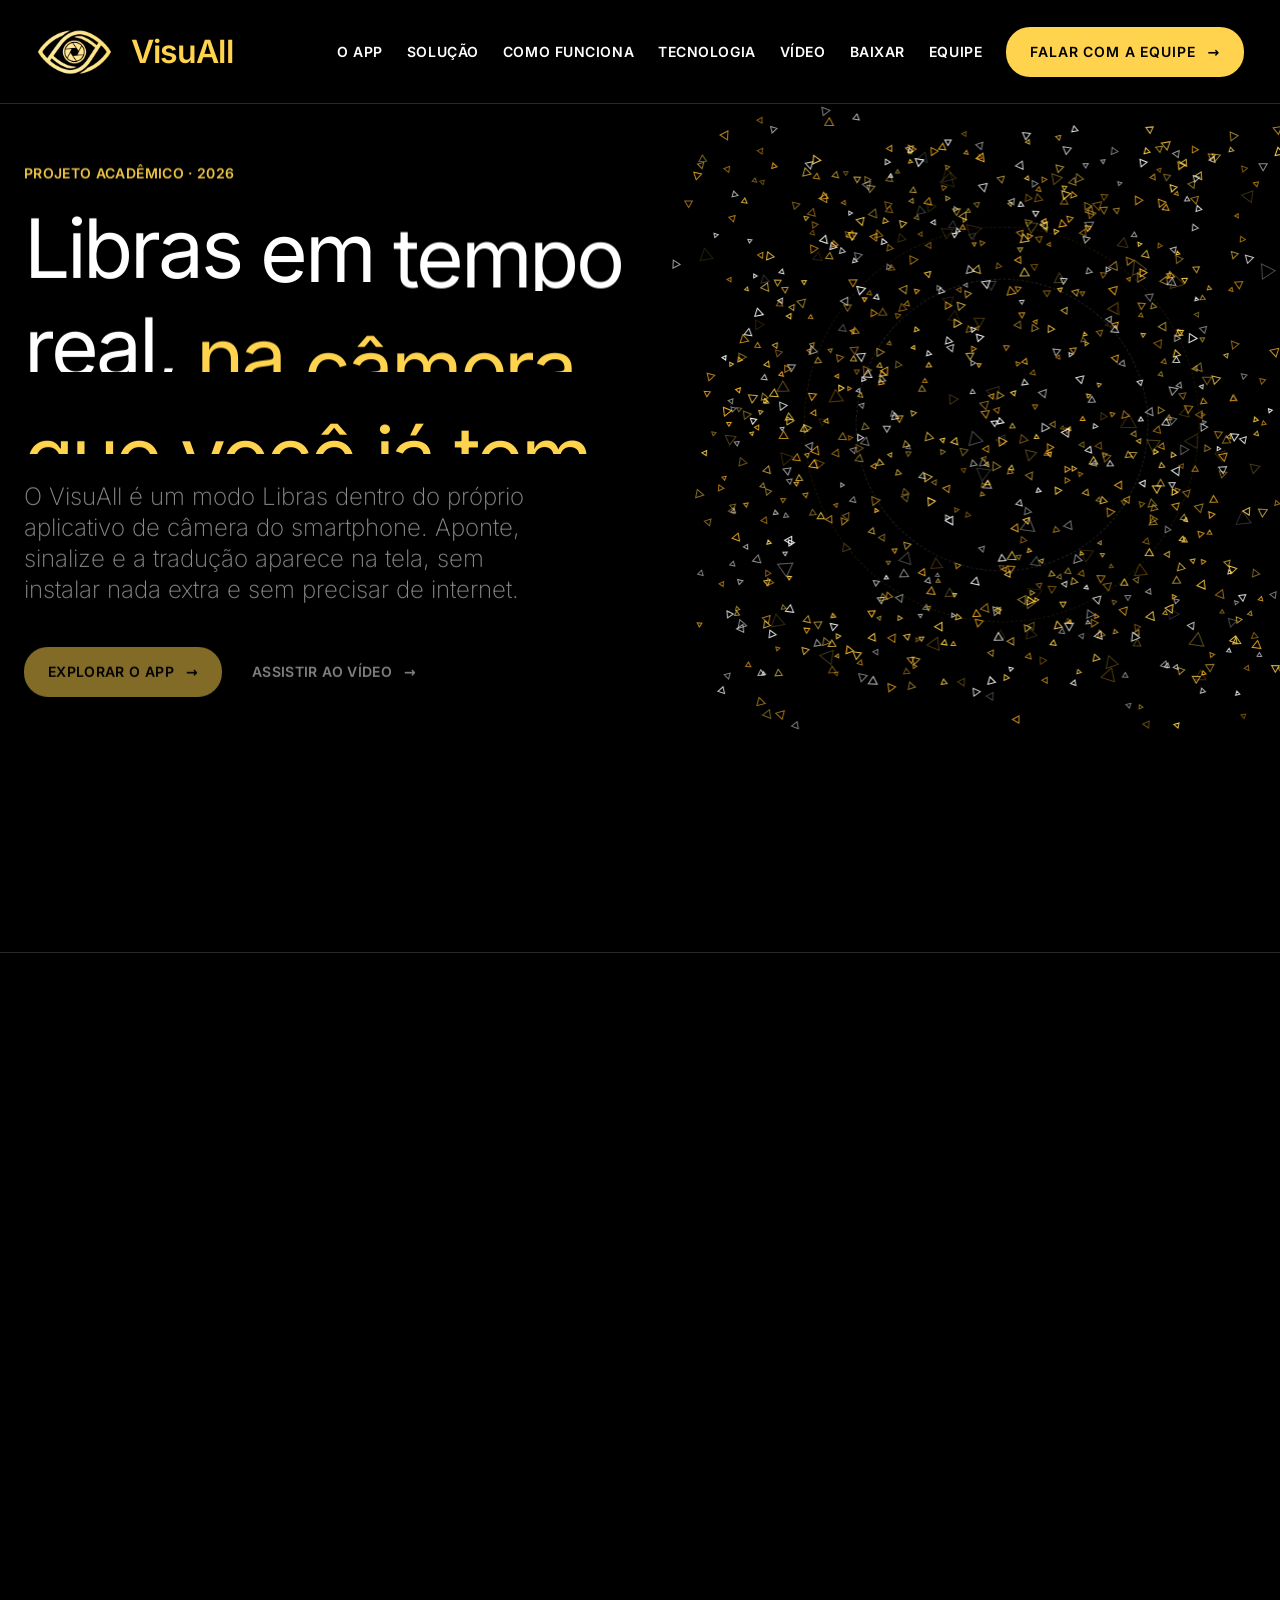
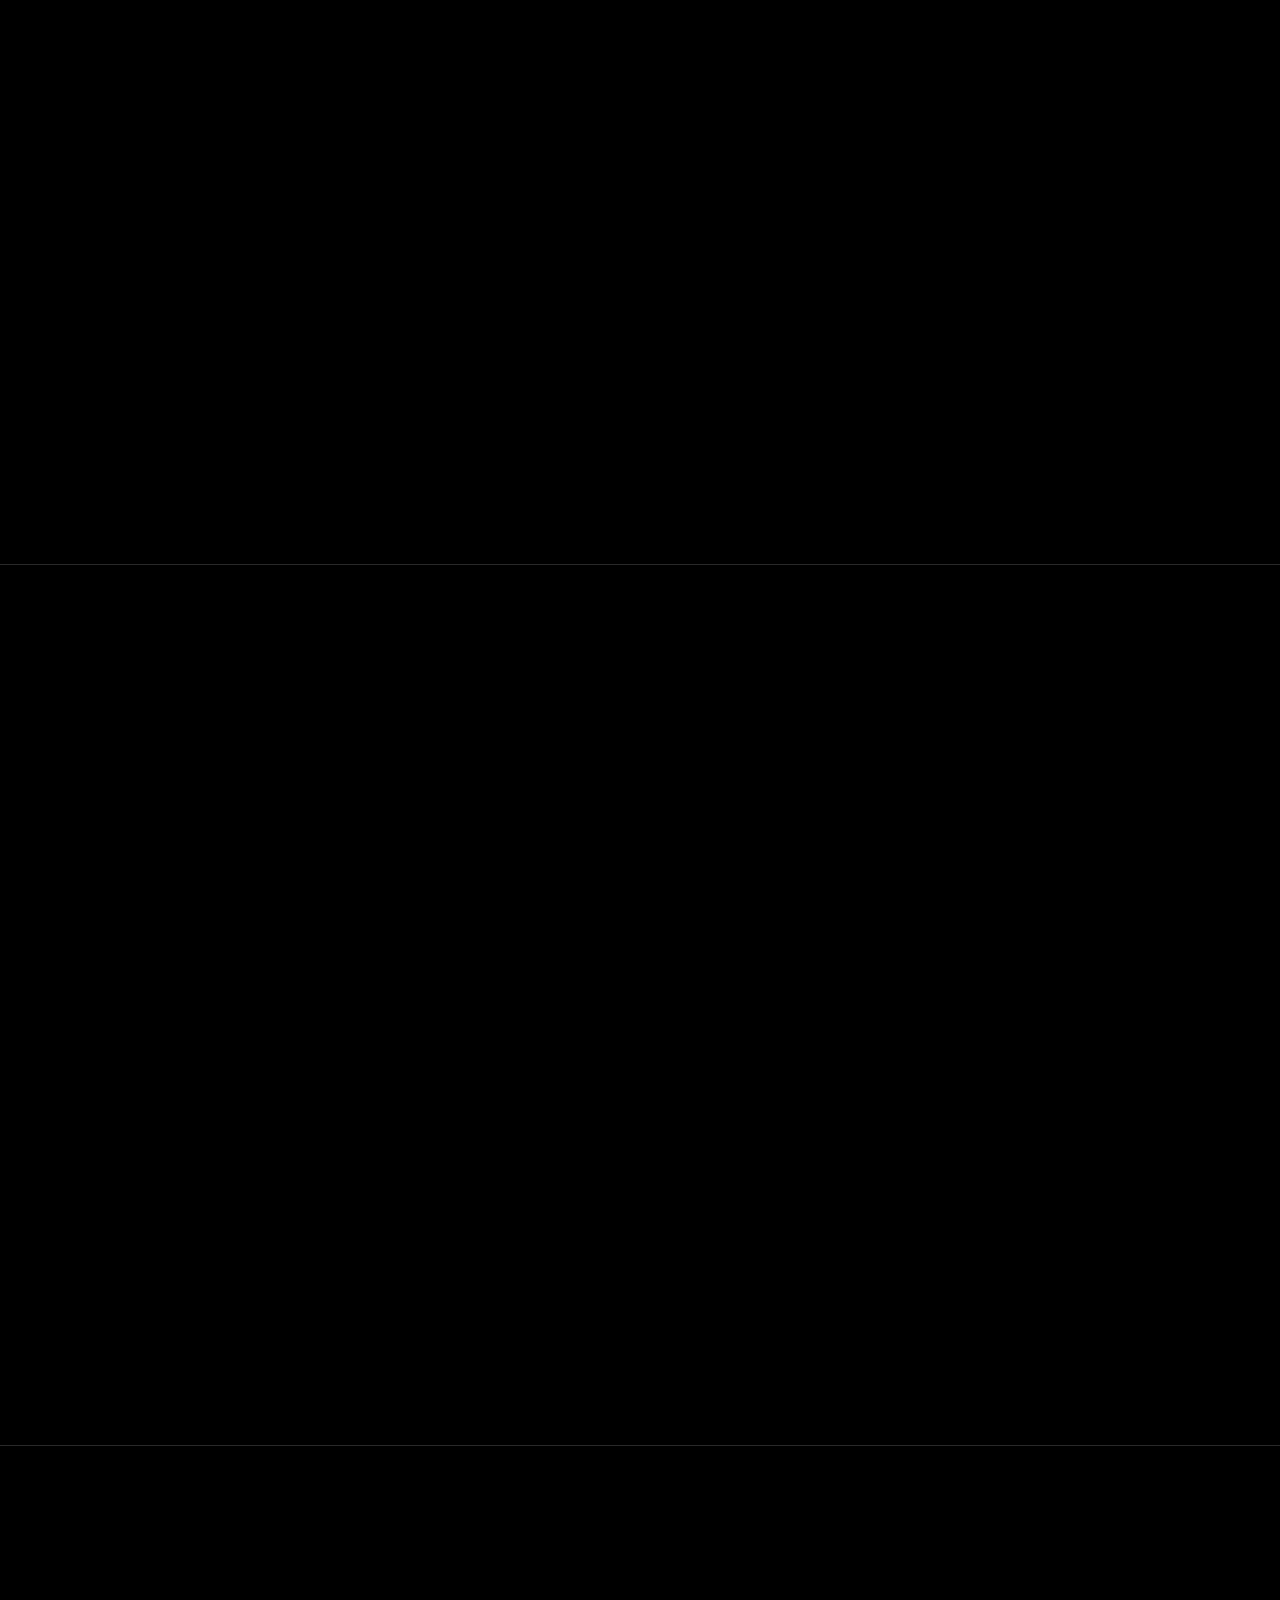
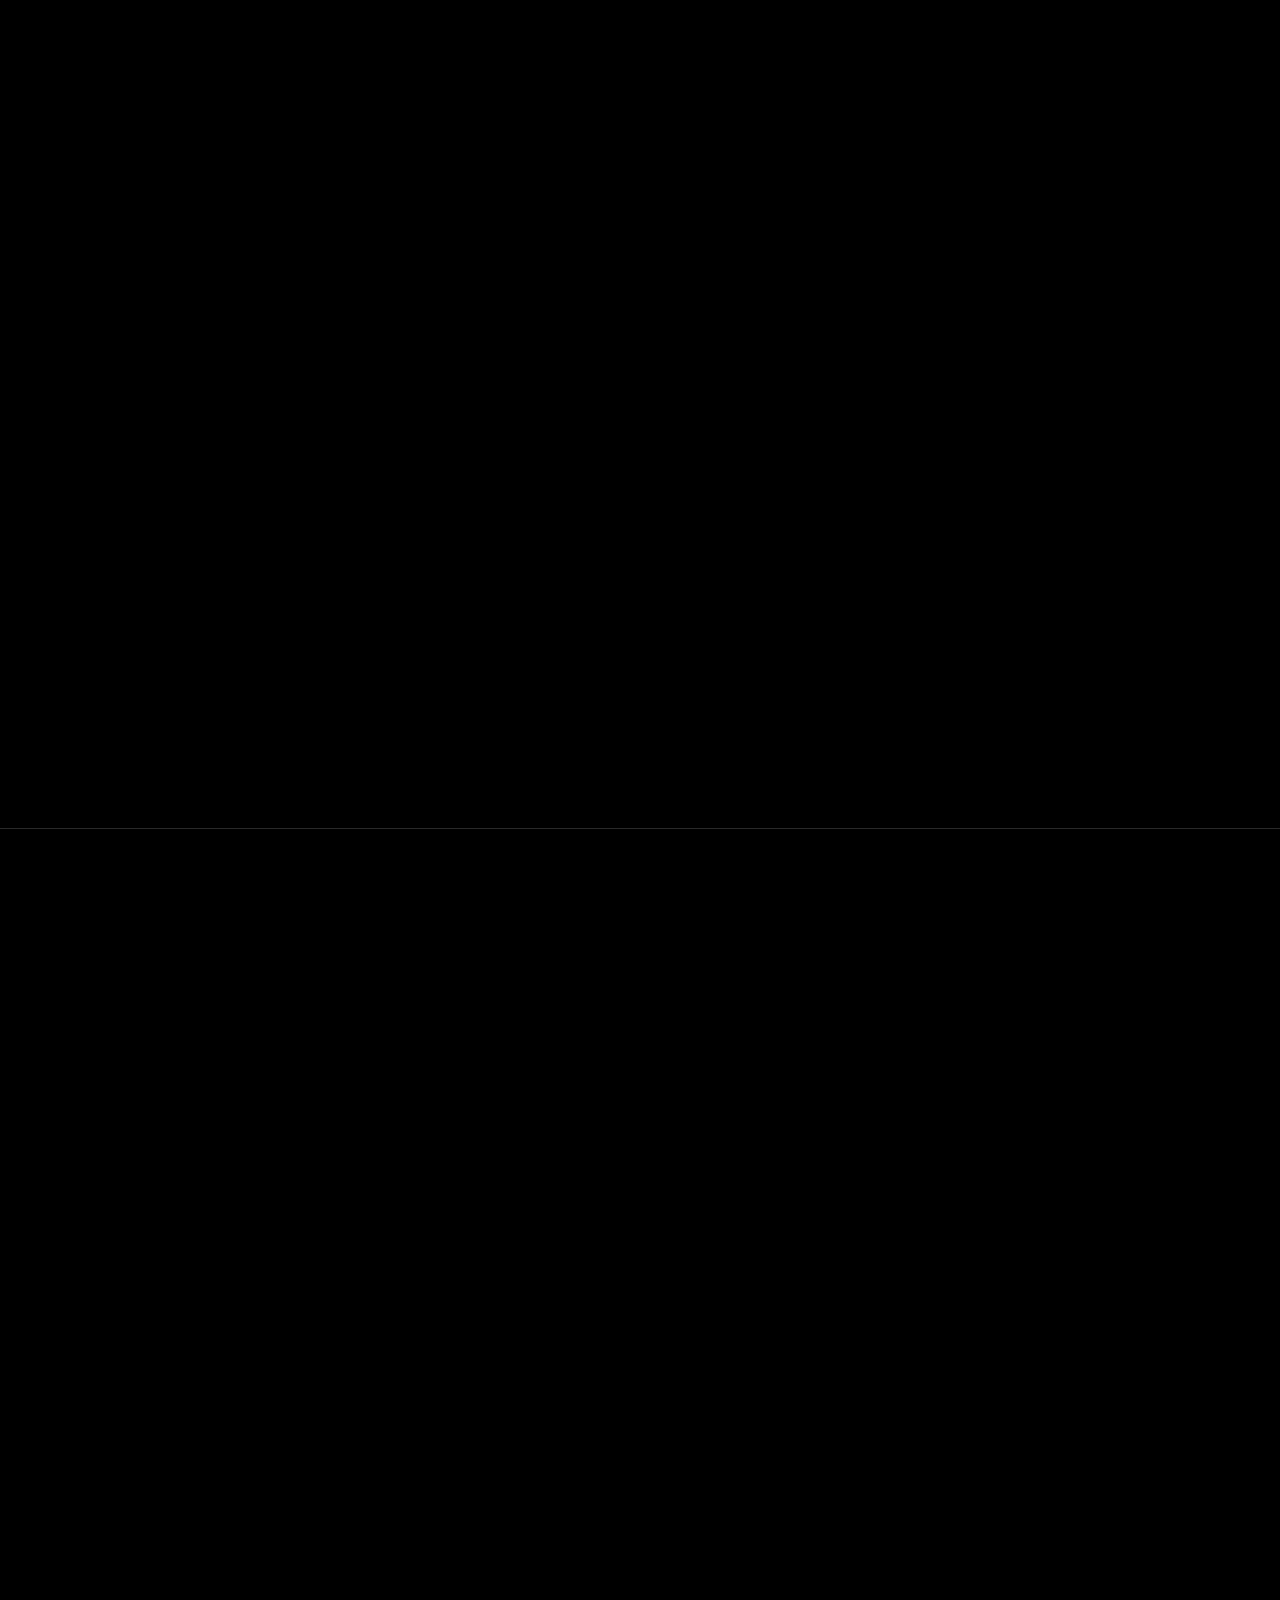
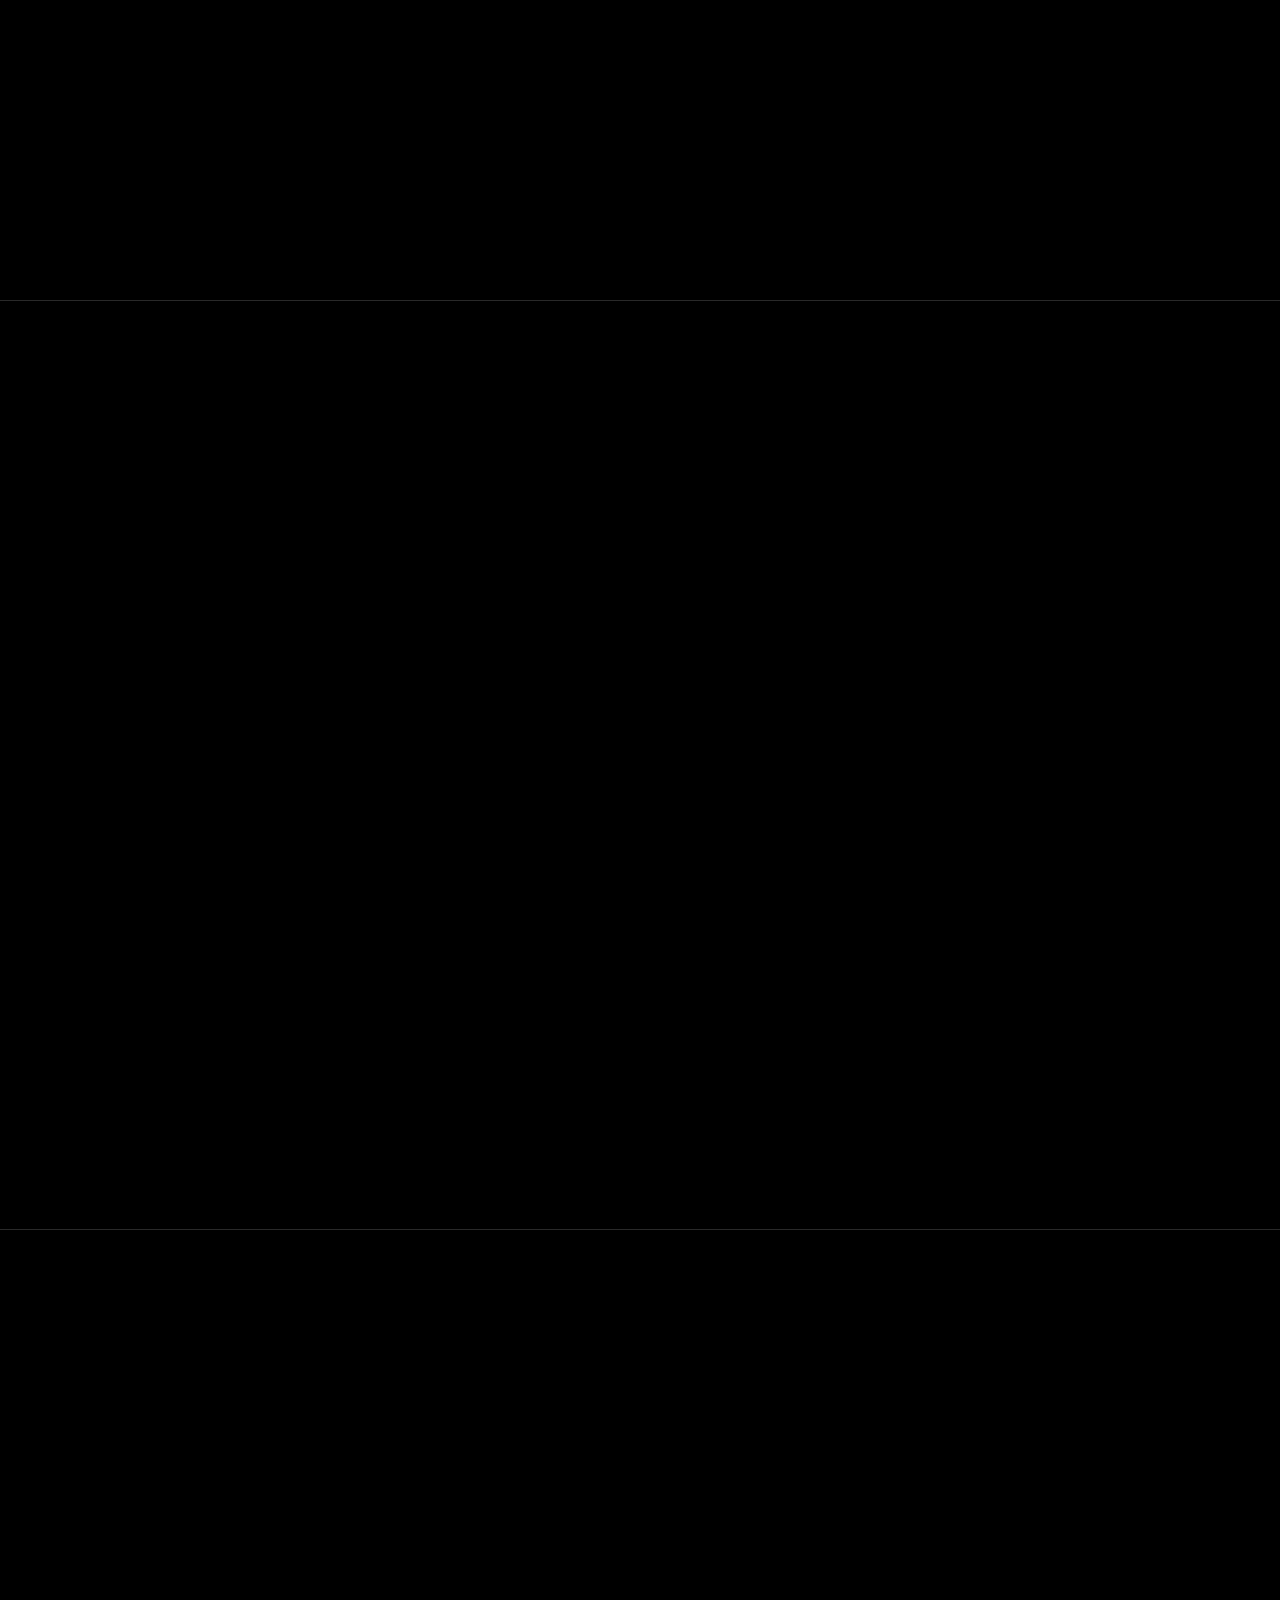
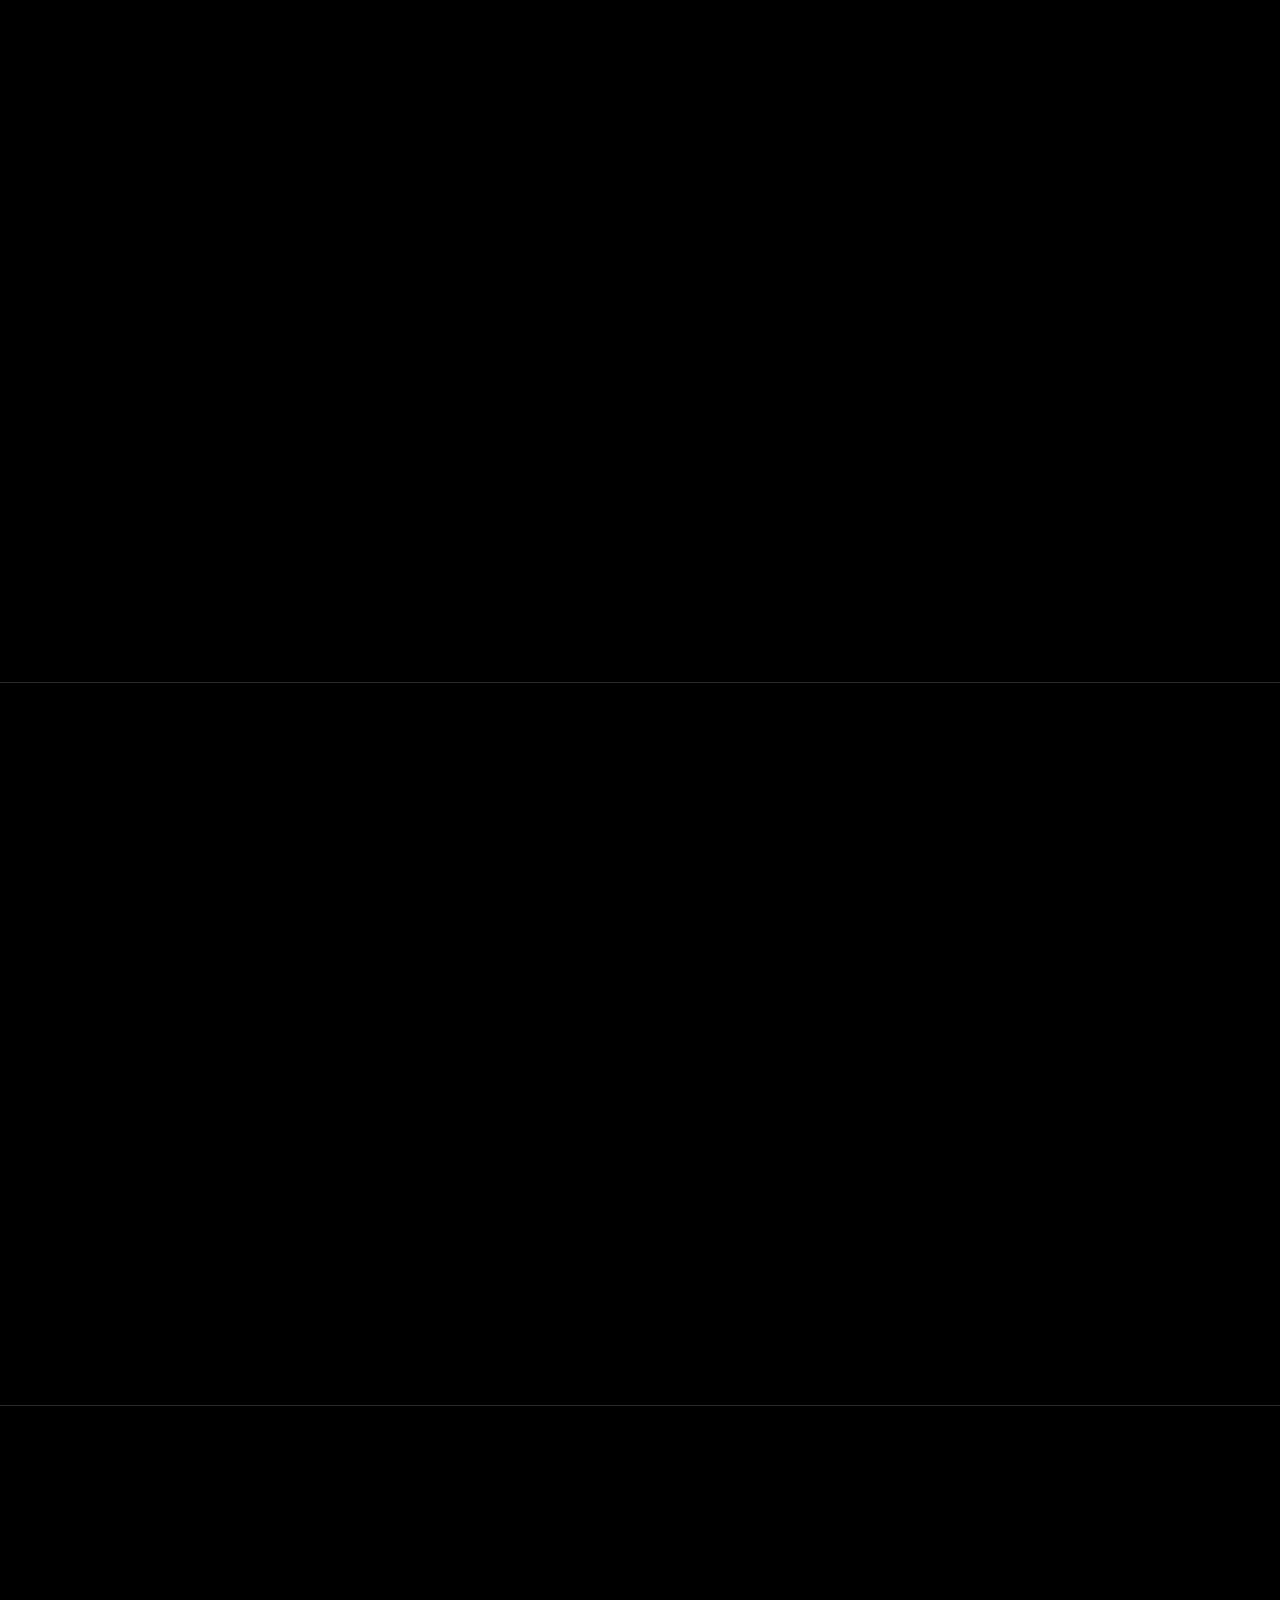
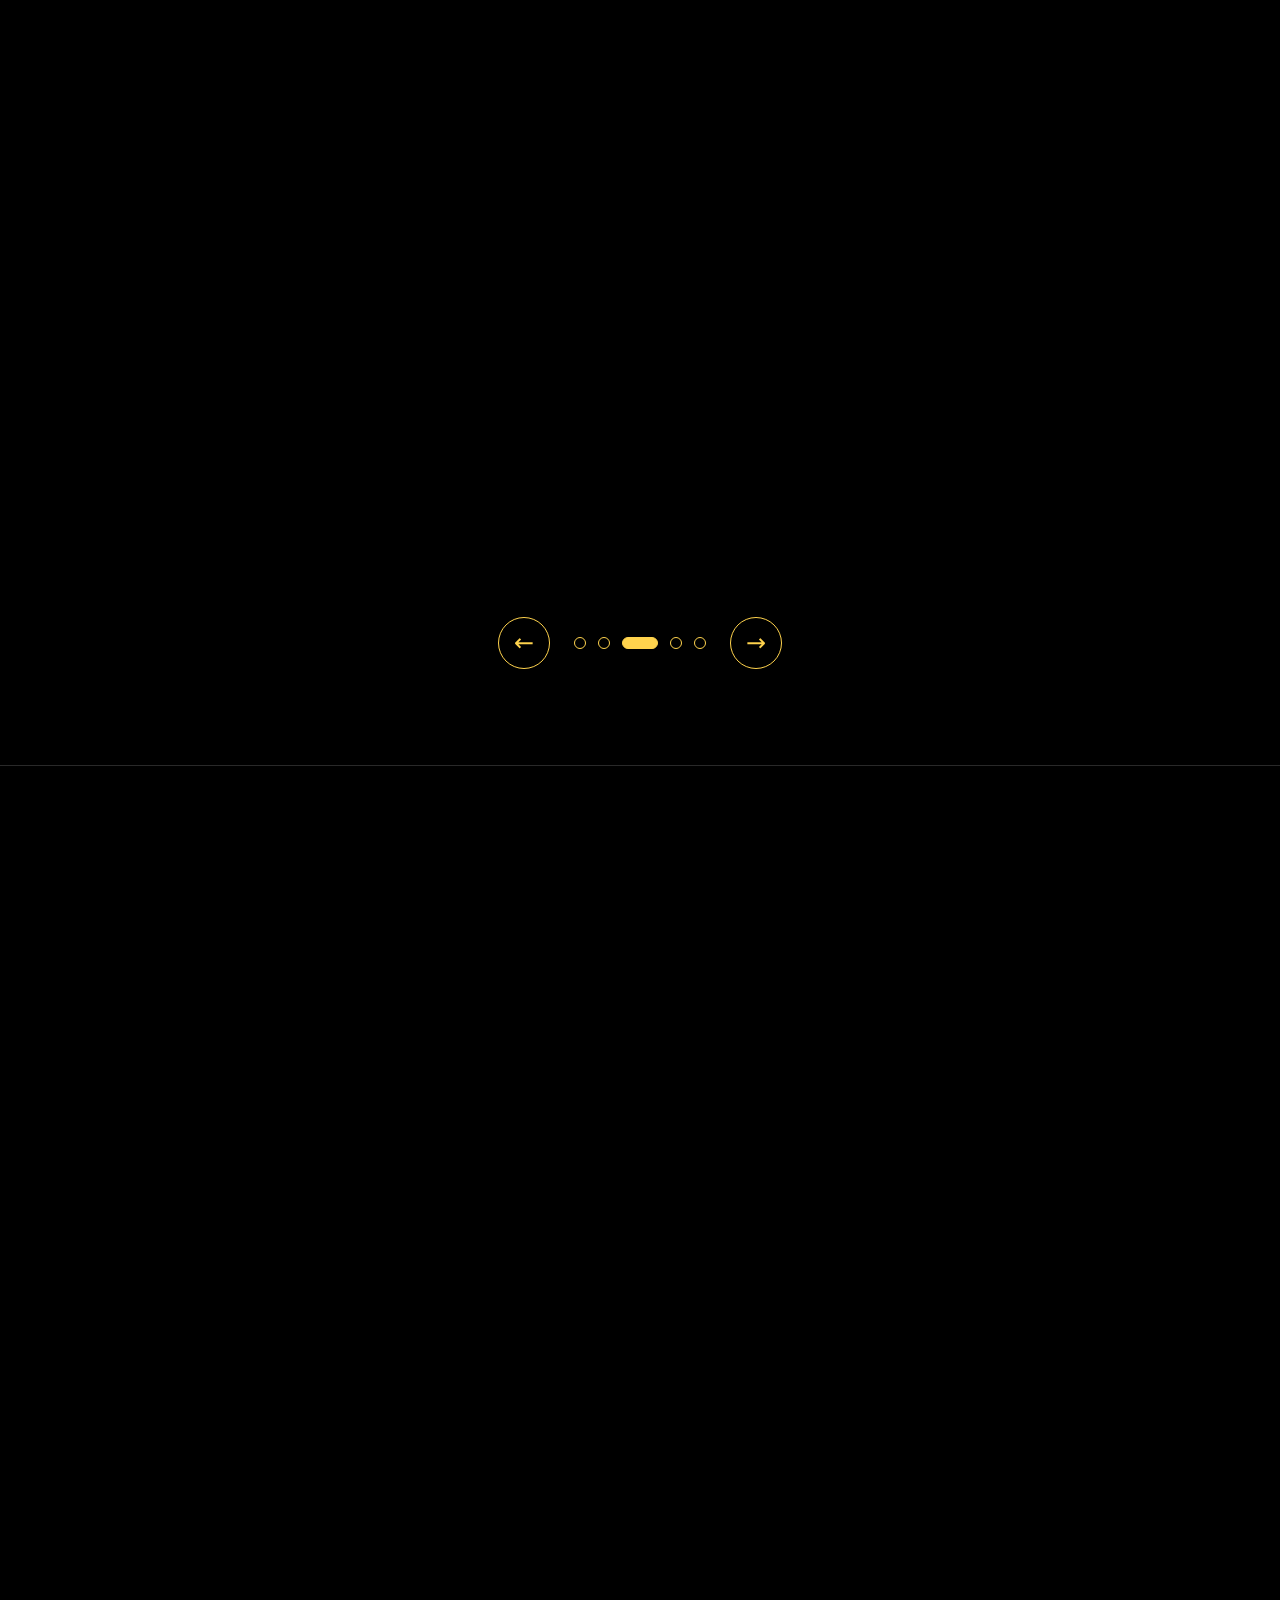
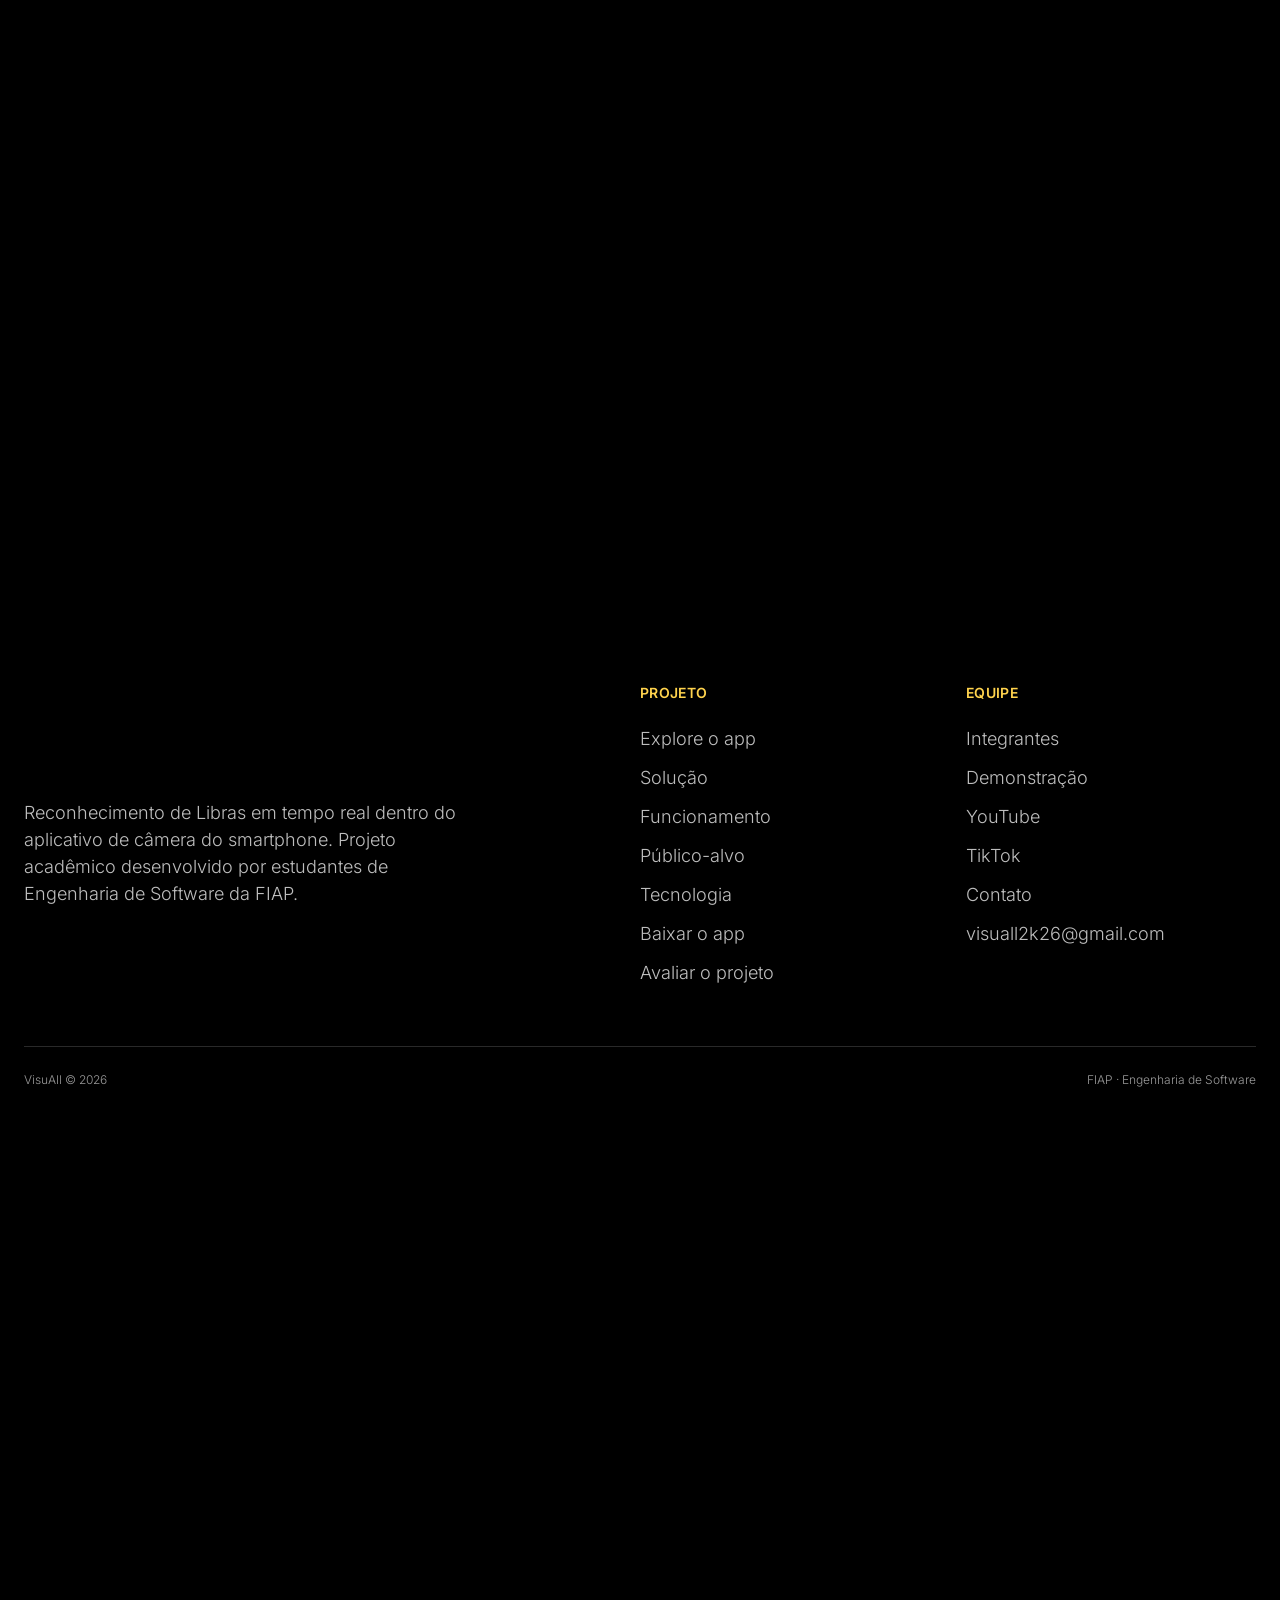
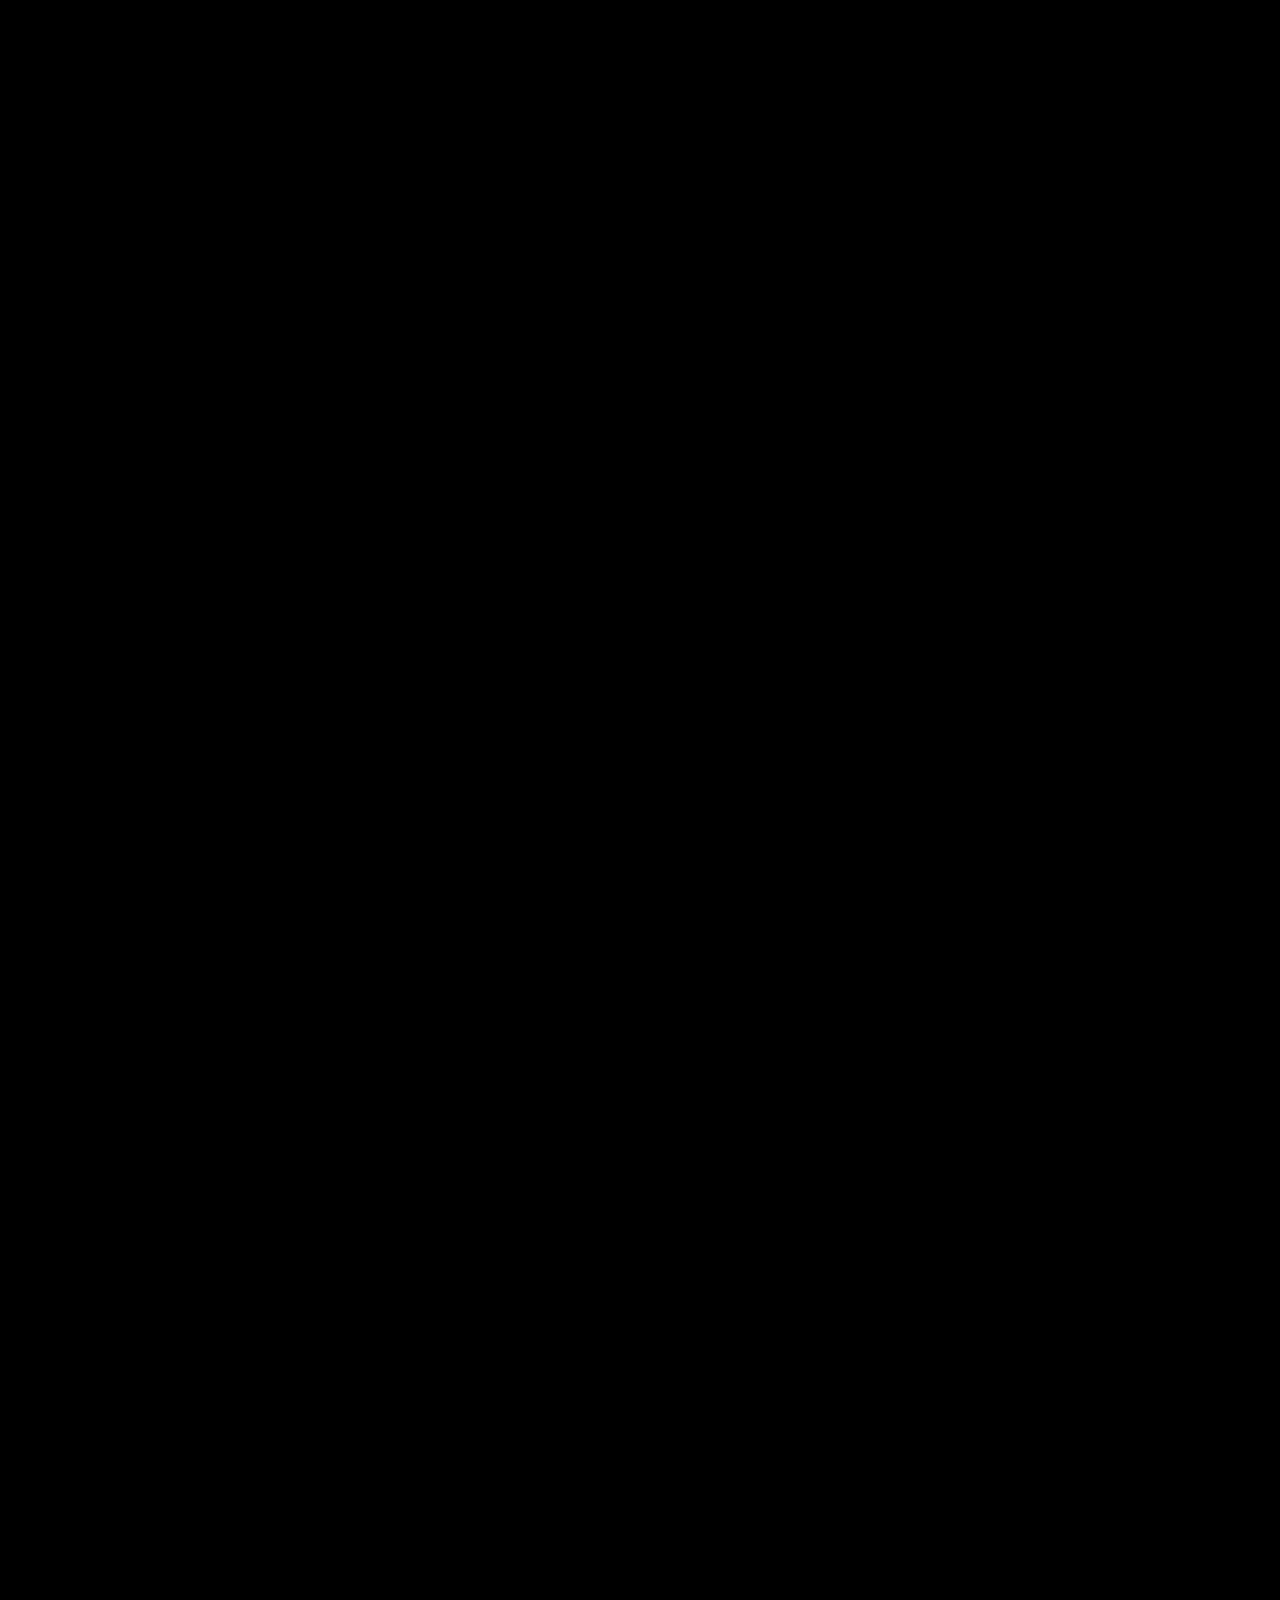
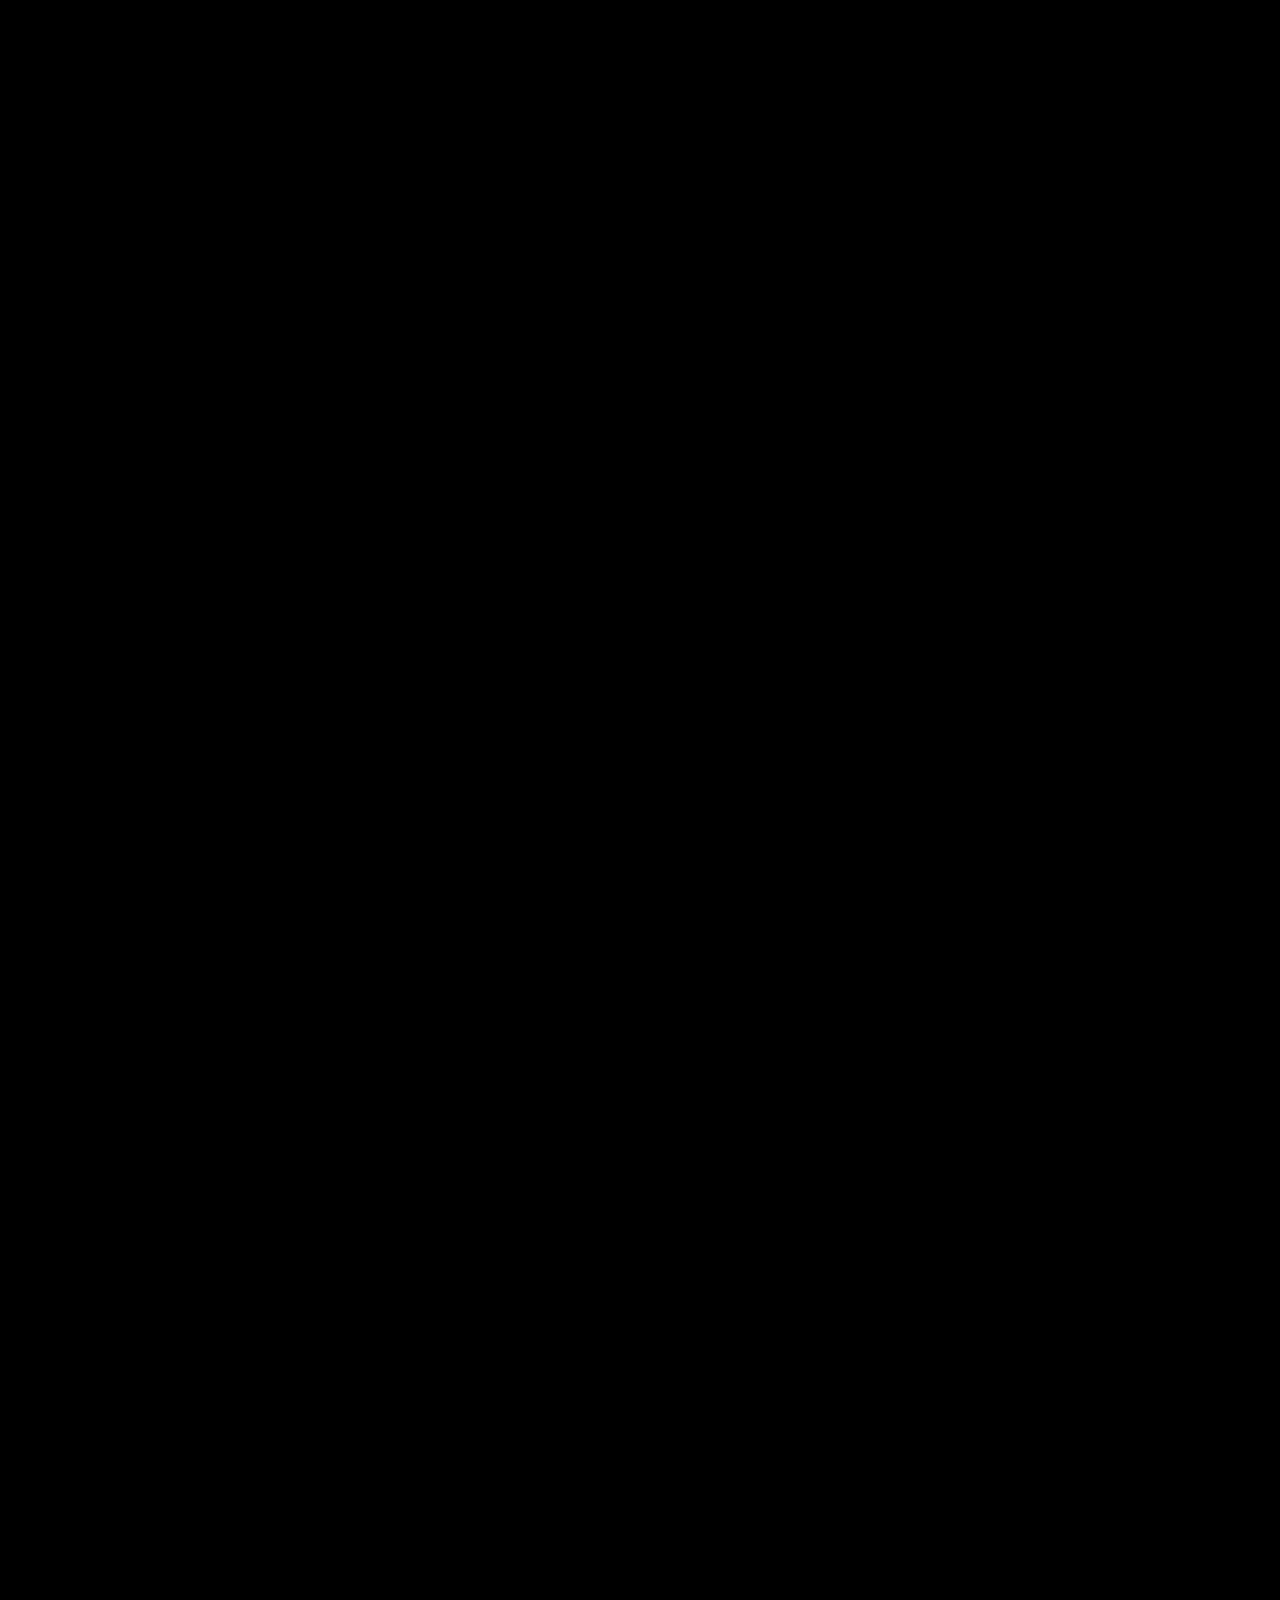
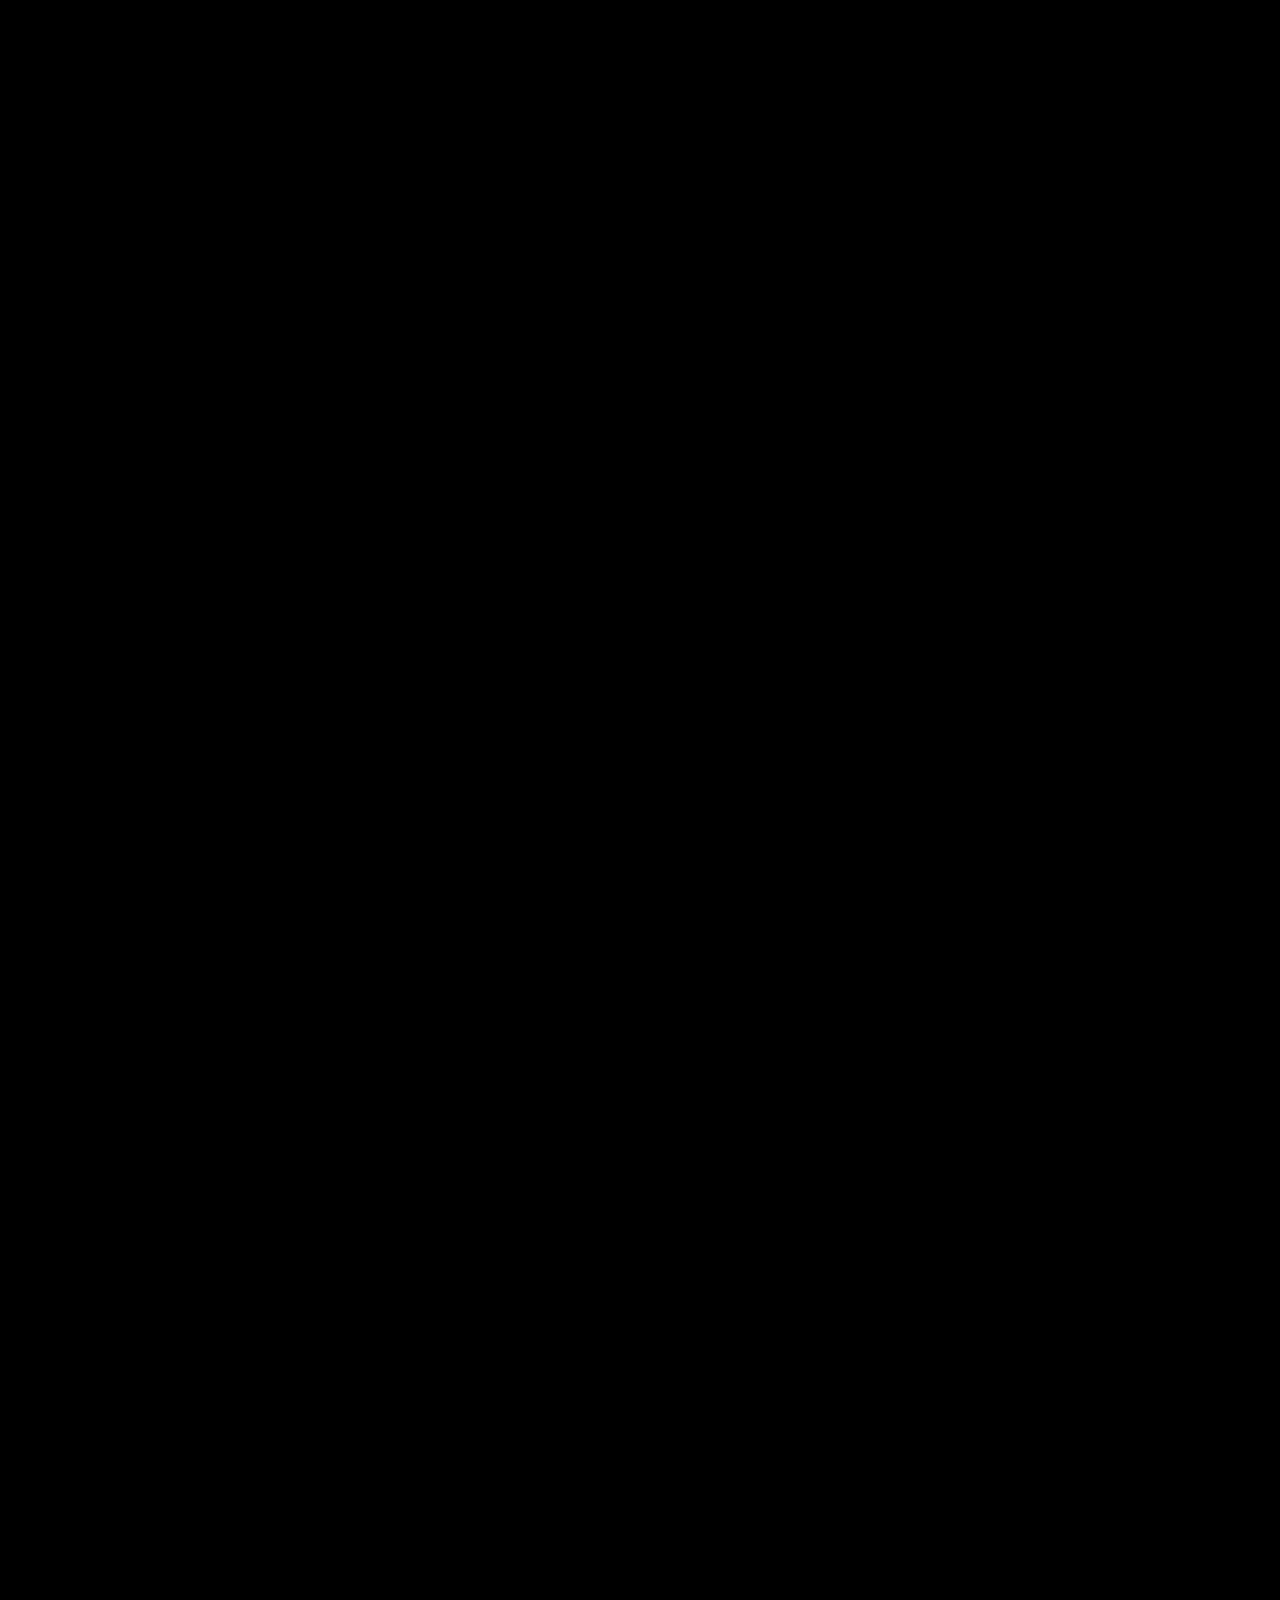
<file: site/index.html>
<!DOCTYPE html>
<html lang="pt-BR">
<head>
    <meta charset="UTF-8">
    <meta name="viewport" content="width=device-width, initial-scale=1.0">
    <title>VisuAll</title>
    <!-- Porta de entrada: o site fica em html/index.html, esta página só leva até lá -->
    <meta http-equiv="refresh" content="0; url=html/index.html">
    <link rel="canonical" href="html/index.html">
    <style>body{margin:0;background:#000;color:#fff;font-family:system-ui,sans-serif;display:grid;place-items:center;min-height:100vh}a{color:#ffd34d}</style>
</head>
<body>
    <p><a href="html/index.html">Abrir o site do VisuAll</a></p>
</body>
</html>
</file>
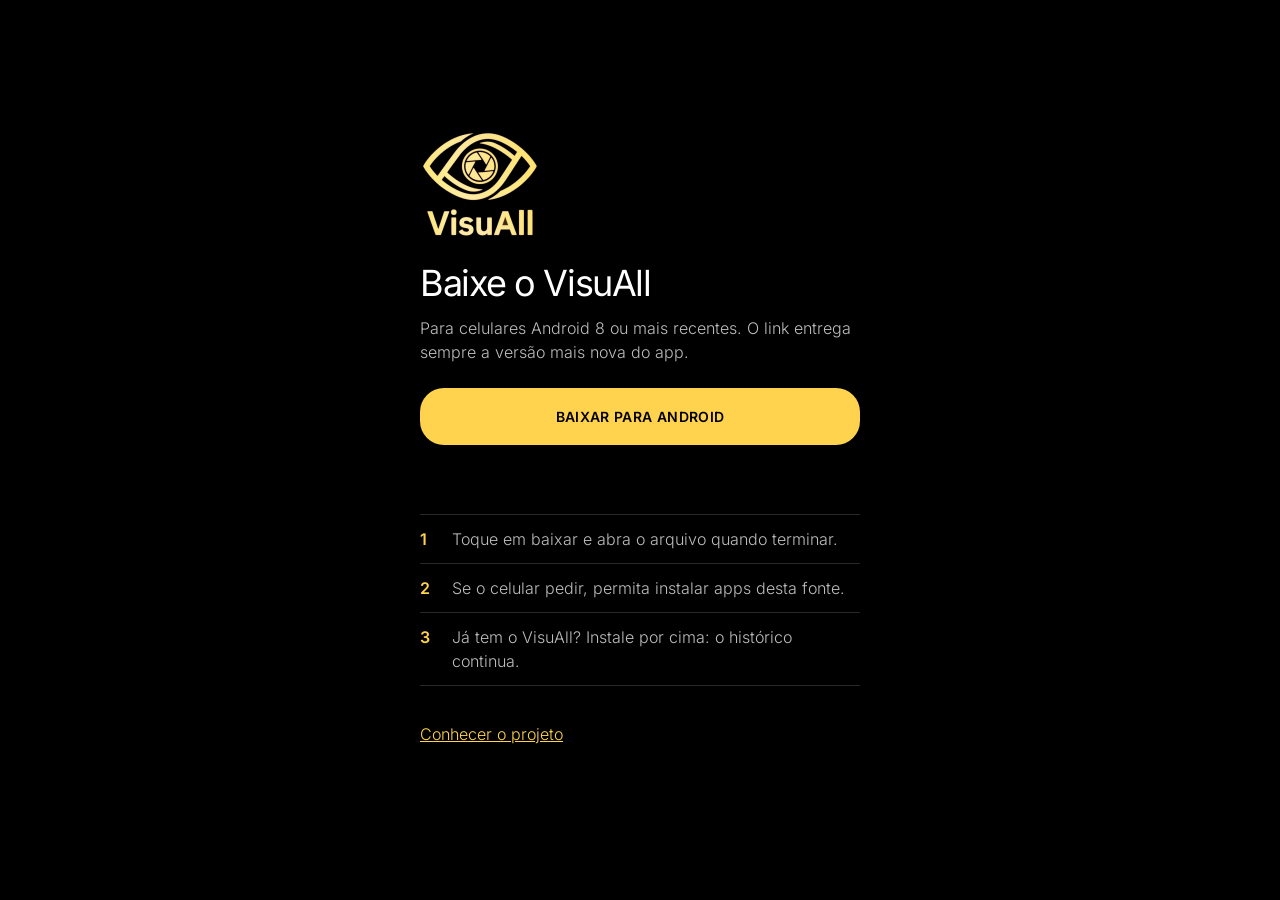
<file: site/baixar/index.html>
<!DOCTYPE html>
<html lang="pt-BR">
<head>
    <meta charset="UTF-8">
    <meta name="viewport" content="width=device-width, initial-scale=1.0">
    <title>Baixar o VisuAll</title>
    <meta name="description" content="Baixe a versão mais recente do VisuAll para Android.">
    <meta name="theme-color" content="#000000">
    <link rel="icon" href="../images/favicon-64.png" type="image/png">
    <!-- Endereço fixo de propósito: é para cá que o QR code aponta. Se o app
         mudar de lugar (Play Store, outro repositório), só o link do botão
         abaixo muda, e todo QR já impresso continua funcionando. -->
    <style>
        @font-face{font-family:'Inter';font-weight:100 900;font-display:swap;src:url('../fonts/inter-latin.woff2') format('woff2')}
        *{box-sizing:border-box}
        body{margin:0;min-height:100vh;display:grid;place-items:center;padding:24px 20px;background:#000;color:#fff;font-family:'Inter',system-ui,sans-serif;font-weight:300;line-height:1.5}
        main{width:100%;max-width:440px}
        img{display:block;width:120px;height:auto;margin-bottom:24px}
        h1{margin:0 0 12px;font-size:36px;font-weight:400;line-height:1.1;letter-spacing:-.04em}
        p{margin:0 0 24px;color:#bdbdbd}
        .btn{display:flex;justify-content:center;padding:18px 24px;border-radius:24px;background:#ffd34d;color:#000;font-size:14px;font-weight:600;letter-spacing:.025em;text-transform:uppercase;text-decoration:none}
        .btn:hover,.btn:focus-visible{background:#fff}
        .versao{margin:12px 0 36px;font-size:14px;text-align:center;color:#9a9a9a}
        ol{margin:0 0 36px;padding:0;list-style:none;counter-reset:passo;border-top:1px solid rgba(255,255,255,.16)}
        li{counter-increment:passo;display:grid;grid-template-columns:32px 1fr;padding:12px 0;border-bottom:1px solid rgba(255,255,255,.16);color:#bdbdbd}
        li::before{content:counter(passo);color:#ffd34d;font-weight:600}
        a.voltar{color:#ffd34d}
    </style>
</head>
<body>
    <main>
        <img src="../images/logo-completa.webp" alt="VisuAll" width="480" height="440">
        <h1>Baixe o VisuAll</h1>
        <p>Para celulares Android 8 ou mais recentes. O link entrega sempre a versão mais nova do app.</p>

        <a class="btn" href="https://github.com/Juanduarte050508/VisuAll/releases/download/app/VisuAll.apk">Baixar para Android</a>
        <p class="versao" data-versao-apk>&nbsp;</p>

        <ol>
            <li>Toque em baixar e abra o arquivo quando terminar.</li>
            <li>Se o celular pedir, permita instalar apps desta fonte.</li>
            <li>Já tem o VisuAll? Instale por cima: o histórico continua.</li>
        </ol>

        <p><a class="voltar" href="../html/index.html">Conhecer o projeto</a></p>
    </main>
    <script src="../js/versao-apk.js" defer></script>
</body>
</html>
</file>
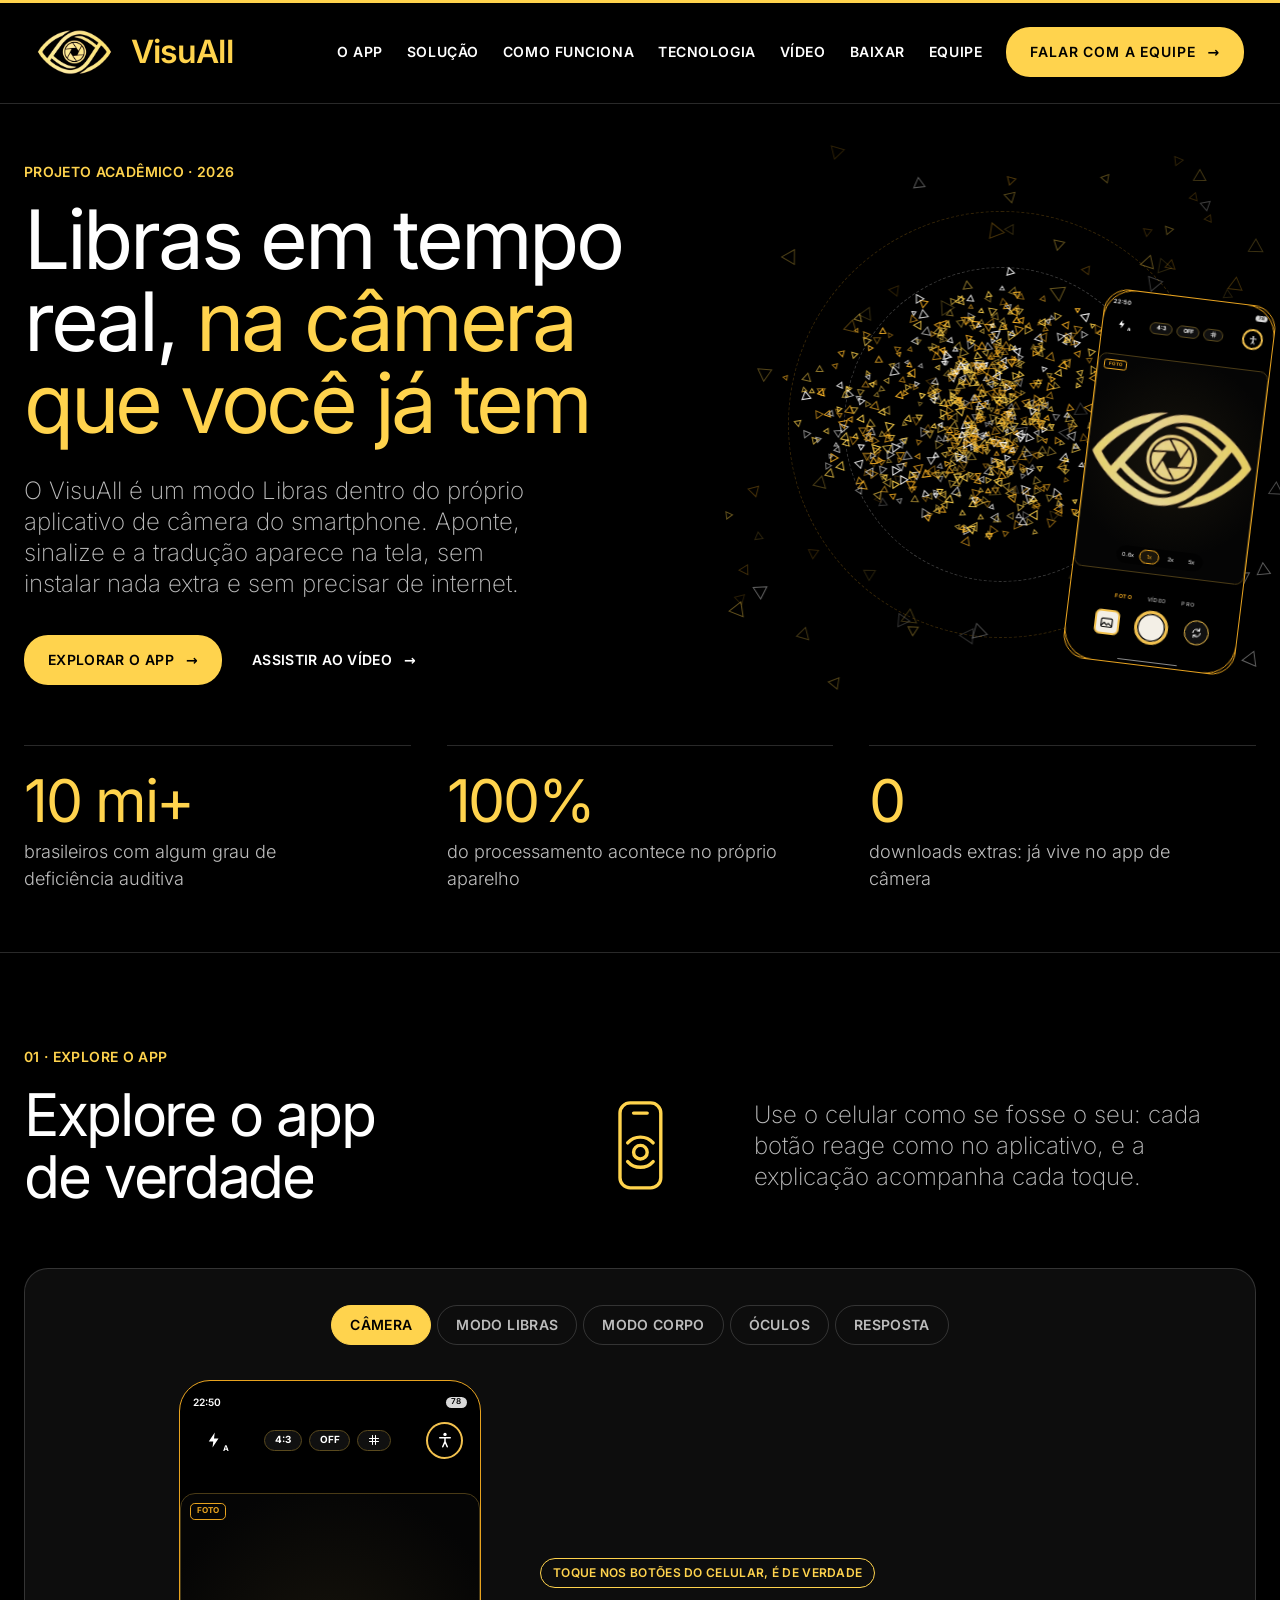
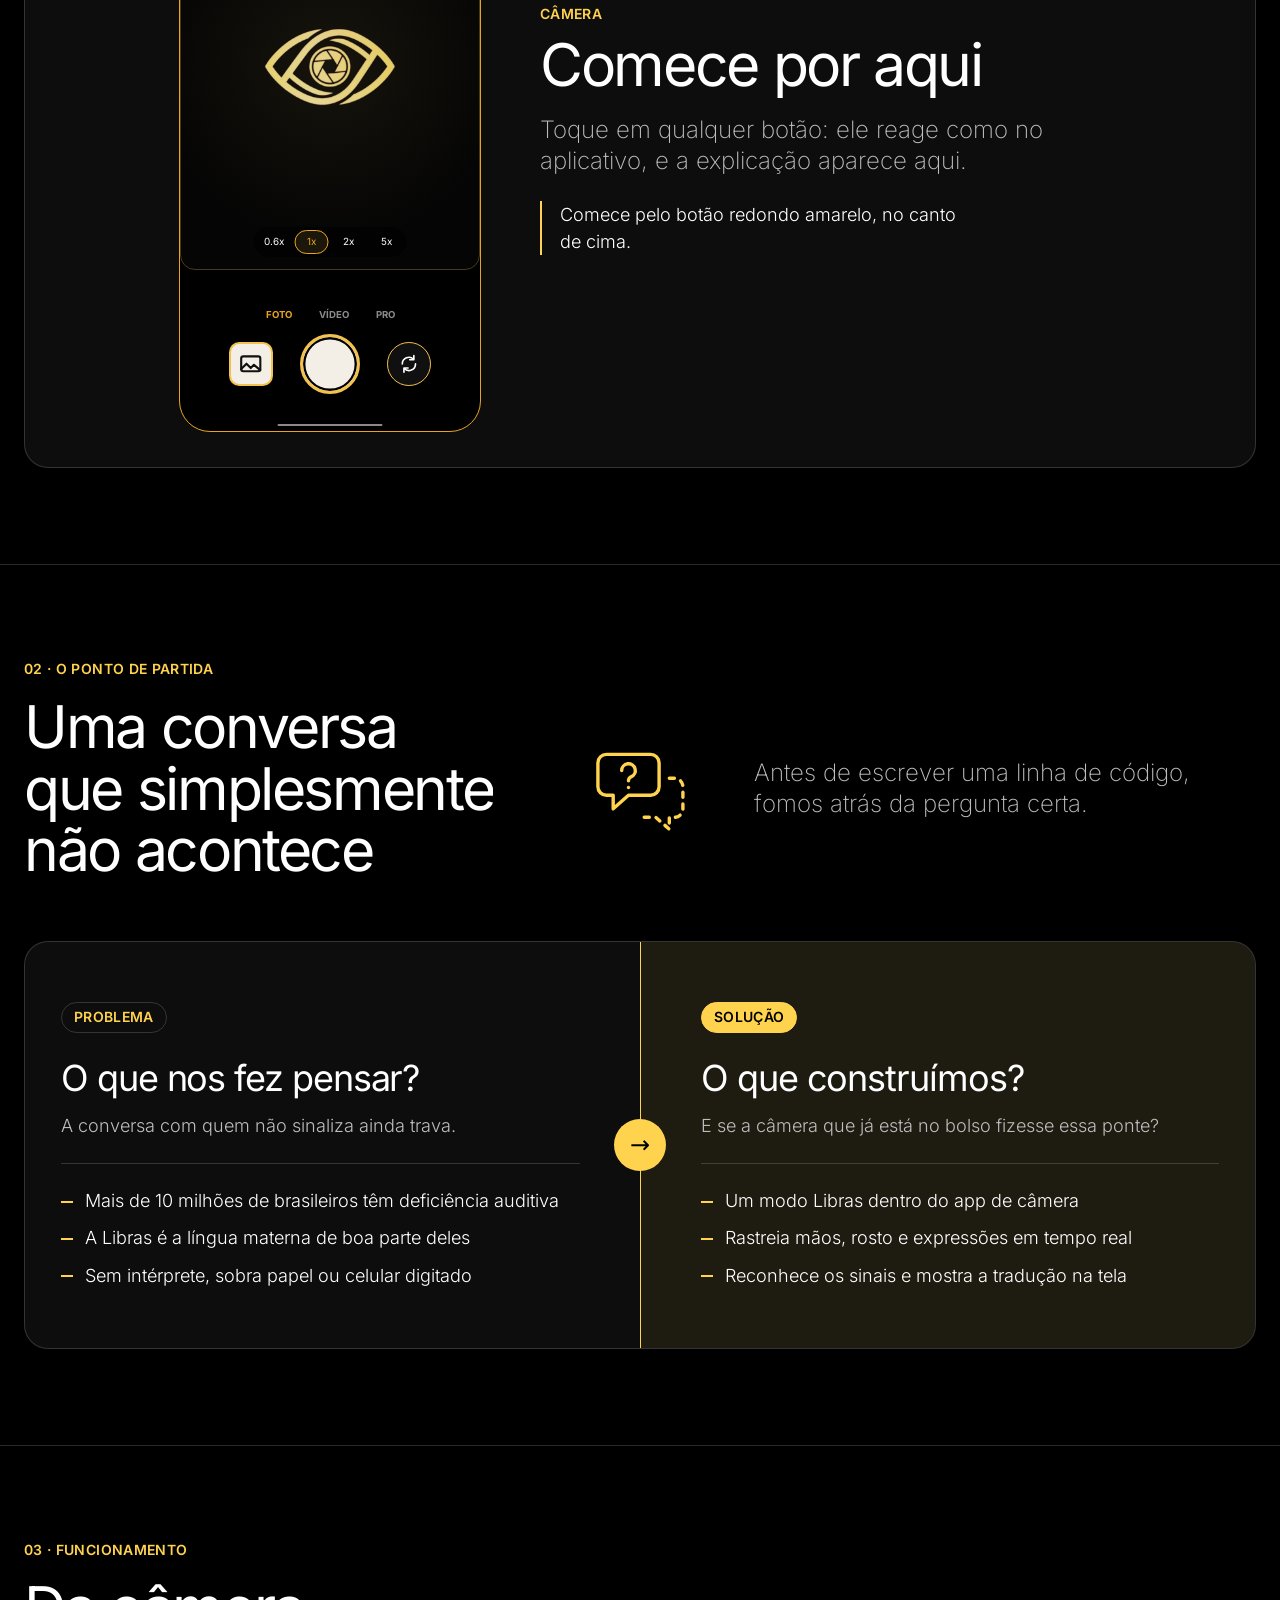
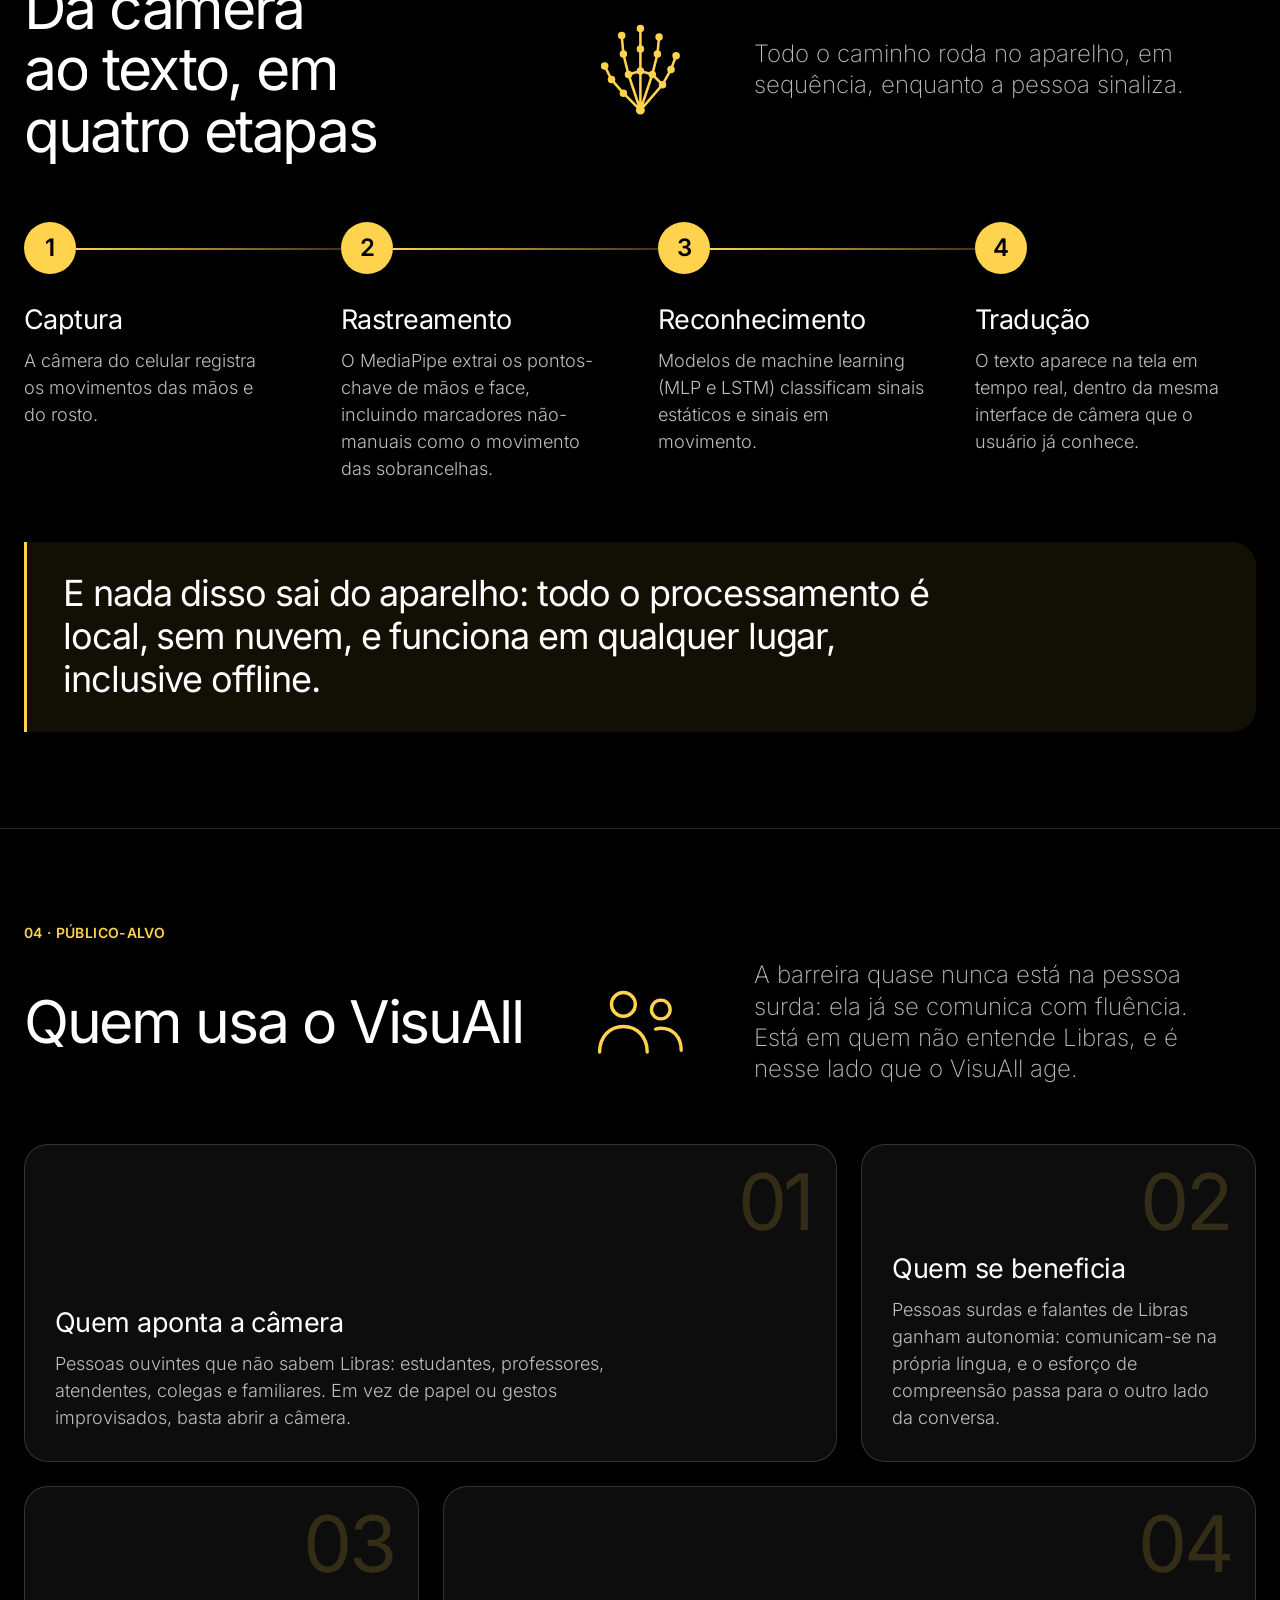
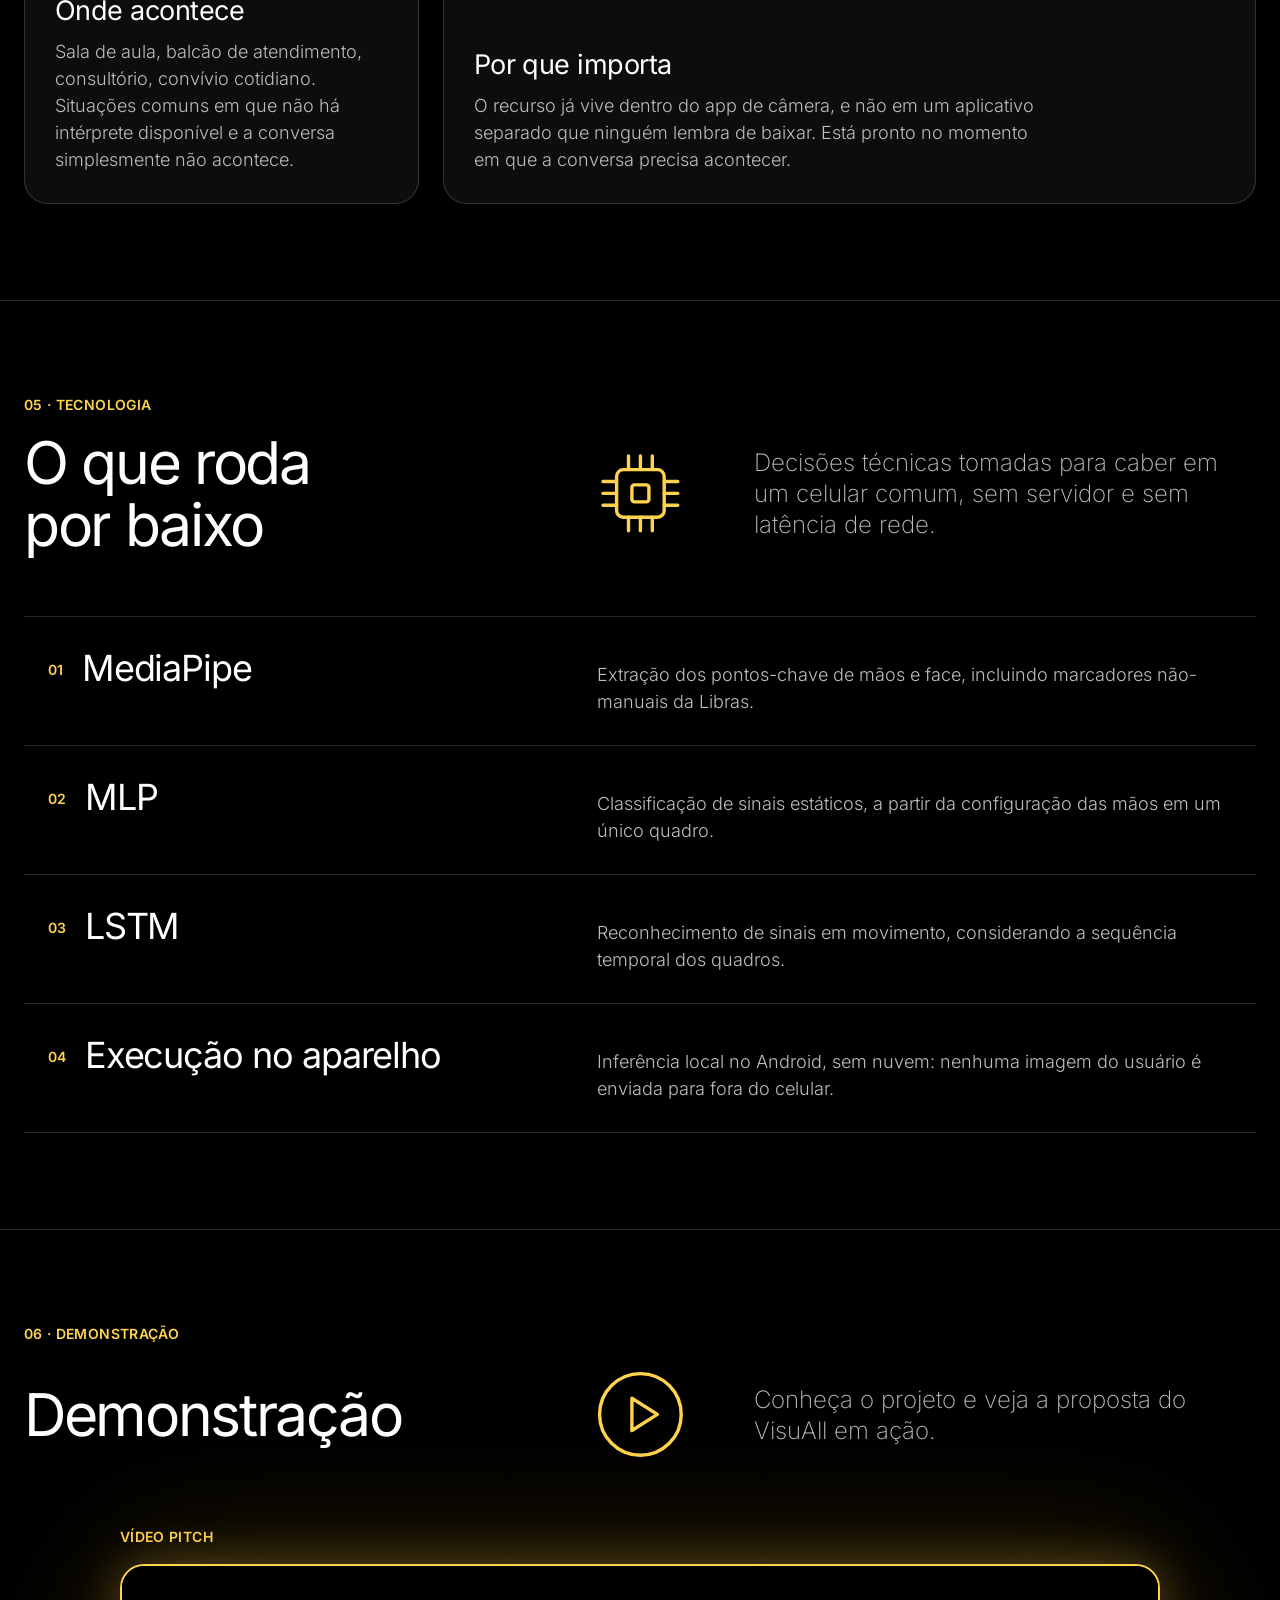
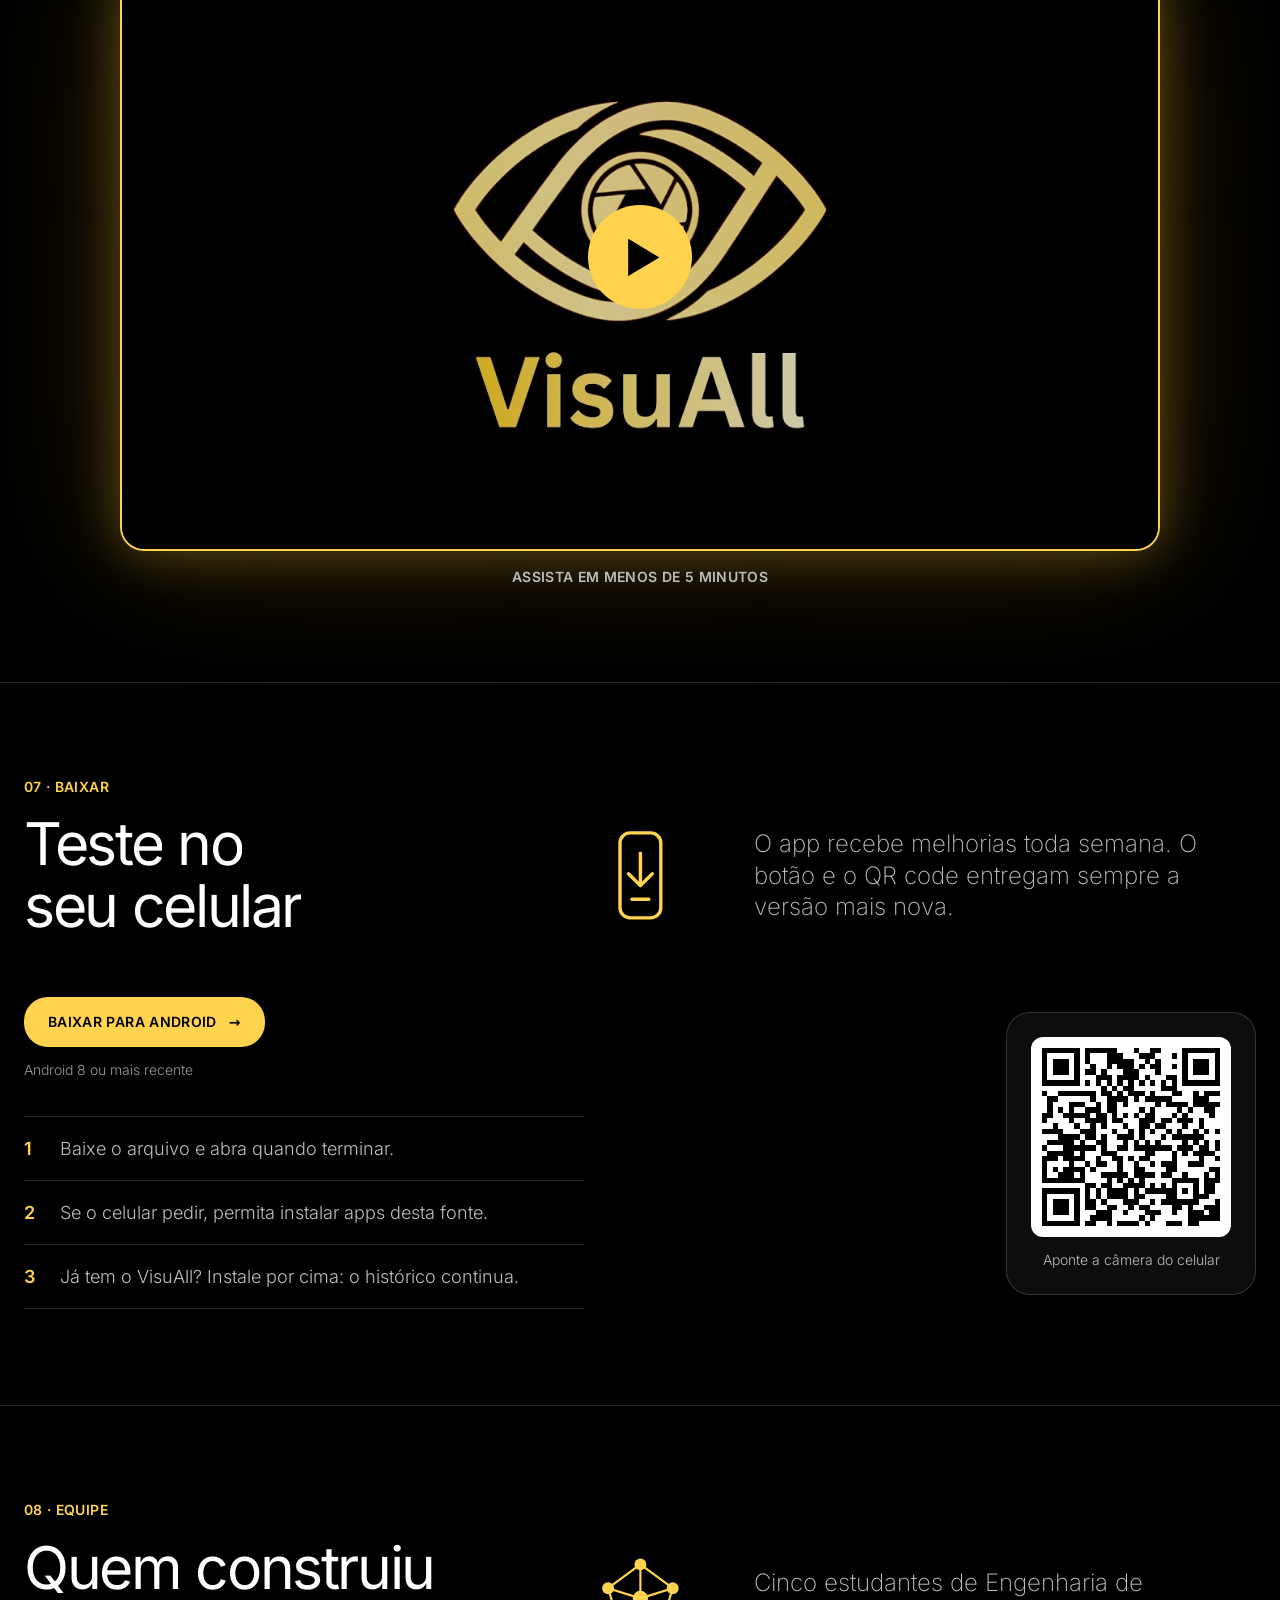
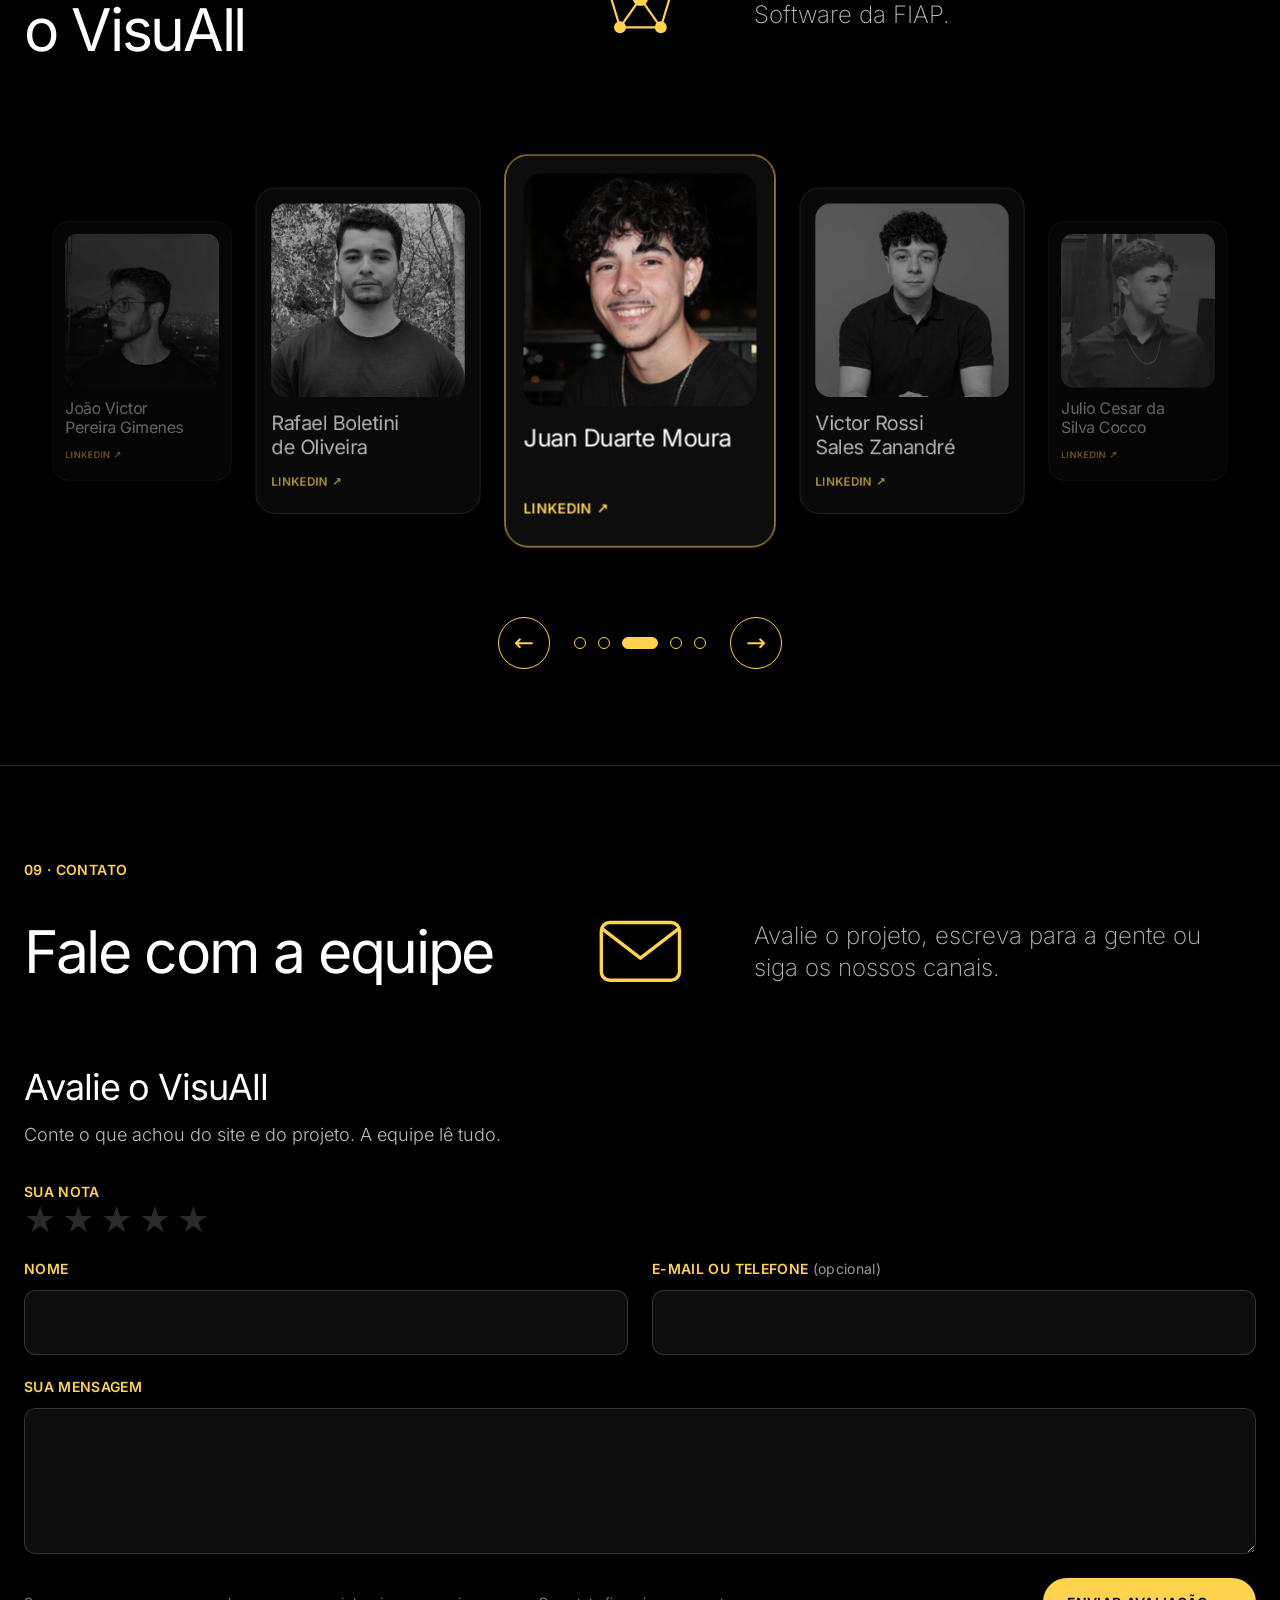
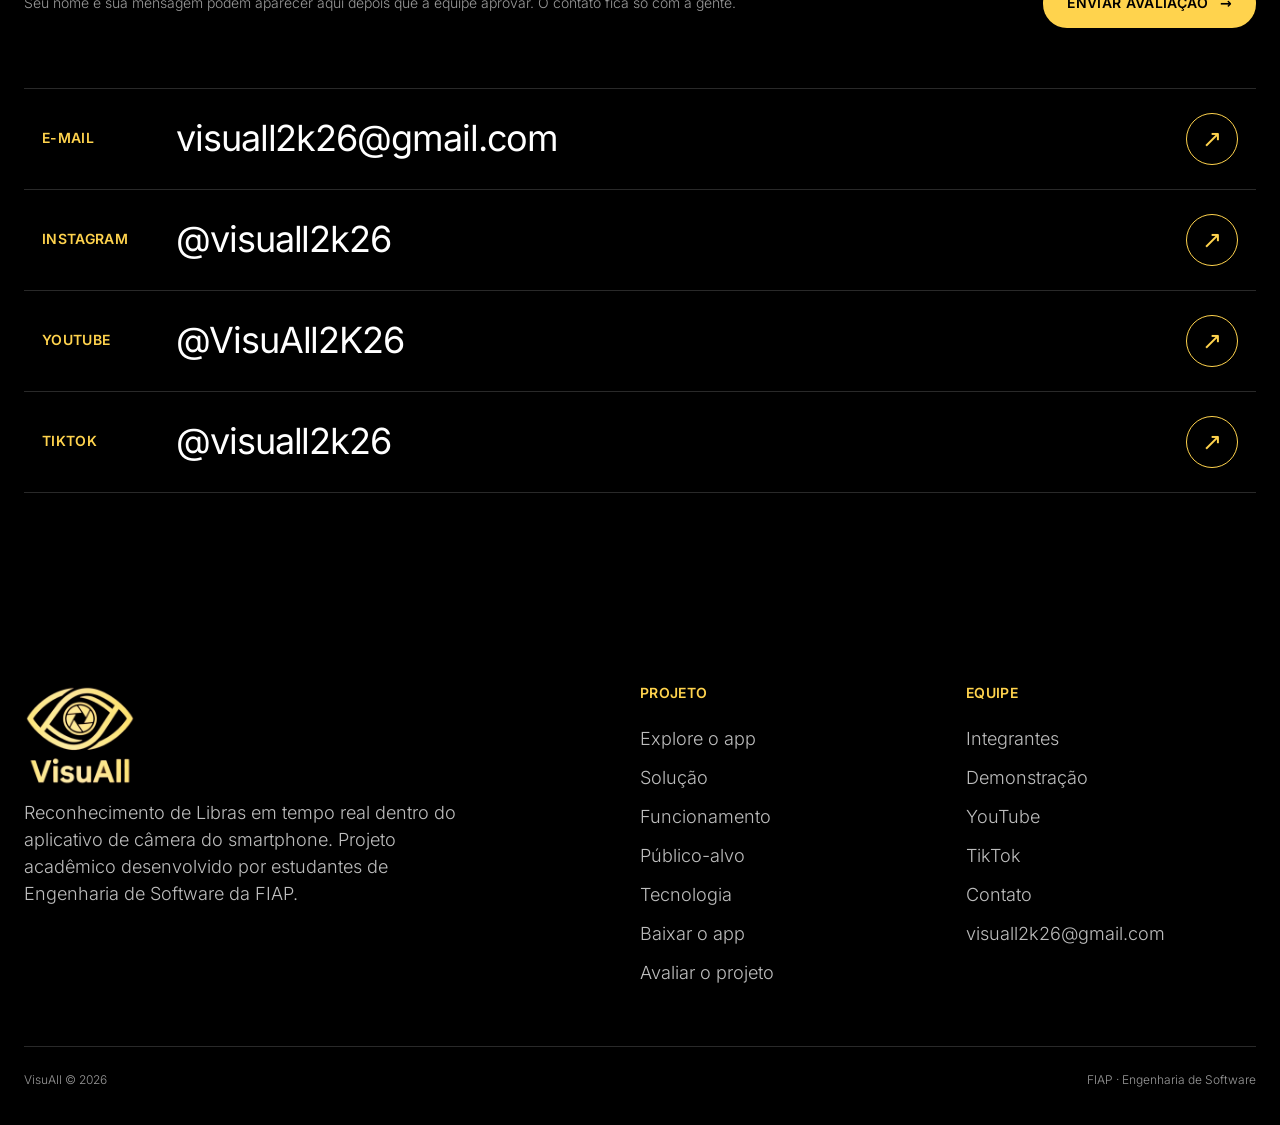
<file: site/html/index.html>
<!DOCTYPE html>
<html lang="pt-BR">
<head>
    <meta charset="UTF-8">
    <meta name="viewport" content="width=device-width, initial-scale=1.0">
    <title>VisuAll: Libras em tempo real na câmera do seu smartphone</title>

    <meta name="description" content="O VisuAll é um modo Libras integrado ao aplicativo de câmera do smartphone: reconhece sinais em tempo real e exibe a tradução na tela, com processamento 100% local e sem depender de internet.">
    <meta name="author" content="Grupo VisuAll, FIAP">
    <meta name="theme-color" content="#000000">

    <!-- Pré-visualização em redes sociais e aplicativos de mensagem -->
    <meta property="og:type" content="website">
    <meta property="og:locale" content="pt_BR">
    <meta property="og:site_name" content="VisuAll">
    <meta property="og:title" content="VisuAll: Libras em tempo real na câmera do seu smartphone">
    <meta property="og:description" content="Um modo Libras dentro do app de câmera: reconhece sinais em tempo real, traduz na tela e funciona offline.">
    <meta property="og:url" content="https://juanduarte050508.github.io/VisuAll/">
    <meta property="og:image" content="https://juanduarte050508.github.io/VisuAll/images/logo-completa.jpg">
    <meta name="twitter:card" content="summary_large_image">

    <link rel="icon" href="../images/favicon-64.png" type="image/png">
    <link rel="apple-touch-icon" href="../images/favicon-180.png">

    <!-- A fonte fica no próprio site (fonts/): carregá-la já no começo evita a
         troca de letra visível enquanto a página abre -->
    <link rel="preload" href="../fonts/inter-latin.woff2" as="font" type="font/woff2" crossorigin>

    <!-- Estilos ligados direto aqui (sem @import em cadeia). O "?v=" força o
         navegador a buscar a versão nova em vez de reaproveitar uma antiga em cache. -->
    <link rel="stylesheet" href="../CSS/_global.css?v=24">
    <link rel="stylesheet" href="../CSS/reset.css?v=24">
    <link rel="stylesheet" href="../CSS/header.css?v=24">
    <link rel="stylesheet" href="../CSS/body.css?v=27">
    <link rel="stylesheet" href="../CSS/app.css?v=24">
    <link rel="stylesheet" href="../CSS/footer.css?v=24">
</head>
<body>

    <a class="pular-conteudo" href="#conteudo">Pular para o conteúdo</a>

    <!-- Ícones de seção, no mesmo traço dourado da logo -->
    <svg class="icones-secao" aria-hidden="true">
        <symbol id="s-explorar" viewBox="0 0 64 64"><rect x="20" y="7" width="24" height="50" rx="6"/><path d="M28 13h8"/><circle cx="32" cy="36" r="4"/><path d="M24.5 30.5a10 10 0 0 1 15 0M24.5 41.5a10 10 0 0 0 15 0"/></symbol>
        <symbol id="s-partida" viewBox="0 0 64 64"><path d="M12 12h26a5 5 0 0 1 5 5v14a5 5 0 0 1-5 5H25l-9 8v-8h-4a5 5 0 0 1-5-5V17a5 5 0 0 1 5-5z"/><path d="M49 26h3a5 5 0 0 1 5 5v13a5 5 0 0 1-5 5h-3v7l-8-7H31" stroke-dasharray="3 4"/><path d="M21 21.5a4 4 0 1 1 5.5 3.7c-1 .5-1.5 1.2-1.5 2.3"/><circle cx="25" cy="31.5" r="1" fill="currentColor" stroke="none"/></symbol>
        <symbol id="s-etapas" viewBox="0 0 64 64"><path d="M32 56 22 46 15 38 11 30M32 56 25 35 22 23 21 12M32 56V33 20 8M32 56l7-21 3-12 1-10M32 56l13-15 5-9 3-8M25 35l7-2 7 2 6 6" stroke-width="1.5"/><g fill="currentColor" stroke="none"><circle cx="32" cy="56" r="2.6"/><circle cx="22" cy="46" r="2.2"/><circle cx="15" cy="38" r="2.2"/><circle cx="11" cy="30" r="2.2"/><circle cx="25" cy="35" r="2.2"/><circle cx="22" cy="23" r="2.2"/><circle cx="21" cy="12" r="2.2"/><circle cx="32" cy="33" r="2.2"/><circle cx="32" cy="20" r="2.2"/><circle cx="32" cy="8" r="2.2"/><circle cx="39" cy="35" r="2.2"/><circle cx="42" cy="23" r="2.2"/><circle cx="43" cy="13" r="2.2"/><circle cx="45" cy="41" r="2.2"/><circle cx="50" cy="32" r="2.2"/><circle cx="53" cy="24" r="2.2"/></g></symbol>
        <symbol id="s-publico" viewBox="0 0 64 64"><circle cx="22" cy="22" r="7"/><path d="M8 50c0-9 6-15 14-15s14 6 14 15"/><circle cx="44" cy="25" r="5.5"/><path d="M41 36.5c1-.3 2-.5 3-.5 7 0 12 5 12 13"/></symbol>
        <symbol id="s-chip" viewBox="0 0 64 64"><rect x="18" y="18" width="28" height="28" rx="4"/><rect x="27" y="27" width="10" height="10" rx="1.5"/><path d="M25 18v-8M32 18v-8M39 18v-8M25 54v-8M32 54v-8M39 54v-8M18 25h-8M18 32h-8M18 39h-8M54 25h-8M54 32h-8M54 39h-8"/></symbol>
        <symbol id="s-video" viewBox="0 0 64 64"><circle cx="32" cy="32" r="24"/><path d="M27 22.5 42 32 27 41.5z"/></symbol>
        <symbol id="s-equipe" viewBox="0 0 64 64"><path d="M32 12 51 26 44 49H20L13 26zM32 12v20M51 26 32 32M44 49 32 32M20 49l12-17M13 26l19 6" stroke-width="1.3"/><g fill="currentColor" stroke="none"><circle cx="32" cy="32" r="4.5"/><circle cx="32" cy="12" r="3.5"/><circle cx="51" cy="26" r="3.5"/><circle cx="44" cy="49" r="3.5"/><circle cx="20" cy="49" r="3.5"/><circle cx="13" cy="26" r="3.5"/></g></symbol>
        <symbol id="s-baixar" viewBox="0 0 64 64"><rect x="20" y="7" width="24" height="50" rx="6"/><path d="M32 19v19M25 31l7 7 7-7M27 46h10"/></symbol>
        <symbol id="s-contato" viewBox="0 0 64 64"><rect x="9" y="15" width="46" height="34" rx="5"/><path d="m10 19 22 17 22-17"/></symbol>
    </svg>

    <header class="cabecalho">
        <a class="marca" href="#inicio" aria-label="VisuAll, início">
            <img src="../images/logo-marca.webp" alt="" class="marca-logo" width="840" height="500">
            <span class="marca-nome">VisuAll</span>
        </a>

        <!-- Menu móvel sem JavaScript: a caixa de seleção guarda o estado aberto/fechado -->
        <input type="checkbox" id="abrir-menu" class="menu-check so-leitor"
               aria-label="Abrir e fechar o menu">
        <label for="abrir-menu" class="menu-botao" aria-hidden="true">
            <span></span>
        </label>

        <nav class="navegacao" aria-label="Menu principal">
            <ul>
                <li><a href="#explorar">O app</a></li>
                <li><a href="#solucao">Solução</a></li>
                <li><a href="#funcionamento">Como funciona</a></li>
                <li><a href="#tecnologia">Tecnologia</a></li>
                <li><a href="#galeria">Vídeo</a></li>
                <li><a href="#baixar">Baixar</a></li>
                <li><a href="#equipe">Equipe</a></li>
            </ul>
        </nav>

        <a class="cabecalho-cta" href="#contato">Falar com a equipe</a>
    </header>

    <main id="conteudo">

        <!-- ================= HERO ================= -->
        <section class="hero" id="inicio">
            <div class="hero-conteudo">
                <p class="hero-selo">Projeto acadêmico · 2026</p>

                <h1>Libras em tempo real, <em>na câmera que você já tem</em></h1>

                <!-- Duas versões do mesmo texto: a completa no desktop e a curta no
                     celular, para o botão aparecer já na primeira tela -->
                <p class="hero-lead">
                    <span class="so-desktop">O VisuAll é um modo Libras dentro do próprio aplicativo de câmera do
                    smartphone. Aponte, sinalize e a tradução aparece na tela,
                    sem instalar nada extra e sem precisar de internet.</span>
                    <span class="so-celular">Um modo Libras dentro da câmera do seu celular.
                    Aponte, sinalize e leia a tradução, sem internet.</span>
                </p>

                <div class="hero-acoes">
                    <a class="btn btn--primario" href="#explorar">Explorar o app</a>
                    <a class="btn btn--secundario" href="#galeria">Assistir ao vídeo</a>
                </div>
            </div>

            <!-- Objeto central: a logo, com o app rodando ao lado -->
            <div class="hero-visual">
                <!-- Constelação de triângulos que desenha o olho da logo (js/constelacao.js).
                     Sem JavaScript, a logo estática abaixo continua no lugar. -->
                <canvas class="constelacao" aria-hidden="true"></canvas>

                <div class="hero-objeto" aria-hidden="true">
                    <img src="../images/logo-marca.webp" alt="" class="objeto-logo" width="840" height="500">
                </div>

                <!-- A tela inicial do app (câmera), em miniatura. É a mesma interface do
                     simulador da seção "Explore o app", aqui só como vitrine: sem botões. -->
                <a class="hero-aparelho" href="#explorar" aria-label="Explorar as telas do aplicativo">
                    <span class="app app--miniatura" data-tela="camera" aria-hidden="true">
                        <span class="app-status"><span>22:50</span><span class="app-bateria">78</span></span>
                        <span class="app-tela app-camera">
                            <span class="cam-topo">
                                <span class="cam-flash"><svg><use href="#i-flash"/></svg><b>A</b></span>
                                <span class="cam-pilulas">
                                    <span class="app-pilula">4:3</span>
                                    <span class="app-pilula">OFF</span>
                                    <span class="app-pilula"><svg><use href="#i-grade"/></svg></span>
                                </span>
                                <span class="app-redondo app-redondo--forte app-convite"><svg><use href="#i-pessoa"/></svg></span>
                            </span>
                            <span class="cam-area">
                                <span class="cam-visor">
                                    <img class="cam-cena" src="../images/logo-marca.webp" alt="" width="840" height="500">
                                    <span class="cam-etiqueta">FOTO</span>
                                    <span class="cam-zoom"><span>0.6x</span><span class="ativo">1x</span><span>2x</span><span>5x</span></span>
                                </span>
                            </span>
                            <span class="cam-modos"><span class="ativo">FOTO</span><span>VÍDEO</span><span>PRO</span></span>
                            <span class="cam-base">
                                <span class="cam-galeria"><svg><use href="#i-imagem"/></svg></span>
                                <span class="cam-disparo"></span>
                                <span class="app-redondo"><svg><use href="#i-girar"/></svg></span>
                            </span>
                        </span>
                        <span class="app-barra"></span>
                    </span>
                </a>
            </div>

            <dl class="hero-metricas">
                <div class="metrica">
                    <dt>10 mi+</dt>
                    <dd>brasileiros com algum grau de deficiência auditiva</dd>
                </div>
                <div class="metrica">
                    <dt>100%</dt>
                    <dd>do processamento acontece no próprio aparelho</dd>
                </div>
                <div class="metrica">
                    <dt>0</dt>
                    <dd>downloads extras: já vive no app de câmera</dd>
                </div>
            </dl>
        </section>

        <!-- ================= EXPLORAR O APP ================= -->
        <section class="secao" id="explorar">
            <div class="recipiente">
                <div class="secao-cabecalho revela">
                    <p class="secao-rotulo">01 · Explore o app</p>
                    <h2 class="secao-titulo">Explore o app de verdade</h2>
                    <svg class="secao-objeto secao-icone" viewBox="0 0 64 64" aria-hidden="true"><use href="#s-explorar"/></svg>
                    <p class="secao-lead">
                        Use o celular como se fosse o seu: cada botão reage como no
                        aplicativo, e a explicação acompanha cada toque.
                    </p>
                </div>

                <!-- Simulador do app: a interface foi refeita em HTML e CSS (CSS/app.css) e
                     js/explorador.js guarda o estado (tela, modo, flash, zoom...) para cada
                     botão reagir como no aplicativo. -->
                <div class="explorador revela">
                    <div class="x-atalhos" role="group" aria-label="Ir direto para uma tela do app">
                        <button type="button" data-atalho="camera" aria-pressed="true">Câmera</button>
                        <button type="button" data-atalho="libras" aria-pressed="false">Modo Libras</button>
                        <button type="button" data-atalho="corpo" aria-pressed="false">Modo Corpo</button>
                        <button type="button" data-atalho="oculos" aria-pressed="false">Óculos</button>
                        <button type="button" data-atalho="resposta" aria-pressed="false">Resposta</button>
                    </div>

                    <div class="x-palco">
                        <div class="app" data-tela="camera" role="group" aria-label="Simulador do aplicativo VisuAll">
                            <!-- Ícones usados nos botões do simulador -->
                            <svg class="app-icones" aria-hidden="true">
                                <symbol id="i-flash" viewBox="0 0 24 24"><path fill="currentColor" stroke="none" d="M13 2 5 14h6l-1 8 8-12h-6z"/></symbol>
                                <symbol id="i-grade" viewBox="0 0 24 24"><path d="M9 3v18M15 3v18M3 9h18M3 15h18"/></symbol>
                                <symbol id="i-pessoa" viewBox="0 0 24 24"><circle cx="12" cy="4.5" r="2.2" fill="currentColor" stroke="none"/><path d="M5 9h14M12 9v5l-3 7M12 14l3 7"/></symbol>
                                <symbol id="i-imagem" viewBox="0 0 24 24"><rect x="3" y="5" width="18" height="14" rx="2"/><path d="m3 17 5-5 4 4 3-3 6 5"/></symbol>
                                <symbol id="i-girar" viewBox="0 0 24 24"><path d="M4 12a8 8 0 0 1 13.7-5.6M20 12a8 8 0 0 1-13.7 5.6M18 2v5h-5M6 22v-5h5"/></symbol>
                                <symbol id="i-voltar" viewBox="0 0 24 24"><path d="m15 5-7 7 7 7"/></symbol>
                                <symbol id="i-olho" viewBox="0 0 24 24"><path d="M2 12s4-7 10-7 10 7 10 7-4 7-10 7S2 12 2 12z"/><circle cx="12" cy="12" r="3"/></symbol>
                                <symbol id="i-historico" viewBox="0 0 24 24"><path d="M3.5 12a8.5 8.5 0 1 0 2.6-6.1L3.5 8.5M3.5 3.5v5h5M12 7.5V12l3 2"/></symbol>
                                <symbol id="i-cadeado" viewBox="0 0 24 24"><rect x="5" y="11" width="14" height="10" rx="2"/><path d="M8 11V8a4 4 0 0 1 8 0v3"/></symbol>
                                <symbol id="i-balao" viewBox="0 0 24 24"><path d="M4 5h16v11H9l-5 4z"/><path d="M8.5 10.5h.01M12 10.5h.01M15.5 10.5h.01"/></symbol>
                                <symbol id="i-lixeira" viewBox="0 0 24 24"><path d="M4 7h16M9 7V4h6v3M6 7l1 13h10l1-13"/></symbol>
                                <symbol id="i-mic" viewBox="0 0 24 24"><rect x="9" y="3" width="6" height="11" rx="3"/><path d="M5 11a7 7 0 0 0 14 0M12 18v3"/></symbol>
                                <symbol id="i-virar" viewBox="0 0 24 24"><rect x="3" y="5" width="18" height="14" rx="2"/><path d="M8 12h7m-3-3 3 3-3 3"/></symbol>
                                <symbol id="i-fechar" viewBox="0 0 24 24"><path d="M6 6l12 12M18 6 6 18"/></symbol>
                            </svg>

                            <div class="app-status" aria-hidden="true"><span>22:50</span><span class="app-bateria">78</span></div>

                            <!-- Tela 1: câmera -->
                            <section class="app-tela app-camera" data-nome="camera" aria-label="Câmera">
                                <div class="cam-topo">
                                    <button type="button" class="cam-flash" data-acao="flash" aria-label="Flash">
                                        <svg><use href="#i-flash"/></svg><b>A</b>
                                    </button>
                                    <div class="cam-pilulas">
                                        <button type="button" class="app-pilula" data-acao="formato" aria-label="Formato da imagem">4:3</button>
                                        <button type="button" class="app-pilula" data-acao="timer" aria-label="Timer">OFF</button>
                                        <button type="button" class="app-pilula" data-acao="grade" aria-label="Grade" aria-pressed="false"><svg><use href="#i-grade"/></svg></button>
                                    </div>
                                    <button type="button" class="app-redondo app-redondo--forte app-convite" data-acao="abrir-libras" aria-label="Abrir o modo Libras">
                                        <svg><use href="#i-pessoa"/></svg>
                                    </button>
                                </div>

                                <div class="cam-area">
                                    <div class="cam-visor">
                                        <img class="cam-cena" src="../images/logo-marca.webp" alt="" width="840" height="500" loading="lazy">
                                        <span class="cam-etiqueta">FOTO</span>
                                        <span class="cam-contagem" aria-hidden="true"></span>
                                        <div class="cam-zoom" role="group" aria-label="Zoom">
                                            <button type="button" data-acao="zoom" data-valor="0.6" aria-pressed="false">0.6x</button>
                                            <button type="button" data-acao="zoom" data-valor="1" aria-pressed="true">1x</button>
                                            <button type="button" data-acao="zoom" data-valor="2" aria-pressed="false">2x</button>
                                            <button type="button" data-acao="zoom" data-valor="5" aria-pressed="false">5x</button>
                                        </div>
                                    </div>
                                </div>

                                <div class="cam-modos" role="group" aria-label="Modo de captura">
                                    <button type="button" data-acao="captura" data-valor="foto" aria-pressed="true">FOTO</button>
                                    <button type="button" data-acao="captura" data-valor="video" aria-pressed="false">VÍDEO</button>
                                    <button type="button" data-acao="captura" data-valor="pro" aria-pressed="false">PRO</button>
                                </div>

                                <div class="cam-base">
                                    <button type="button" class="cam-galeria" data-acao="galeria" aria-label="Galeria"><svg><use href="#i-imagem"/></svg><b></b></button>
                                    <button type="button" class="cam-disparo" data-acao="disparo" aria-label="Disparo"></button>
                                    <button type="button" class="app-redondo" data-acao="inverter" aria-label="Inverter câmera"><svg><use href="#i-girar"/></svg></button>
                                </div>
                            </section>

                            <!-- Tela 2: modo Libras (alfabeto, corpo e óculos são estados desta tela) -->
                            <section class="app-tela app-libras" data-nome="libras" aria-label="Modo Libras">
                                <div class="lib-topo">
                                    <button type="button" class="app-redondo" data-acao="voltar" aria-label="Voltar"><svg><use href="#i-voltar"/></svg></button>
                                    <button type="button" class="app-pilula app-pilula--forte lib-linhas" data-acao="linhas" aria-pressed="false">LINHAS: OFF</button>
                                    <span class="lib-titulo">Modo Libras</span>
                                    <button type="button" class="app-redondo lib-cadeado" data-acao="cadeado" aria-label="Bloquear a tela"><svg><use href="#i-cadeado"/></svg></button>
                                    <button type="button" class="app-redondo" data-acao="oculos" aria-label="Câmera dos óculos" aria-pressed="false"><svg><use href="#i-olho"/></svg></button>
                                    <button type="button" class="app-redondo" data-acao="historico" aria-label="Histórico"><svg><use href="#i-historico"/></svg></button>
                                </div>

                                <button type="button" class="lib-visor" data-acao="mao" aria-label="Tirar ou colocar a mão no quadro">
                                    <svg class="lib-mao" viewBox="0 0 96 120" aria-hidden="true">
                                        <path class="lib-mao-forma" d="M50 110 36 98 25 86 17 74 10 63M50 110 38 66 34 46 32 33 30 21M38 66l12-4V13M50 62l11 3 4-20 2-12 2-11M61 65l10 7 7-15 4-10 4-9M50 110l21-38"/>
                                        <path class="lib-mao-linhas" d="M50 110 36 98 25 86 17 74 10 63M50 110 38 66 34 46 32 33 30 21M38 66l12-4V13M50 62l11 3 4-20 2-12 2-11M61 65l10 7 7-15 4-10 4-9M50 110l21-38"/>
                                        <g class="lib-mao-pontos">
                                            <circle cx="50" cy="110" r="2.6"/>
                                            <circle cx="36" cy="98" r="2.6"/><circle cx="25" cy="86" r="2.6"/><circle cx="17" cy="74" r="2.6"/><circle cx="10" cy="63" r="2.6"/>
                                            <circle cx="38" cy="66" r="2.6"/><circle cx="34" cy="46" r="2.6"/><circle cx="32" cy="33" r="2.6"/><circle cx="30" cy="21" r="2.6"/>
                                            <circle cx="50" cy="62" r="2.6"/><circle cx="50" cy="40" r="2.6"/><circle cx="50" cy="26" r="2.6"/><circle cx="50" cy="13" r="2.6"/>
                                            <circle cx="61" cy="65" r="2.6"/><circle cx="65" cy="45" r="2.6"/><circle cx="67" cy="33" r="2.6"/><circle cx="69" cy="22" r="2.6"/>
                                            <circle cx="71" cy="72" r="2.6"/><circle cx="78" cy="57" r="2.6"/><circle cx="82" cy="47" r="2.6"/><circle cx="86" cy="38" r="2.6"/>
                                        </g>
                                    </svg>
                                    <span class="lib-traducao"></span>
                                </button>

                                <div class="lib-aviso-linha">
                                    <span class="lib-aviso" role="status">PRONTO - FAÇA O SINAL</span>
                                    <button type="button" class="app-redondo" data-acao="lixeira" aria-label="Apagar"><svg><use href="#i-lixeira"/></svg></button>
                                </div>

                                <div class="lib-base">
                                    <button type="button" class="app-redondo" data-acao="resposta" aria-label="Responder"><svg><use href="#i-balao"/></svg></button>
                                    <button type="button" class="lib-modo" data-acao="alfabeto" aria-pressed="true">ALFABETO</button>
                                    <button type="button" class="lib-modo" data-acao="corpo" aria-pressed="false">CORPO</button>
                                    <button type="button" class="app-redondo" data-acao="inverter" aria-label="Trocar câmera"><svg><use href="#i-girar"/></svg></button>
                                </div>

                                <p class="lib-toast" aria-hidden="true"></p>
                            </section>

                            <!-- Tela 3: resposta -->
                            <section class="app-tela app-resposta" data-nome="resposta" aria-label="Resposta">
                                <div class="res-topo">
                                    <span class="res-rotulo">RESPOSTA</span>
                                    <button type="button" class="app-redondo" data-acao="historico" aria-label="Histórico"><svg><use href="#i-historico"/></svg></button>
                                    <button type="button" class="app-redondo" data-acao="virar" aria-label="Virar a tela"><svg><use href="#i-virar"/></svg></button>
                                    <button type="button" class="app-redondo" data-acao="fechar-resposta" aria-label="Fechar"><svg><use href="#i-fechar"/></svg></button>
                                </div>
                                <textarea class="res-texto" rows="3" placeholder="Toque para escrever, ou use FALAR" aria-label="Resposta para a pessoa surda ler"></textarea>
                                <div class="res-base">
                                    <button type="button" class="res-falar" data-acao="falar"><svg><use href="#i-mic"/></svg><span>FALAR</span></button>
                                    <button type="button" class="app-pilula app-pilula--forte" data-acao="limpar">LIMPAR</button>
                                    <button type="button" class="app-pilula app-pilula--forte" data-acao="pronto">PRONTO</button>
                                </div>
                            </section>

                            <!-- Histórico: folha que sobe por cima da tela -->
                            <div class="app-folha" aria-label="Histórico da conversa">
                                <button type="button" class="folha-alca" data-acao="fechar-historico" aria-label="Fechar o histórico"></button>
                                <div class="folha-topo"><strong>Libras</strong><span class="folha-total"></span></div>
                                <ol class="folha-lista"></ol>
                            </div>

                            <!-- Tela bloqueada -->
                            <button type="button" class="app-bloqueio" data-acao="desbloquear" aria-label="Deslize para desbloquear">
                                <span class="bloq-setas" aria-hidden="true"><i></i><i></i><i></i><i></i></span>
                                <strong>VISUALL OUVINDO</strong>
                                <span>deslize para desbloquear</span>
                            </button>

                            <div class="app-clarao" aria-hidden="true"></div>
                            <span class="app-barra" aria-hidden="true"></span>
                        </div>

                        <!-- Explicação do último botão tocado -->
                        <article class="x-info" aria-live="polite">
                            <p class="x-info-rotulo">Câmera</p>
                            <h3>Comece por aqui</h3>
                            <p class="x-info-texto">Toque em qualquer botão: ele reage como no aplicativo, e a explicação aparece aqui.</p>
                            <p class="x-info-dica">Comece pelo botão redondo amarelo, no canto de cima.</p>
                            <img class="x-info-imagem" alt="" width="1600" height="738" hidden>
                        </article>
                    </div>
                </div>
            </div>
        </section>

        <!-- ================= SOLUÇÃO ================= -->
        <section class="secao" id="solucao">
            <div class="recipiente">
                <div class="secao-cabecalho revela">
                    <p class="secao-rotulo">02 · O ponto de partida</p>
                    <h2 class="secao-titulo">Uma conversa que simplesmente não acontece</h2>
                    <svg class="secao-objeto secao-icone" viewBox="0 0 64 64" aria-hidden="true"><use href="#s-partida"/></svg>
                    <p class="secao-lead">
                        Antes de escrever uma linha de código, fomos atrás da pergunta certa.
                    </p>
                </div>

                <div class="grade-solucao revela">
                    <article class="cartao">
                        <span class="cartao-numero">problema</span>
                        <h3>O que nos fez pensar?</h3>
                        <p>A conversa com quem não sinaliza ainda trava.</p>
                        <ul class="cartao-lista">
                            <li>Mais de 10 milhões de brasileiros têm deficiência auditiva</li>
                            <li>A Libras é a língua materna de boa parte deles</li>
                            <li>Sem intérprete, sobra papel ou celular digitado</li>
                        </ul>
                    </article>

                    <article class="cartao cartao--resposta">
                        <span class="cartao-numero">solução</span>
                        <h3>O que construímos?</h3>
                        <p>E se a câmera que já está no bolso fizesse essa ponte?</p>
                        <ul class="cartao-lista">
                            <li>Um modo Libras dentro do app de câmera</li>
                            <li>Rastreia mãos, rosto e expressões em tempo real</li>
                            <li>Reconhece os sinais e mostra a tradução na tela</li>
                        </ul>
                    </article>
                </div>
            </div>
        </section>

        <!-- ================= FUNCIONAMENTO ================= -->
        <section class="secao" id="funcionamento">
            <div class="recipiente">
                <div class="secao-cabecalho revela">
                    <p class="secao-rotulo">03 · Funcionamento</p>
                    <h2 class="secao-titulo">Da câmera ao texto, em quatro etapas</h2>
                    <svg class="secao-objeto secao-icone" viewBox="0 0 64 64" aria-hidden="true"><use href="#s-etapas"/></svg>
                    <p class="secao-lead">
                        Todo o caminho roda no aparelho, em sequência, enquanto a pessoa sinaliza.
                    </p>
                </div>

                <ol class="etapas revela">
                    <li class="etapa">
                        <h3>Captura</h3>
                        <p>A câmera do celular registra os movimentos das mãos e do rosto.</p>
                    </li>
                    <li class="etapa">
                        <h3>Rastreamento</h3>
                        <p>
                            O MediaPipe extrai os pontos-chave de mãos e face, incluindo marcadores
                            não-manuais como o movimento das sobrancelhas.
                        </p>
                    </li>
                    <li class="etapa">
                        <h3>Reconhecimento</h3>
                        <p>
                            Modelos de machine learning (MLP e LSTM) classificam sinais estáticos
                            e sinais em movimento.
                        </p>
                    </li>
                    <li class="etapa">
                        <h3>Tradução</h3>
                        <p>
                            O texto aparece na tela em tempo real, dentro da mesma interface de
                            câmera que o usuário já conhece.
                        </p>
                    </li>
                </ol>

                <div class="destaque-local revela">
                    <p>
                        E nada disso sai do aparelho: todo o processamento é local, sem nuvem, e
                        funciona em qualquer lugar, inclusive offline.
                    </p>
                </div>
            </div>
        </section>

        <!-- ================= PÚBLICO ================= -->
        <section class="secao" id="publico">
            <div class="recipiente">
                <div class="secao-cabecalho revela">
                    <p class="secao-rotulo">04 · Público-alvo</p>
                    <h2 class="secao-titulo">Quem usa o VisuAll</h2>
                    <svg class="secao-objeto secao-icone" viewBox="0 0 64 64" aria-hidden="true"><use href="#s-publico"/></svg>
                    <p class="secao-lead">
                        A barreira quase nunca está na pessoa surda: ela já se comunica com
                        fluência. Está em quem não entende Libras, e é nesse lado que o VisuAll age.
                    </p>
                </div>

                <div class="grade-publico revela">
                    <article class="card-publico">
                        <h3>Quem aponta a câmera</h3>
                        <p>
                            Pessoas ouvintes que não sabem Libras: estudantes, professores,
                            atendentes, colegas e familiares. Em vez de papel ou gestos
                            improvisados, basta abrir a câmera.
                        </p>
                    </article>

                    <article class="card-publico">
                        <h3>Quem se beneficia</h3>
                        <p>
                            Pessoas surdas e falantes de Libras ganham autonomia: comunicam-se
                            na própria língua, e o esforço de compreensão passa para o outro
                            lado da conversa.
                        </p>
                    </article>

                    <article class="card-publico">
                        <h3>Onde acontece</h3>
                        <p>
                            Sala de aula, balcão de atendimento, consultório, convívio cotidiano.
                            Situações comuns em que não há intérprete disponível e a conversa
                            simplesmente não acontece.
                        </p>
                    </article>

                    <article class="card-publico">
                        <h3>Por que importa</h3>
                        <p>
                            O recurso já vive dentro do app de câmera, e não em um aplicativo
                            separado que ninguém lembra de baixar. Está pronto no momento em que
                            a conversa precisa acontecer.
                        </p>
                    </article>
                </div>
            </div>
        </section>

        <!-- ================= TECNOLOGIA ================= -->
        <section class="secao" id="tecnologia">
            <div class="recipiente">
                <div class="secao-cabecalho revela">
                    <p class="secao-rotulo">05 · Tecnologia</p>
                    <h2 class="secao-titulo">O que roda por baixo</h2>
                    <svg class="secao-objeto secao-icone" viewBox="0 0 64 64" aria-hidden="true"><use href="#s-chip"/></svg>
                    <p class="secao-lead">
                        Decisões técnicas tomadas para caber em um celular comum, sem servidor
                        e sem latência de rede.
                    </p>
                </div>

                <dl class="grade-tecnologia revela">
                    <div class="item-tecnologia">
                        <dt>MediaPipe</dt>
                        <dd>
                            Extração dos pontos-chave de mãos e face, incluindo marcadores
                            não-manuais da Libras.
                        </dd>
                    </div>
                    <div class="item-tecnologia">
                        <dt>MLP</dt>
                        <dd>
                            Classificação de sinais estáticos, a partir da configuração das mãos
                            em um único quadro.
                        </dd>
                    </div>
                    <div class="item-tecnologia">
                        <dt>LSTM</dt>
                        <dd>
                            Reconhecimento de sinais em movimento, considerando a sequência
                            temporal dos quadros.
                        </dd>
                    </div>
                    <div class="item-tecnologia">
                        <dt>Execução no aparelho</dt>
                        <dd>
                            Inferência local no Android, sem nuvem: nenhuma imagem do usuário
                            é enviada para fora do celular.
                        </dd>
                    </div>
                </dl>
            </div>
        </section>

        <!-- ================= GALERIA ================= -->
        <section class="secao" id="galeria">
            <div class="recipiente">
                <div class="secao-cabecalho revela">
                    <p class="secao-rotulo">06 · Demonstração</p>
                    <h2 class="secao-titulo">Demonstração</h2>
                    <svg class="secao-objeto secao-icone" viewBox="0 0 64 64" aria-hidden="true"><use href="#s-video"/></svg>
                    <p class="secao-lead">
                        Conheça o projeto e veja a proposta do VisuAll em ação.
                    </p>
                </div>

                <div class="grade-galeria revela">
                    <figure class="galeria-video">
                        <h3 class="galeria-video-titulo">Vídeo pitch</h3>
                        <div class="moldura moldura--video">
                            <a class="video-capa" href="https://www.youtube.com/watch?v=OTPf8B4C49Y" target="_blank" rel="noopener" data-video="OTPf8B4C49Y">
                                <img src="../images/video-capa.jpg" alt="" width="1280" height="720" loading="lazy">
                                <span class="video-play" aria-hidden="true"></span>
                                <span class="so-leitor">Assistir à demonstração do aplicativo VisuAll</span>
                            </a>
                        </div>
                        <figcaption class="video-legenda">Assista em menos de 5 minutos</figcaption>
                    </figure>
                </div>
            </div>
        </section>

        <!-- ================= BAIXAR ================= -->
        <section class="secao" id="baixar">
            <div class="recipiente">
                <div class="secao-cabecalho revela">
                    <p class="secao-rotulo">07 · Baixar</p>
                    <h2 class="secao-titulo">Teste no seu celular</h2>
                    <svg class="secao-objeto secao-icone" viewBox="0 0 64 64" aria-hidden="true"><use href="#s-baixar"/></svg>
                    <p class="secao-lead">
                        O app recebe melhorias toda semana. O botão e o QR code
                        entregam sempre a versão mais nova.
                    </p>
                </div>

                <!-- O link do APK nunca muda: o CI troca o arquivo a cada versão
                     (release "app", ver .github/workflows/android-build.yml). O QR
                     aponta para ../baixar/, uma página fixa nossa, e não direto
                     para o arquivo: se o app mudar de lugar, nenhum QR impresso
                     deixa de funcionar. -->
                <div class="grade-baixar revela">
                    <div class="baixar-acao">
                        <a class="btn btn--primario" href="https://github.com/Juanduarte050508/VisuAll/releases/download/app/VisuAll.apk">Baixar para Android</a>
                        <p class="baixar-versao" data-versao-apk>Android 8 ou mais recente</p>
                        <ol class="baixar-passos">
                            <li>Baixe o arquivo e abra quando terminar.</li>
                            <li>Se o celular pedir, permita instalar apps desta fonte.</li>
                            <li>Já tem o VisuAll? Instale por cima: o histórico continua.</li>
                        </ol>
                    </div>
                    <figure class="baixar-qr">
                        <img src="../images/qr-baixar.svg" alt="QR code que abre a página de download do VisuAll" width="200" height="200" loading="lazy">
                        <figcaption>Aponte a câmera do celular</figcaption>
                    </figure>
                </div>
            </div>
        </section>

        <!-- ================= EQUIPE ================= -->
        <section class="secao" id="equipe">
            <div class="recipiente">
                <div class="secao-cabecalho revela">
                    <p class="secao-rotulo">08 · Equipe</p>
                    <h2 class="secao-titulo">Quem construiu o VisuAll</h2>
                    <svg class="secao-objeto secao-icone" viewBox="0 0 64 64" aria-hidden="true"><use href="#s-equipe"/></svg>
                    <p class="secao-lead">
                        Cinco estudantes de Engenharia de Software da FIAP.
                    </p>
                </div>

                <div class="grade-equipe revela" role="region" aria-label="Integrantes da equipe" tabindex="0">
                    <article class="integrante">
                        <img src="../images/team/joao.jpeg" alt="João Victor Pereira Gimenes"
                             class="integrante-foto" width="88" height="88" loading="lazy">
                        <h3>João Victor Pereira Gimenes</h3>
                        <a class="link-perfil" target="_blank" rel="noopener"
                           href="https://www.linkedin.com/in/jo%C3%A3o-victor-pereira-gimenes-191615374/">
                            LinkedIn <span aria-hidden="true">↗</span>
                        </a>
                    </article>

                    <article class="integrante">
                        <img src="../images/team/rafael.jpeg" alt="Rafael Boletini de Oliveira"
                             class="integrante-foto" width="88" height="88" loading="lazy">
                        <h3>Rafael Boletini de Oliveira</h3>
                        <a class="link-perfil" target="_blank" rel="noopener"
                           href="https://www.linkedin.com/in/rafael-boletini-de-oliveira-24b782275/">
                            LinkedIn <span aria-hidden="true">↗</span>
                        </a>
                    </article>

                    <article class="integrante">
                        <img src="../images/team/juan.jpeg" alt="Juan Duarte Moura"
                             class="integrante-foto" width="88" height="88" loading="lazy">
                        <h3>Juan Duarte Moura</h3>
                        <a class="link-perfil" target="_blank" rel="noopener"
                           href="https://www.linkedin.com/in/juan-duarte-moura/">
                            LinkedIn <span aria-hidden="true">↗</span>
                        </a>
                    </article>

                    <article class="integrante">
                        <img src="../images/team/victor.jpg" alt="Victor Rossi Sales Zanandré"
                             class="integrante-foto" width="88" height="88" loading="lazy">
                        <h3>Victor Rossi Sales Zanandré</h3>
                        <a class="link-perfil" target="_blank" rel="noopener"
                           href="https://www.linkedin.com/in/victor-zanandre/">
                            LinkedIn <span aria-hidden="true">↗</span>
                        </a>
                    </article>

                    <article class="integrante">
                        <img src="../images/team/julio.jpeg" alt="Julio Cesar da Silva Cocco"
                             class="integrante-foto" width="88" height="88" loading="lazy">
                        <h3>Julio Cesar da Silva Cocco</h3>
                        <a class="link-perfil" target="_blank" rel="noopener"
                           href="https://www.linkedin.com/in/julio-cesar-da-silva-cocco-085400338/">
                            LinkedIn <span aria-hidden="true">↗</span>
                        </a>
                    </article>
                </div>
            </div>
        </section>

        <!-- ================= CONTATO ================= -->
        <section class="secao" id="contato">
            <div class="recipiente">
                <div class="secao-cabecalho revela">
                    <p class="secao-rotulo">09 · Contato</p>
                    <h2 class="secao-titulo">Fale com a equipe</h2>
                    <svg class="secao-objeto secao-icone" viewBox="0 0 64 64" aria-hidden="true"><use href="#s-contato"/></svg>
                    <p class="secao-lead">
                        Avalie o projeto, escreva para a gente ou siga os nossos canais.
                    </p>
                </div>

                <!-- Avaliação: vai para uma planilha da equipe (site/avaliacao/README.md).
                     Nada aparece no site sem a equipe marcar "Publicar" na planilha. -->
                <div class="avaliacao revela" id="avaliar">
                    <h3 class="avaliacao-titulo">Avalie o VisuAll</h3>
                    <p class="avaliacao-lead">Conte o que achou do site e do projeto. A equipe lê tudo.</p>

                    <form class="form-avaliacao" data-avaliacao>
                        <fieldset class="campo campo--largo">
                            <legend class="campo-rotulo">Sua nota</legend>
                            <div class="estrelas">
                                <input class="so-leitor" type="radio" name="nota" id="nota-1" value="1" required>
                                <label for="nota-1"><span aria-hidden="true">★</span><span class="so-leitor">1 de 5</span></label>
                                <input class="so-leitor" type="radio" name="nota" id="nota-2" value="2">
                                <label for="nota-2"><span aria-hidden="true">★</span><span class="so-leitor">2 de 5</span></label>
                                <input class="so-leitor" type="radio" name="nota" id="nota-3" value="3">
                                <label for="nota-3"><span aria-hidden="true">★</span><span class="so-leitor">3 de 5</span></label>
                                <input class="so-leitor" type="radio" name="nota" id="nota-4" value="4">
                                <label for="nota-4"><span aria-hidden="true">★</span><span class="so-leitor">4 de 5</span></label>
                                <input class="so-leitor" type="radio" name="nota" id="nota-5" value="5">
                                <label for="nota-5"><span aria-hidden="true">★</span><span class="so-leitor">5 de 5</span></label>
                            </div>
                        </fieldset>

                        <div class="campo">
                            <label class="campo-rotulo" for="av-nome">Nome</label>
                            <input class="campo-entrada" id="av-nome" name="nome" type="text" autocomplete="name" maxlength="80" required>
                        </div>

                        <div class="campo">
                            <label class="campo-rotulo" for="av-contato">E-mail ou telefone <span class="campo-opcional">(opcional)</span></label>
                            <input class="campo-entrada" id="av-contato" name="contato" type="text" autocomplete="email" maxlength="120">
                        </div>

                        <div class="campo campo--largo">
                            <label class="campo-rotulo" for="av-mensagem">Sua mensagem</label>
                            <textarea class="campo-entrada" id="av-mensagem" name="mensagem" rows="4" maxlength="1000" required></textarea>
                        </div>

                        <!-- Armadilha para robôs: pessoas não veem este campo -->
                        <div class="campo-armadilha" aria-hidden="true">
                            <label for="av-site">Não preencha</label>
                            <input id="av-site" name="site" type="text" tabindex="-1" autocomplete="off">
                        </div>

                        <div class="form-rodape campo--largo">
                            <p class="form-aviso">Seu nome e sua mensagem podem aparecer aqui depois que a equipe aprovar. O contato fica só com a gente.</p>
                            <button class="btn btn--primario" type="submit">Enviar avaliação</button>
                        </div>
                        <p class="form-status campo--largo" role="status" aria-live="polite"></p>
                    </form>
                </div>

                <!-- Avaliações aprovadas, preenchidas por js/avaliacao.js. Sem
                     nenhuma aprovada (ou sem resposta da planilha), nem aparece. -->
                <div class="depoimentos revela" data-depoimentos hidden>
                    <h3 class="avaliacao-titulo">Quem já avaliou</h3>
                    <!-- Botões de filtro criados pelo script, só quando há notas diferentes -->
                    <div class="x-atalhos depoimentos-filtro" role="group" aria-label="Filtrar avaliações por estrelas" hidden></div>
                    <ul class="depoimentos-lista"></ul>
                </div>

                <address class="grade-contato revela">
                    <ul class="contato-canais">
                        <li>
                            <a class="canal" href="mailto:visuall2k26@gmail.com">
                                <span class="canal-nome">E-mail</span>
                                <span class="canal-valor">visuall2k26@gmail.com</span>
                                <span class="canal-seta" aria-hidden="true">↗</span>
                            </a>
                        </li>
                        <li>
                            <a class="canal" href="https://www.instagram.com/visuall2k26?stkn=ZHBudTkzZTJzZ3Jp" target="_blank" rel="noopener">
                                <span class="canal-nome">Instagram</span>
                                <span class="canal-valor">@visuall2k26</span>
                                <span class="canal-seta" aria-hidden="true">↗</span>
                            </a>
                        </li>
                        <li>
                            <a class="canal" href="https://www.youtube.com/@VisuAll2K26" target="_blank" rel="noopener">
                                <span class="canal-nome">YouTube</span>
                                <span class="canal-valor">@VisuAll2K26</span>
                                <span class="canal-seta" aria-hidden="true">↗</span>
                            </a>
                        </li>
                        <li>
                            <a class="canal" href="https://www.tiktok.com/@visuall2k26" target="_blank" rel="noopener">
                                <span class="canal-nome">TikTok</span>
                                <span class="canal-valor">@visuall2k26</span>
                                <span class="canal-seta" aria-hidden="true">↗</span>
                            </a>
                        </li>
                    </ul>
                </address>
            </div>
        </section>

    </main>

    <footer class="rodape">
        <div class="rodape-grade">
            <div class="rodape-marca">
                <a href="#inicio" aria-label="VisuAll, voltar ao início">
                    <img src="../images/logo-completa.webp" alt="VisuAll" class="rodape-logo" width="480" height="440" loading="lazy">
                </a>
                <p>
                    Reconhecimento de Libras em tempo real dentro do aplicativo de câmera
                    do smartphone. Projeto acadêmico desenvolvido por estudantes de
                    Engenharia de Software da FIAP.
                </p>
            </div>

            <nav class="rodape-coluna" aria-labelledby="rodape-projeto">
                <h2 id="rodape-projeto">Projeto</h2>
                <ul>
                    <li><a href="#explorar">Explore o app</a></li>
                    <li><a href="#solucao">Solução</a></li>
                    <li><a href="#funcionamento">Funcionamento</a></li>
                    <li><a href="#publico">Público-alvo</a></li>
                    <li><a href="#tecnologia">Tecnologia</a></li>
                    <li><a href="#baixar">Baixar o app</a></li>
                    <li><a href="#avaliar">Avaliar o projeto</a></li>
                </ul>
            </nav>

            <nav class="rodape-coluna" aria-labelledby="rodape-equipe">
                <h2 id="rodape-equipe">Equipe</h2>
                <ul>
                    <li><a href="#equipe">Integrantes</a></li>
                    <li><a href="#galeria">Demonstração</a></li>
                    <li><a href="https://www.youtube.com/@VisuAll2K26" target="_blank" rel="noopener">YouTube</a></li>
                    <li><a href="https://www.tiktok.com/@visuall2k26" target="_blank" rel="noopener">TikTok</a></li>
                    <li><a href="#contato">Contato</a></li>
                    <li><a href="mailto:visuall2k26@gmail.com">visuall2k26@gmail.com</a></li>
                </ul>
            </nav>
        </div>

        <div class="rodape-base">
            <p>VisuAll © 2026</p>
            <p>FIAP · Engenharia de Software</p>
        </div>
    </footer>

    <!-- Scripts de enfeite e interação. Sem eles o site continua navegável. -->
    <script src="../js/constelacao.js?v=24" defer></script>
    <script src="../js/explorador.js?v=24" defer></script>
    <script src="../js/carrossel.js?v=24" defer></script>
    <script src="../js/video.js?v=24" defer></script>
    <script src="../js/versao-apk.js?v=25" defer></script>
    <script src="../js/avaliacao.js?v=27" defer></script>
</body>
</html>
</file>
<file: site/CSS/_global.css>
/* ==========================================================================
   VisuAll — Tokens de design
   Fonte única de verdade para cor, tipografia, espaçamento e movimento.
   Sistema visual: vazio preto, tipografia branca em escala grande e peso
   leve, amarelo e dourado (da logo e do app) em tudo que é interativo.
   ========================================================================== */

/* Os arquivos de estilo são ligados no <head> do HTML, nesta ordem:
   _global, reset, header, body, app, footer. */

/* Fonte Inter (no lugar da PP Neue Montreal, que é paga), hospedada no próprio
   site: um único arquivo variável cobre todos os pesos usados. Licença SIL
   Open Font License, que permite redistribuir. */
@font-face{
    font-family: 'Inter';
    font-style: normal;
    font-weight: 100 900;
    font-display: swap;
    src: url('../fonts/inter-latin.woff2') format('woff2');
    unicode-range: U+0000-00FF, U+0131, U+0152-0153, U+02BB-02BC, U+02C6, U+02DA, U+02DC, U+0304, U+0308, U+0329, U+2000-206F, U+20AC, U+2122, U+2191, U+2193, U+2212, U+2215, U+FEFF, U+FFFD;
}

:root{
    /* --- Cores ------------------------------------------------------------ */
    --color-preto: #000000;
    --color-branco: #ffffff;
    --color-prata: #bdbdbd;         /* texto corrido secundário */
    --color-cinza: #9a9a9a;         /* navegação em repouso, rótulos discretos */
    --color-amarelo: #ffd34d;       /* ações, rótulos, destaques */
    --color-dourado: #e8a31f;       /* contornos do aparelho, tom do app */
    --color-linha: rgba(255, 255, 255, 0.16);
    --color-cartao: #0d0d0d;                           /* fundo dos cartões, um degrau acima do preto */
    --color-cartao-destaque: rgba(255, 211, 77, 0.07); /* cartão em evidência */
    --color-vidro: rgba(12, 12, 12, 0.72);
    --color-veu-amarelo: rgba(255, 211, 77, 0.14);

    /* --- Tipografia: família ---------------------------------------------- */
    --font-principal: 'PPNeueMontreal', 'Inter', ui-sans-serif, system-ui, -apple-system, BlinkMacSystemFont, "Segoe UI", Roboto, sans-serif;

    /* --- Tipografia: escala ----------------------------------------------- */
    --text-caption: 12px;
    --leading-caption: 1.5;
    --text-label: 14px;
    --leading-label: 1.2;
    --tracking-label: 0.025em;
    --text-body: 18px;
    --leading-body: 1.5;
    --text-heading-2xs: 24px;
    --leading-heading-2xs: 1.3;
    --text-heading-xs: 27px;
    --leading-heading-xs: 1.15;
    --text-subheading: clamp(26px, 3vw, 36px);
    --leading-subheading: 1.2;
    --text-heading: clamp(36px, 4.6vw, 64px);
    --leading-heading: 1.05;
    --text-display: clamp(46px, 6.4vw, 96px);
    --leading-display: 1;
    --tracking-apertado: -0.04em;   /* títulos de 34px para cima */

    /* --- Tipografia: pesos ------------------------------------------------ */
    --font-weight-extralight: 200;  /* frases de apoio grandes (24px+) */
    --font-weight-light: 300;       /* texto corrido de 18px: leve, mas legível */
    --font-weight-regular: 400;     /* títulos: a hierarquia vem da escala */
    --font-weight-semibold: 600;    /* rótulos e navegação em caixa alta */

    /* --- Espaçamento (base 6px) ------------------------------------------- */
    --spacing-6: 6px;
    --spacing-12: 12px;
    --spacing-18: 18px;
    --spacing-24: 24px;
    --spacing-30: 30px;
    --spacing-36: 36px;
    --spacing-60: 60px;
    --spacing-96: 96px;
    --spacing-120: 120px;

    /* --- Layout ----------------------------------------------------------- */
    --page-max-width: 1280px;
    --margem-pagina: 24px;
    --altura-header: 104px;

    /* --- Raios ------------------------------------------------------------ */
    --radius-3xl: 24px;
    --radius-full: 9999px;

    /* --- Movimento -------------------------------------------------------- */
    --mola: cubic-bezier(0.22, 1, 0.36, 1);
    --t-rapida: 0.18s var(--mola);
    --t-media: 0.32s var(--mola);
}

@media (max-width: 560px){
    :root{
        --margem-pagina: 20px;
        --altura-header: 76px;
        --text-heading-2xs: 20px;
        --text-heading-xs: 22px;
    }
}
</file>
<file: site/CSS/header.css>
/* ==========================================================================
   Cabeçalho — barra institucional de largura total: marca grande à esquerda,
   navegação em caixa alta e ação principal à direita.
   (menu móvel sem JavaScript)
   ========================================================================== */

.cabecalho{
    position: sticky;
    top: 0;
    z-index: 100;
    display: grid;
    grid-template-columns: auto 1fr auto;
    align-items: center;
    column-gap: var(--spacing-36);
    min-height: var(--altura-header);
    padding: 0 max(var(--spacing-36), calc((100% - 1440px) / 2));
    border-bottom: 1px solid var(--color-linha);
    background-color: rgba(0, 0, 0, 0.86);
    -webkit-backdrop-filter: blur(18px) saturate(160%);
    backdrop-filter: blur(18px) saturate(160%);
}

/* --- Marca: o olho da logo + o nome -------------------------------------- */

.marca{
    display: flex;
    align-items: center;
    gap: var(--spacing-18);
    align-self: stretch;
}

.marca-logo{
    width: auto;
    height: 46px;
    transition: scale var(--t-media);
}

.marca:hover .marca-logo{
    scale: 1.08;
}

.marca-nome{
    font-size: 32px;
    font-weight: var(--font-weight-semibold);
    line-height: 1;
    letter-spacing: -0.03em;
    color: var(--color-amarelo);
}

/* --- Navegação ----------------------------------------------------------- */

.navegacao{
    align-self: stretch;
}

.navegacao ul{
    display: flex;
    justify-content: flex-end;
    gap: var(--spacing-36);
    height: 100%;
}

.navegacao li{
    display: flex;
}

/* Cada link ocupa a altura toda da barra; um fio amarelo cresce na base */
.navegacao a{
    position: relative;
    display: flex;
    align-items: center;
    font-size: 15px;
    font-weight: var(--font-weight-semibold);
    line-height: 1;
    letter-spacing: 0.06em;
    text-transform: uppercase;
    white-space: nowrap;
    color: var(--color-branco);
    transition: color var(--t-rapida);
}

.navegacao a::after{
    content: '';
    position: absolute;
    inset: auto 0 -1px 0;
    height: 3px;
    background-color: var(--color-amarelo);
    scale: 0 1;
    transform-origin: left;
    transition: scale 0.4s var(--mola);
}

.navegacao a:hover,
.navegacao a:focus-visible{
    color: var(--color-amarelo);
}

.navegacao a:hover::after,
.navegacao a:focus-visible::after{
    scale: 1 1;
}

/* --- Ação principal: a única pílula cheia do cabeçalho ------------------- */

.cabecalho-cta{
    display: inline-flex;
    align-items: center;
    gap: var(--spacing-12);
    padding: var(--spacing-18) var(--spacing-30);
    border-radius: var(--radius-3xl);
    background-color: var(--color-amarelo);
    color: var(--color-preto);
    font-size: 15px;
    font-weight: var(--font-weight-semibold);
    line-height: 1;
    letter-spacing: 0.06em;
    text-transform: uppercase;
    white-space: nowrap;
    transition: background-color var(--t-rapida);
}

.cabecalho-cta::after{
    content: '→' / '';
    transition: translate var(--t-rapida);
}

.cabecalho-cta:hover{
    background-color: var(--color-branco);
}

.cabecalho-cta:hover::after{
    translate: 4px 0;
}

/* --- Botão hambúrguer (oculto no desktop) -------------------------------- */

.menu-botao{
    display: none;
    width: 48px;
    height: 48px;
    place-items: center;
    border: 1px solid var(--color-linha);
    border-radius: var(--radius-full);
    cursor: pointer;
    transition: border-color var(--t-rapida);
}

.menu-botao:hover{
    border-color: var(--color-amarelo);
}

.menu-botao span,
.menu-botao span::before,
.menu-botao span::after{
    content: '';
    display: block;
    width: 20px;
    height: 2px;
    border-radius: 2px;
    background-color: var(--color-branco);
    transition: transform var(--t-media), opacity var(--t-rapida);
}

.menu-botao span::before{ transform: translateY(-7px); }
.menu-botao span::after{  transform: translateY(5px);  }

.menu-check:focus-visible + .menu-botao{
    outline: 2px solid var(--color-amarelo);
    outline-offset: 3px;
}

/* Estado aberto: vira um "X" */
.menu-check:checked + .menu-botao span{
    background-color: transparent;
}

.menu-check:checked + .menu-botao span::before{
    transform: translateY(0) rotate(45deg);
}

.menu-check:checked + .menu-botao span::after{
    transform: translateY(-2px) rotate(-45deg);
}

/* ==========================================================================
   Telas médias — aperta os espaços antes de virar gaveta
   ========================================================================== */

@media (max-width: 1360px){
    .cabecalho{
        column-gap: var(--spacing-24);
    }

    .navegacao ul{
        gap: var(--spacing-24);
    }

    .navegacao a{
        font-size: var(--text-label);
        letter-spacing: 0.04em;
    }

    .cabecalho-cta{
        padding-inline: var(--spacing-24);
        font-size: var(--text-label);
    }
}

/* ==========================================================================
   Versão móvel — a barra se abre em gaveta
   ========================================================================== */

@media (max-width: 1160px){
    .cabecalho{
        grid-template-columns: 1fr auto;
        padding-inline: var(--margem-pagina);
    }

    .marca{
        min-height: var(--altura-header);
    }

    .marca-logo{
        height: 36px;
    }

    .marca-nome{
        font-size: 26px;
    }

    .menu-botao{
        display: grid;
        order: 2;
    }

    .navegacao{
        order: 3;
        grid-column: 1 / -1;
        display: grid;
        grid-template-rows: 0fr;
        overflow: hidden;
        transition: grid-template-rows var(--t-media);
    }

    .menu-check:checked ~ .navegacao{
        grid-template-rows: 1fr;
    }

    .navegacao ul{
        flex-direction: column;
        gap: 0;
        height: auto;
        min-height: 0;
    }

    .navegacao li:last-child{
        margin-bottom: var(--spacing-18);
    }

    .navegacao li{
        border-top: 1px solid var(--color-linha);
    }

    .navegacao a{
        flex: 1;
        padding-block: var(--spacing-24);
        font-size: var(--text-body);
    }

    .navegacao a::after{
        display: none;
    }

    .cabecalho-cta{
        display: none;
    }
}

/* Navegadores sem suporte a transição de grid continuam funcionais:
   a gaveta simplesmente abre e fecha sem animação. */
@supports not (grid-template-rows: 0fr){
    @media (max-width: 1160px){
        .navegacao{ display: none; }
        .menu-check:checked ~ .navegacao{ display: block; }
    }
}

/* ==========================================================================
   Progresso de leitura — fio amarelo no topo da janela (sem JavaScript)
   ========================================================================== */

@keyframes progresso{
    from{ transform: scaleX(0); }
    to{   transform: scaleX(1); }
}

@supports (animation-timeline: scroll()){
    body::before{
        content: '';
        position: fixed;
        inset: 0 0 auto 0;
        z-index: 120;
        height: 3px;
        background-color: var(--color-amarelo);
        transform-origin: left;
        animation: progresso linear both;
        animation-timeline: scroll(root);
    }
}
</file>
<file: site/CSS/body.css>
/* ==========================================================================
   Corpo — hero, explorador do app, seções e grades
   ========================================================================== */

/* --------------------------------------------------------------------------
   1. Peças compartilhadas — rótulos, animações de base
   -------------------------------------------------------------------------- */

/* Rótulo pequeno em caixa alta: a única voz "gritada" do sistema */
.hero-selo,
.secao-rotulo,
.cartao-numero,
.etapa::before,
.x-info-rotulo,
.galeria-video-titulo,
.link-perfil{
    font-size: var(--text-label);
    font-weight: var(--font-weight-semibold);
    line-height: var(--leading-label);
    letter-spacing: var(--tracking-label);
    text-transform: uppercase;
    color: var(--color-amarelo);
}

@keyframes entrar{
    from{
        opacity: 0;
        translate: 0 24px;
    }
    to{
        opacity: 1;
        translate: 0 0;
    }
}

@keyframes flutuar{
    from{ translate: 0 -8px; }
    to{   translate: 0 8px; }
}

@keyframes orbitar{
    to{ rotate: 360deg; }
}

/* --------------------------------------------------------------------------
   2. Botões — o que é clicável é amarelo
   -------------------------------------------------------------------------- */

.btn{
    display: inline-flex;
    align-items: center;
    justify-content: center;
    gap: var(--spacing-12);
    font-size: var(--text-label);
    font-weight: var(--font-weight-semibold);
    line-height: 1;
    letter-spacing: var(--tracking-label);
    text-transform: uppercase;
    cursor: pointer;
    transition: background-color var(--t-rapida), color var(--t-rapida);
}

/* A seta avança no hover: convite explícito ao clique */
.btn::after{
    content: '→' / '';
    transition: translate var(--t-rapida);
}

.btn:hover::after{
    translate: 4px 0;
}

.btn--primario{
    padding: var(--spacing-18) var(--spacing-24);
    border-radius: var(--radius-3xl);
    background-color: var(--color-amarelo);
    color: var(--color-preto);
}

.btn--primario:hover{
    background-color: var(--color-branco);
}

/* Secundário: texto puro, sem caixa */
.btn--secundario{
    padding: var(--spacing-18) var(--spacing-6);
    color: var(--color-branco);
}

.btn--secundario:hover{
    color: var(--color-amarelo);
}

/* --------------------------------------------------------------------------
   3. Hero — título gigante à esquerda, logo e app à direita
   -------------------------------------------------------------------------- */

.hero{
    display: grid;
    grid-template-columns: minmax(0, 1.15fr) minmax(0, 0.85fr);
    align-items: center;
    gap: var(--spacing-60) var(--spacing-36);
    width: min(100% - 2 * var(--margem-pagina), var(--page-max-width));
    min-height: calc(100vh - var(--altura-header));
    min-height: calc(100svh - var(--altura-header));
    margin-inline: auto;
    padding-block: var(--spacing-60);
}

/* Entrada em cascata */
.hero-selo,
.hero h1,
.hero-lead,
.hero-acoes,
.hero-aparelho,
.hero-metricas{
    animation: entrar 0.9s var(--mola) both;
}

.hero h1{         animation-delay: 0.08s; }
.hero-lead{       animation-delay: 0.18s; }
.hero-acoes{      animation-delay: 0.28s; }
.hero-aparelho{   animation-delay: 0.45s; }
.hero-metricas{   animation-delay: 0.55s; }

.hero-selo{
    margin-bottom: var(--spacing-18);
}

.hero h1{
    font-size: var(--text-display);
    line-height: var(--leading-display);
    letter-spacing: var(--tracking-apertado);
}

.hero h1 em{
    font-style: normal;
    color: var(--color-amarelo);
}

.hero-lead{
    max-width: 34ch;
    margin-top: var(--spacing-30);
    font-size: var(--text-heading-2xs);
    font-weight: var(--font-weight-extralight);
    line-height: var(--leading-heading-2xs);
    color: var(--color-prata);
}

.hero-acoes{
    display: flex;
    flex-wrap: wrap;
    align-items: center;
    gap: var(--spacing-12) var(--spacing-24);
    margin-top: var(--spacing-36);
}

/* Palco visual: campo de triângulos, órbitas, logo e aparelho ------------- */

.hero-visual{
    position: relative;
    display: grid;
    place-items: center;
    aspect-ratio: 1;
}

@keyframes deriva{
    to{ background-position: 260px 260px; }
}

/* Constelação: triângulos contornados à deriva, esmaecendo nas bordas */
.hero-visual::before{
    content: '';
    position: absolute;
    inset: -12%;
    background-image: url("data:image/svg+xml,%3Csvg xmlns='http://www.w3.org/2000/svg' width='260' height='260' fill='none' stroke-width='1.2'%3E%3Cpath stroke='%23ffd34d' d='M30 40l9 16H21z' transform='rotate(20 30 48)'/%3E%3Cpath stroke='%23e8a31f' d='M150 22l7 12h-14z' transform='rotate(-35 150 28)'/%3E%3Cpath stroke='%23ffffff' stroke-opacity='.5' d='M222 96l6 10h-12z' transform='rotate(60 222 101)'/%3E%3Cpath stroke='%23ffd34d' stroke-opacity='.6' d='M96 130l8 14H88z' transform='rotate(-15 96 137)'/%3E%3Cpath stroke='%23e8a31f' d='M40 200l6 10H34z' transform='rotate(45 40 205)'/%3E%3Cpath stroke='%23ffffff' stroke-opacity='.35' d='M180 190l9 16h-18z' transform='rotate(10 180 198)'/%3E%3Cpath stroke='%23ffd34d' d='M236 236l5 9h-10z' transform='rotate(-50 236 240)'/%3E%3C/svg%3E");
    background-size: 260px 260px;
    -webkit-mask-image: radial-gradient(closest-side, #000 35%, transparent 100%);
    mask-image: radial-gradient(closest-side, #000 35%, transparent 100%);
    animation: deriva 50s linear infinite;
    pointer-events: none;
}

@keyframes surgir-objeto{
    from{
        opacity: 0;
        scale: 0.6;
    }
    to{
        opacity: 1;
        scale: 1;
    }
}

.hero-objeto{
    position: relative;
    display: grid;
    place-items: center;
    width: 84%;
    aspect-ratio: 1;
    pointer-events: none;
    animation: surgir-objeto 1.4s var(--mola) both;
}

/* Duas órbitas tracejadas girando em sentidos opostos */
.hero-objeto::before,
.hero-objeto::after{
    content: '';
    position: absolute;
    inset: 0;
    border: 1px dashed var(--color-dourado);
    border-radius: var(--radius-full);
    opacity: 0.5;
    animation: orbitar 70s linear infinite;
}

.hero-objeto::after{
    inset: 13%;
    border-color: var(--color-branco);
    opacity: 0.18;
    animation-duration: 45s;
    animation-direction: reverse;
}

.objeto-logo{
    position: relative;
    z-index: 1;
    width: 78%;
    height: auto;
    animation: flutuar 5s ease-in-out infinite alternate;
}

/* Aparelho em miniatura: atalho para o explorador */
.hero-aparelho{
    position: absolute;
    right: 0;
    bottom: 2%;
    z-index: 2;
    width: 34%;
    overflow: hidden;
    border: 1px solid var(--color-dourado);
    border-radius: var(--radius-3xl);
    background-color: var(--color-preto);
    rotate: 7deg;
    transition: rotate var(--t-media), scale var(--t-media), border-color var(--t-media);
}

.hero-aparelho img{
    width: 100%;
    height: auto;
}

.hero-aparelho:hover,
.hero-aparelho:focus-visible{
    rotate: 0deg;
    scale: 1.06;
    border-color: var(--color-amarelo);
}

/* Faixa de números --------------------------------------------------------- */

.hero-metricas{
    grid-column: 1 / -1;
    display: grid;
    grid-template-columns: repeat(3, minmax(0, 1fr));
    gap: var(--spacing-24) var(--spacing-36);
}

.metrica{
    padding-top: var(--spacing-24);
    border-top: 1px solid var(--color-linha);
}

.metrica dt{
    font-size: var(--text-heading);
    font-weight: var(--font-weight-regular);
    line-height: var(--leading-heading);
    letter-spacing: var(--tracking-apertado);
    color: var(--color-amarelo);
}

.metrica dd{
    max-width: 30ch;
    margin-top: var(--spacing-6);
    color: var(--color-prata);
}

/* --------------------------------------------------------------------------
   4. Estrutura de seção
   -------------------------------------------------------------------------- */

.secao{
    padding: var(--spacing-96) var(--margem-pagina);
    border-top: 1px solid var(--color-linha);
    scroll-margin-top: var(--altura-header);
}

.recipiente{
    display: grid;
    gap: var(--spacing-60);
    width: 100%;
    max-width: var(--page-max-width);
    margin-inline: auto;
}

/* Cabeçalho de seção: título | logo | descrição ----------------------------- */

.secao-cabecalho{
    display: grid;
    grid-template-columns: minmax(0, 1fr) auto minmax(0, 1fr);
    align-items: center;
    gap: var(--spacing-18) var(--spacing-60);
}

.secao-rotulo{
    grid-column: 1 / -1;
}

.secao-titulo{
    max-width: 15ch;
    font-size: var(--text-heading);
    line-height: var(--leading-heading);
    letter-spacing: var(--tracking-apertado);
}

/* Objeto central: a logo, repetida no meio de cada tela */
.secao-objeto{
    width: clamp(110px, 12vw, 170px);
    height: auto;
    animation: flutuar 5s ease-in-out infinite alternate;
}

/* Ícone próprio de cada seção, no traço da logo (a logo fica para o
   cabeçalho, o hero, o celular e o rodapé) */
.secao-icone{
    width: clamp(84px, 8.5vw, 124px);
    fill: none;
    stroke: currentColor;
    stroke-width: 2;
    stroke-linecap: round;
    stroke-linejoin: round;
    color: var(--color-amarelo);
    overflow: visible;
}

.icones-secao{
    position: absolute;
    width: 0;
    height: 0;
}

.secao-lead{
    max-width: 32ch;
    font-size: var(--text-heading-2xs);
    font-weight: var(--font-weight-extralight);
    line-height: var(--leading-heading-2xs);
    color: var(--color-prata);
}

/* --------------------------------------------------------------------------
   5. Explorador do app — atalhos, celular e explicação
      (o celular em si, com todas as telas do app, está em CSS/app.css)
   -------------------------------------------------------------------------- */

.explorador{
    display: grid;
    gap: var(--spacing-36);
    padding: var(--spacing-36);
    border: 1px solid var(--color-linha);
    border-radius: var(--radius-3xl);
    background-color: var(--color-cartao);
}

/* Atalhos: levam direto a cada tela do app */
.x-atalhos{
    display: flex;
    flex-wrap: wrap;
    justify-content: center;
    gap: var(--spacing-6);
}

.x-atalhos button{
    padding: var(--spacing-12) var(--spacing-18);
    border: 1px solid var(--color-linha);
    border-radius: var(--radius-full);
    background-color: transparent;
    font-size: var(--text-label);
    font-weight: var(--font-weight-semibold);
    line-height: 1;
    letter-spacing: var(--tracking-label);
    text-transform: uppercase;
    white-space: nowrap;
    color: var(--color-prata);
    cursor: pointer;
    transition: background-color var(--t-rapida), border-color var(--t-rapida), color var(--t-rapida);
}

.x-atalhos button:hover{
    border-color: var(--color-amarelo);
    color: var(--color-branco);
}

.x-atalhos button[aria-pressed="true"]{
    border-color: var(--color-amarelo);
    background-color: var(--color-amarelo);
    color: var(--color-preto);
}

/* Palco: celular à esquerda, explicação à direita. --w é a largura do celular */
.x-palco{
    --w: 300px;
    display: grid;
    grid-template-columns: var(--w) minmax(0, 1fr);
    align-items: center;
    column-gap: var(--spacing-60);
    width: 100%;
    max-width: 920px;
    margin-inline: auto;
}

@keyframes info-trocar{
    from{
        opacity: 0;
        translate: 0 12px;
    }
    to{
        opacity: 1;
        translate: 0 0;
    }
}

.x-info.trocando{
    animation: info-trocar 0.4s var(--mola);
}

.x-info h3{
    margin-top: var(--spacing-12);
    font-size: var(--text-heading);
    line-height: var(--leading-heading);
    letter-spacing: var(--tracking-apertado);
}

.x-info-texto{
    max-width: 40ch;
    margin-top: var(--spacing-18);
    font-size: var(--text-heading-2xs);
    font-weight: var(--font-weight-extralight);
    line-height: var(--leading-heading-2xs);
    color: var(--color-prata);
}

/* Aviso no alto do painel: demonstração automática ou convite a tocar
   (criado por js/explorador.js, some no primeiro toque) */
.x-info-aviso{
    display: inline-block;
    margin-bottom: var(--spacing-18);
    padding: var(--spacing-6) var(--spacing-12);
    border: 1px solid var(--color-amarelo);
    border-radius: var(--radius-full);
    font-size: var(--text-caption);
    font-weight: var(--font-weight-semibold);
    line-height: 1.3;
    letter-spacing: var(--tracking-label);
    text-transform: uppercase;
    color: var(--color-amarelo);
}

.x-info-aviso[hidden]{
    display: none;
}

/* Dica do próximo passo, com um fio amarelo à esquerda */
.x-info-dica{
    max-width: 44ch;
    margin-top: var(--spacing-24);
    padding-left: var(--spacing-18);
    border-left: 2px solid var(--color-amarelo);
    color: var(--color-branco);
}

/* Captura do app que acompanha algumas explicações (ex.: a tela deitada) */
.x-info-imagem{
    display: block;
    width: min(100%, 420px);
    height: auto;
    margin-top: var(--spacing-24);
    border: 1px solid var(--color-dourado);
    border-radius: var(--spacing-18);
}

.x-info-imagem[hidden]{
    display: none;
}

/* --------------------------------------------------------------------------
   6. Conteúdo das seções 02 a 05
      Cada seção tem um formato próprio, para não parecerem a mesma grade
      repetida: painel dividido, linha do tempo, mosaico e ficha técnica.
   -------------------------------------------------------------------------- */

/* Títulos e textos: iguais em todas, é o formato que muda */
.cartao h3,
.etapa h3,
.card-publico h3,
.item-tecnologia dt{
    font-size: var(--text-heading-xs);
    font-weight: var(--font-weight-regular);
    line-height: var(--leading-heading-xs);
    letter-spacing: -0.02em;
}

.cartao p,
.etapa p,
.card-publico p,
.item-tecnologia dd{
    margin-top: var(--spacing-12);
    color: var(--color-prata);
}

/* 02 Solução: painel dividido ------------------------------------------------
   Um único painel com duas metades, o problema à esquerda e a resposta
   destacada à direita, ligados por uma seta no meio. */

.grade-solucao{
    position: relative;
    display: grid;
    grid-template-columns: repeat(2, minmax(0, 1fr));
    overflow: hidden;
    border: 1px solid var(--color-linha);
    border-radius: var(--radius-3xl);
    background-color: var(--color-cartao);
}

.grade-solucao::after{
    content: '→' / '';
    position: absolute;
    left: 50%;
    top: 50%;
    display: grid;
    place-items: center;
    width: 52px;
    height: 52px;
    translate: -50% -50%;
    border-radius: var(--radius-full);
    background-color: var(--color-amarelo);
    font-size: var(--text-heading-2xs);
    line-height: 1;
    color: var(--color-preto);
}

.cartao{
    padding: var(--spacing-60) var(--spacing-60) var(--spacing-60) var(--spacing-36);
}

.cartao h3{
    font-size: var(--text-subheading);
    line-height: var(--leading-subheading);
    letter-spacing: -0.03em;
}

.cartao p + p{
    margin-top: var(--spacing-12);
}

/* Pontos do cartão: frases curtas, cada uma com um traço amarelo à frente */
.cartao-lista{
    display: grid;
    gap: var(--spacing-12);
    margin-top: var(--spacing-24);
    padding-top: var(--spacing-24);
    border-top: 1px solid var(--color-linha);
    color: var(--color-branco);
}

.cartao-lista li{
    position: relative;
    padding-left: var(--spacing-24);
    line-height: 1.4;
    text-wrap: pretty;
}

.cartao-lista li::before{
    content: '';
    position: absolute;
    left: 0;
    top: 0.7em;
    width: var(--spacing-12);
    height: 2px;
    background-color: var(--color-amarelo);
}

.cartao p{
    text-wrap: balance;
}

/* Os dois cartões dividem as mesmas linhas (etiqueta, título, frase e cada
   ponto da lista): assim tudo fica na mesma altura dos dois lados, mesmo
   quando um texto quebra em mais linhas que o outro. */
@supports (grid-template-rows: subgrid){
    .grade-solucao{
        grid-template-rows: repeat(6, auto);
    }

    .cartao{
        display: grid;
        grid-row: span 6;
        grid-template-rows: subgrid;
    }

    .cartao-numero{
        justify-self: start;
    }

    .cartao-lista{
        grid-row: span 3;
        grid-template-rows: subgrid;
    }
}

.cartao-numero{
    display: inline-block;
    margin-bottom: var(--spacing-24);
    padding: var(--spacing-6) var(--spacing-12);
    border: 1px solid var(--color-linha);
    border-radius: var(--radius-full);
}

.cartao--resposta{
    padding-inline: var(--spacing-60) var(--spacing-36);
    border-left: 1px solid var(--color-amarelo);
    background-color: var(--color-cartao-destaque);
}

.cartao--resposta .cartao-numero{
    border-color: var(--color-amarelo);
    background-color: var(--color-amarelo);
    color: var(--color-preto);
}

/* 03 Funcionamento: linha do tempo -------------------------------------------
   Sem caixas: quatro marcos numerados sobre um fio que os liga em ordem. */

.etapas{
    display: grid;
    grid-template-columns: repeat(4, minmax(0, 1fr));
    gap: var(--spacing-36);
    counter-reset: etapa;
}

.etapa{
    position: relative;
    padding-right: var(--spacing-12);
    counter-increment: etapa;
}

/* Marco numerado */
.etapa::before{
    content: counter(etapa);
    position: relative;
    z-index: 1;
    display: grid;
    place-items: center;
    width: 52px;
    height: 52px;
    margin-bottom: var(--spacing-30);
    border-radius: var(--radius-full);
    background-color: var(--color-amarelo);
    font-size: var(--text-heading-2xs);
    letter-spacing: 0;
    color: var(--color-preto);
    transition: scale var(--t-media);
}

.etapa:hover::before{
    scale: 1.12;
}

/* Fio que sai de um marco e chega no seguinte */
.etapa:not(:last-child)::after{
    content: '';
    position: absolute;
    top: 26px;
    left: 52px;
    right: calc(var(--spacing-36) * -1);
    height: 2px;
    background: linear-gradient(to right, var(--color-amarelo), rgba(255, 211, 77, 0.25));
}

/* Frase de destaque "processamento local": faixa com barra amarela à esquerda */
.destaque-local{
    padding: var(--spacing-30) var(--spacing-36);
    border-left: 3px solid var(--color-amarelo);
    border-radius: 0 var(--radius-3xl) var(--radius-3xl) 0;
    background-color: var(--color-cartao-destaque);
}

.destaque-local p{
    max-width: 40ch;
    font-size: var(--text-subheading);
    font-weight: var(--font-weight-regular);
    line-height: var(--leading-subheading);
    letter-spacing: -0.03em;
}

/* 04 Público-alvo: mosaico ---------------------------------------------------
   Cartões de larguras diferentes, com um número grande e apagado no canto. */

.grade-publico{
    display: grid;
    grid-template-columns: repeat(3, minmax(0, 1fr));
    gap: var(--spacing-24);
    counter-reset: publico;
}

.card-publico{
    position: relative;
    display: grid;
    align-content: end;
    min-height: 250px;
    /* o alto do cartão fica reservado ao número: o texto nunca passa por cima */
    padding: 108px var(--spacing-30) var(--spacing-30);
    overflow: hidden;
    border: 1px solid var(--color-linha);
    border-radius: var(--radius-3xl);
    background-color: var(--color-cartao);
    counter-increment: publico;
    transition: border-color var(--t-media), translate var(--t-media);
}

/* O primeiro e o último ocupam duas colunas */
.card-publico:first-child,
.card-publico:last-child{
    grid-column: span 2;
}

.card-publico::before{
    content: counter(publico, decimal-leading-zero);
    position: absolute;
    top: var(--spacing-18);
    right: var(--spacing-24);
    font-size: 78px;
    font-weight: var(--font-weight-regular);
    line-height: 1;
    letter-spacing: var(--tracking-apertado);
    color: rgba(255, 211, 77, 0.16);
    transition: color var(--t-media);
}

.card-publico:hover{
    border-color: var(--color-amarelo);
    translate: 0 -4px;
}

.card-publico:hover::before{
    color: var(--color-amarelo);
}

.card-publico p{
    max-width: 52ch;
}

/* 05 Tecnologia: ficha técnica -----------------------------------------------
   Linhas em vez de cartões: o nome à esquerda, a descrição à direita. */

.grade-tecnologia{
    display: grid;
    border-top: 1px solid var(--color-linha);
    counter-reset: tecnologia;
}

.item-tecnologia{
    position: relative;
    display: grid;
    grid-template-columns: minmax(0, 1fr) minmax(0, 1.3fr);
    align-items: baseline;
    gap: var(--spacing-12) var(--spacing-60);
    padding: var(--spacing-30) var(--spacing-24);
    border-bottom: 1px solid var(--color-linha);
    counter-increment: tecnologia;
    transition: background-color var(--t-media), padding-left var(--t-media);
}

/* Barra amarela que cresce à esquerda da linha em foco */
.item-tecnologia::before{
    content: '';
    position: absolute;
    inset: 0 auto 0 0;
    width: 3px;
    background-color: var(--color-amarelo);
    scale: 1 0;
    transition: scale var(--t-media);
}

.item-tecnologia:hover{
    padding-left: var(--spacing-36);
    background-color: var(--color-cartao-destaque);
}

.item-tecnologia:hover::before{
    scale: 1 1;
}

.item-tecnologia dt{
    font-size: var(--text-subheading);
    line-height: var(--leading-subheading);
    letter-spacing: -0.03em;
    transition: color var(--t-rapida);
}

/* Número de ordem, pequeno e amarelo, antes do nome */
.item-tecnologia dt::before{
    content: counter(tecnologia, decimal-leading-zero);
    margin-right: var(--spacing-18);
    font-size: var(--text-label);
    font-weight: var(--font-weight-semibold);
    letter-spacing: var(--tracking-label);
    vertical-align: middle;
    color: var(--color-amarelo);
}

.item-tecnologia:hover dt{
    color: var(--color-amarelo);
}

.item-tecnologia dd{
    margin-top: 0;
}
/* --------------------------------------------------------------------------
   7. Galeria — vídeo emoldurado em amarelo
   -------------------------------------------------------------------------- */

.galeria-video{
    display: grid;
    gap: var(--spacing-18);
    width: min(100%, 1040px);
    margin-inline: auto;
}

.moldura{
    overflow: hidden;
    border: 2px solid var(--color-amarelo);
    border-radius: var(--radius-3xl);
}

/* Luz dourada saindo de trás do vídeo; o resto da seção continua preto */
.moldura--video{
    box-shadow:
        0 0 50px rgba(255, 211, 77, 0.3),
        0 0 150px rgba(232, 163, 31, 0.22);
}

.moldura--video iframe{
    display: block;
    width: 100%;
    aspect-ratio: 16 / 9;
    border: 0;
    background-color: var(--color-preto);
}

/* Capa do vídeo: o player do YouTube só é carregado no clique (js/video.js).
   Sem JavaScript, a capa é um link comum para o vídeo. */
.video-capa{
    position: relative;
    display: block;
    aspect-ratio: 16 / 9;
    overflow: hidden;
    background-color: var(--color-preto);
}

.video-capa img{
    width: 100%;
    height: 100%;
    object-fit: cover;
    opacity: 0.82;
    transition: opacity var(--t-media), scale var(--t-media);
}

.video-play{
    position: absolute;
    inset: 0;
    width: clamp(72px, 9vw, 104px);
    aspect-ratio: 1;
    margin: auto;
    border-radius: var(--radius-full);
    background-color: var(--color-amarelo);
    transition: scale var(--t-media);
}

/* Anel que pulsa em volta do play, chamando o clique */
.video-play::after{
    content: "";
    position: absolute;
    inset: 0;
    border-radius: var(--radius-full);
    animation: video-pulso 1.8s ease-out infinite;
}

@keyframes video-pulso{
    from{ box-shadow: 0 0 0 0 rgba(255, 211, 77, 0.65); }
    to{   box-shadow: 0 0 0 30px rgba(255, 211, 77, 0); }
}

.video-legenda{
    font-size: var(--text-label);
    font-weight: var(--font-weight-semibold);
    line-height: var(--leading-label);
    letter-spacing: var(--tracking-label);
    text-align: center;
    text-transform: uppercase;
    color: var(--color-prata);
}

.video-play::before{
    content: "";
    position: absolute;
    inset: 0;
    width: 30%;
    height: 36%;
    margin: auto;
    translate: 12% 0;
    background-color: var(--color-preto);
    clip-path: polygon(0 0, 100% 50%, 0 100%);
}

.video-capa:hover img,
.video-capa:focus-visible img{
    opacity: 1;
    scale: 1.02;
}

.video-capa:hover .video-play,
.video-capa:focus-visible .video-play{
    scale: 1.08;
}

/* --------------------------------------------------------------------------
   8. Equipe — carrossel em leque
      Sem JavaScript: uma fila que rola para o lado.
      Com js/carrossel.js (classe .carrossel-vivo): os cinco ficam na tela, o
      do centro maior, os outros menores, mais apagados e em cinza conforme a
      distância. O script só informa --d (distância ao centro) e --s (lado).
   -------------------------------------------------------------------------- */

.grade-equipe{
    display: grid;
    grid-auto-flow: column;
    grid-auto-columns: calc((100% - 2 * var(--spacing-24)) / 3);
    gap: var(--spacing-24);
    overflow-x: auto;
    padding-block: var(--spacing-6);
    scroll-snap-type: x mandatory;
    scrollbar-width: none;
}

.grade-equipe::-webkit-scrollbar{
    display: none;
}

.integrante{
    display: grid;
    align-content: start;
    justify-items: start;
    padding: var(--spacing-18) var(--spacing-18) var(--spacing-24);
    border: 1px solid var(--color-linha);
    border-radius: var(--radius-3xl);
    background-color: var(--color-cartao);
    scroll-snap-align: start;
}

.integrante-foto{
    width: 100%;
    height: auto;
    aspect-ratio: 1;
    border-radius: var(--spacing-18);
    object-fit: cover;
    filter: grayscale(1);
    transition: filter 0.6s ease;
}

.integrante:hover .integrante-foto,
.integrante:focus-within .integrante-foto{
    filter: none;
}

.integrante h3{
    margin-top: var(--spacing-18);
    font-size: var(--text-heading-2xs);
    line-height: 1.2;
    letter-spacing: -0.02em;
}

.link-perfil{
    margin-top: var(--spacing-12);
    padding-block: var(--spacing-6);
    transition: color var(--t-rapida);
}

.link-perfil:hover{
    color: var(--color-branco);
}

/* Leque -------------------------------------------------------------------- */

.grade-equipe.carrossel-vivo{
    --lc: calc(min(100vw - 2 * var(--margem-pagina), var(--page-max-width)) * 0.22);   /* largura do cartão central */
    --vao: var(--spacing-24);                                                          /* respiro entre cartões vizinhos */
    /* Passo até o 1º vizinho e do 1º ao 2º: meia largura de cada cartão já
       reduzido (escalas 1, 0.83 e 0.66) mais o vão, para nunca se encostarem */
    --p1: calc(var(--lc) * 0.915 + var(--vao));
    --p2: calc(var(--lc) * 0.745 + var(--vao));
    position: relative;
    display: block;
    height: calc(var(--lc) + 190px);
    overflow: hidden;
    padding: 0;
    touch-action: pan-y;
}

.carrossel-vivo .integrante{
    position: absolute;
    left: 50%;
    top: 50%;
    width: var(--lc);
    translate: calc(-50% + var(--s, 0) * (min(var(--d, 0), 1) * var(--p1) + max(var(--d, 0) - 1, 0) * var(--p2))) -50%;
    scale: calc(1 - var(--d, 0) * 0.17);
    opacity: calc(1 - var(--d, 0) * 0.3);
    z-index: calc(10 - var(--d, 0));
    cursor: pointer;
    will-change: translate, scale, opacity;
    transition: translate 0.9s cubic-bezier(0.16, 1, 0.3, 1), scale 0.9s cubic-bezier(0.16, 1, 0.3, 1),
                opacity 0.6s ease, border-color var(--t-media);
}

/* Quem sai por um lado e volta pelo outro some, troca de lugar e reaparece,
   em vez de atravessar a tela por cima dos demais */
.carrossel-vivo .integrante.dando-volta{
    opacity: 0;
    transition: opacity 0.22s ease;
}

.carrossel-vivo .integrante.sem-transicao{
    transition: none;
}

/* O do centro: colorido, com contorno amarelo */
.carrossel-vivo .integrante.no-centro{
    border-color: var(--color-amarelo);
    cursor: default;
}

.carrossel-vivo .integrante.no-centro .integrante-foto{
    filter: none;
}

/* Mouse em cima de qualquer um: borda amarela, cor de volta, opacidade cheia */
.carrossel-vivo .integrante:not(.dando-volta):hover{
    border-color: var(--color-amarelo);
    opacity: 1;
}

/* Altura igual para nomes de uma ou duas linhas */
.carrossel-vivo .integrante h3{
    min-height: 2.4em;
}

/* Controles ---------------------------------------------------------------- */

.carrossel-controles{
    display: flex;
    align-items: center;
    justify-content: center;
    gap: var(--spacing-24);
    margin-top: calc(var(--spacing-24) * -1);
}

.carrossel-seta{
    display: grid;
    place-items: center;
    width: 52px;
    height: 52px;
    border: 1px solid var(--color-amarelo);
    border-radius: var(--radius-full);
    background-color: transparent;
    font-size: var(--text-heading-2xs);
    line-height: 1;
    color: var(--color-amarelo);
    cursor: pointer;
    transition: background-color var(--t-rapida), color var(--t-rapida);
}

.carrossel-seta:hover{
    background-color: var(--color-amarelo);
    color: var(--color-preto);
}

.carrossel-bolinhas{
    display: flex;
    gap: var(--spacing-12);
}

.carrossel-bolinha{
    flex: none;
    width: 12px;
    height: 12px;
    padding: 0;
    border: 1px solid var(--color-amarelo);
    border-radius: var(--radius-full);
    background-color: transparent;
    cursor: pointer;
    transition: background-color var(--t-rapida), width 0.5s var(--mola);
}

/* área de toque maior que o desenho, para o dedo acertar */
.carrossel-bolinha{
    position: relative;
}

.carrossel-bolinha::after{
    content: "";
    position: absolute;
    inset: -14px -6px;
}

.carrossel-bolinha[aria-current="true"]{
    width: var(--spacing-36);
    background-color: var(--color-amarelo);
}
/* --------------------------------------------------------------------------
   9. Contato — canais em linhas grandes, cada uma clicável por inteiro
   -------------------------------------------------------------------------- */

.grade-contato{
    font-style: normal;
}

/* Canais: cada um é uma linha inteira clicável, que acende em amarelo */
.contato-canais{
    display: grid;
    border-top: 1px solid var(--color-linha);
}

.canal{
    display: grid;
    grid-template-columns: 110px minmax(0, 1fr) auto;
    align-items: center;
    gap: var(--spacing-24);
    padding: var(--spacing-24) var(--spacing-18);
    border-bottom: 1px solid var(--color-linha);
    transition: background-color var(--t-media), color var(--t-media), padding var(--t-media);
}

.canal-nome{
    font-size: var(--text-label);
    font-weight: var(--font-weight-semibold);
    line-height: var(--leading-label);
    letter-spacing: var(--tracking-label);
    text-transform: uppercase;
    color: var(--color-amarelo);
    transition: color var(--t-media);
}

.canal-valor{
    font-size: var(--text-subheading);
    font-weight: var(--font-weight-regular);
    line-height: var(--leading-subheading);
    letter-spacing: -0.03em;
    overflow-wrap: anywhere;
}

.canal-seta{
    display: grid;
    place-items: center;
    width: 52px;
    height: 52px;
    border: 1px solid var(--color-amarelo);
    border-radius: var(--radius-full);
    font-size: var(--text-heading-2xs);
    line-height: 1;
    color: var(--color-amarelo);
    transition: background-color var(--t-media), color var(--t-media), rotate var(--t-media);
}

.canal:hover,
.canal:focus-visible{
    padding-inline: var(--spacing-30);
    background-color: var(--color-amarelo);
    color: var(--color-preto);
}

.canal:hover .canal-nome,
.canal:focus-visible .canal-nome{
    color: var(--color-preto);
}

.canal:hover .canal-seta,
.canal:focus-visible .canal-seta{
    border-color: var(--color-preto);
    background-color: var(--color-preto);
    rotate: 45deg;
}

/* Avaliação: formulário em duas colunas, no mesmo traço das linhas de canal */
.avaliacao{
    display: grid;
    gap: var(--spacing-12);
}

.avaliacao-titulo{
    font-size: var(--text-subheading);
    font-weight: var(--font-weight-regular);
    line-height: var(--leading-subheading);
    letter-spacing: -0.03em;
}

.avaliacao-lead{
    color: var(--color-prata);
}

.form-avaliacao{
    display: grid;
    grid-template-columns: repeat(2, minmax(0, 1fr));
    gap: var(--spacing-24);
    margin-top: var(--spacing-24);
}

.campo{
    display: grid;
    gap: var(--spacing-12);
    min-width: 0;
    margin: 0;
    padding: 0;
    border: 0;
}

.campo--largo{
    grid-column: 1 / -1;
}

.campo-rotulo{
    padding: 0;
    font-size: var(--text-label);
    font-weight: var(--font-weight-semibold);
    line-height: var(--leading-label);
    letter-spacing: var(--tracking-label);
    text-transform: uppercase;
    color: var(--color-amarelo);
}

.campo-opcional{
    font-weight: var(--font-weight-regular);
    text-transform: none;
    color: var(--color-cinza);
}

.campo-entrada{
    width: 100%;
    padding: var(--spacing-18);
    border: 1px solid var(--color-linha);
    border-radius: var(--spacing-12);
    background-color: var(--color-cartao);
    color: var(--color-branco);
    font: inherit;
    font-size: var(--text-body);
    transition: border-color var(--t-rapida);
}

.campo-entrada:hover{
    border-color: rgba(255, 255, 255, 0.32);
}

.campo-entrada:focus-visible{
    outline: none;
    border-color: var(--color-amarelo);
}

textarea.campo-entrada{
    resize: vertical;
    min-height: 132px;
}

/* Estrelas: os rádios ficam escondidos e as labels acendem até a escolhida
   (ou até a que está sob o mouse). Teclado: setas trocam a nota. */
.estrelas{
    display: flex;
    gap: var(--spacing-6);
}

.estrelas label{
    font-size: 36px;
    line-height: 1;
    color: var(--color-linha);
    cursor: pointer;
    transition: color var(--t-rapida), scale var(--t-rapida);
}

.estrelas label:hover{
    scale: 1.12;
}

.estrelas input:focus-visible + label{
    outline: 2px solid var(--color-amarelo);
    outline-offset: 3px;
    border-radius: 4px;
}

.estrelas:has(#nota-1:checked) label:nth-of-type(-n+1),
.estrelas:has(#nota-2:checked) label:nth-of-type(-n+2),
.estrelas:has(#nota-3:checked) label:nth-of-type(-n+3),
.estrelas:has(#nota-4:checked) label:nth-of-type(-n+4),
.estrelas:has(#nota-5:checked) label:nth-of-type(-n+5),
.estrelas:has(label:nth-of-type(1):hover) label:nth-of-type(-n+1),
.estrelas:has(label:nth-of-type(2):hover) label:nth-of-type(-n+2),
.estrelas:has(label:nth-of-type(3):hover) label:nth-of-type(-n+3),
.estrelas:has(label:nth-of-type(4):hover) label:nth-of-type(-n+4),
.estrelas:has(label:nth-of-type(5):hover) label:nth-of-type(-n+5){
    color: var(--color-amarelo);
}

/* Avaliações aprovadas: cartões que se ajustam à largura, 1 a 3 por linha */
.depoimentos{
    display: grid;
    gap: var(--spacing-24);
}

.depoimentos[hidden],
.depoimentos-filtro[hidden],
.depoimento[hidden]{
    display: none;
}

/* Mesmas pílulas dos atalhos do explorador, alinhadas à esquerda */
.depoimentos-filtro{
    justify-content: flex-start;
}

.depoimentos-lista{
    display: grid;
    grid-template-columns: repeat(auto-fill, minmax(min(100%, 300px), 1fr));
    gap: var(--spacing-24);
}

.depoimento{
    display: grid;
    align-content: start;
    gap: var(--spacing-12);
    padding: var(--spacing-24);
    border: 1px solid var(--color-linha);
    border-radius: var(--radius-3xl);
    background-color: var(--color-cartao);
}

.depoimento-nota{
    font-size: 20px;
    line-height: 1;
    letter-spacing: 0.1em;
    color: var(--color-amarelo);
}

.depoimento-texto{
    color: var(--color-prata);
    overflow-wrap: anywhere;
    white-space: pre-line;
}

.depoimento-autor{
    font-size: var(--text-label);
    font-weight: var(--font-weight-semibold);
    line-height: var(--leading-label);
    letter-spacing: var(--tracking-label);
    text-transform: uppercase;
    overflow-wrap: anywhere;
}

/* Fora da tela, mas não display:none: alguns robôs pulam campos ocultos */
.campo-armadilha{
    position: absolute;
    left: -9999px;
    width: 1px;
    height: 1px;
    overflow: hidden;
}

.form-rodape{
    display: flex;
    flex-wrap: wrap;
    align-items: center;
    justify-content: space-between;
    gap: var(--spacing-18);
}

.form-aviso{
    font-size: var(--text-label);
    color: var(--color-cinza);
}

.form-rodape .btn{
    border: 0;
    font-family: inherit;
}

.form-rodape .btn:disabled{
    opacity: 0.6;
    cursor: wait;
}

.form-status:empty{
    display: none;
}

.form-status--erro{
    color: var(--color-amarelo);
}

/* --------------------------------------------------------------------------
   9b. Baixar — botão e passos à esquerda, QR code à direita
   -------------------------------------------------------------------------- */

.grade-baixar{
    display: grid;
    grid-template-columns: minmax(0, 1fr) auto;
    align-items: center;
    gap: var(--spacing-60);
}

.baixar-acao{
    display: grid;
    justify-items: start;
    gap: var(--spacing-12);
}

.baixar-versao{
    font-size: var(--text-label);
    color: var(--color-cinza);
}

.baixar-passos{
    width: 100%;
    max-width: 560px;
    margin-top: var(--spacing-24);
    padding: 0;
    list-style: none;
    counter-reset: passo;
    border-top: 1px solid var(--color-linha);
}

.baixar-passos li{
    counter-increment: passo;
    display: grid;
    grid-template-columns: 36px minmax(0, 1fr);
    padding: var(--spacing-18) 0;
    border-bottom: 1px solid var(--color-linha);
    color: var(--color-prata);
}

.baixar-passos li::before{
    content: counter(passo);
    font-weight: var(--font-weight-semibold);
    color: var(--color-amarelo);
}

.baixar-qr{
    display: grid;
    justify-items: center;
    gap: var(--spacing-12);
    margin: 0;
    padding: var(--spacing-24);
    border: 1px solid var(--color-linha);
    border-radius: var(--radius-3xl);
    background-color: var(--color-cartao);
}

.baixar-qr img{
    width: 200px;
    height: 200px;
    border-radius: var(--spacing-12);
}

.baixar-qr figcaption{
    font-size: var(--text-label);
    color: var(--color-prata);
}

/* No celular o QR não serve para nada (a pessoa já está nele) e o formulário
   vira uma coluna só */
@media (max-width: 900px){
    .grade-baixar{
        grid-template-columns: minmax(0, 1fr);
    }

    .baixar-qr{
        display: none;
    }

    .form-avaliacao{
        grid-template-columns: minmax(0, 1fr);
    }
}

@media (max-width: 560px){
    .baixar-acao .btn,
    .form-rodape .btn{
        width: 100%;
    }
}
/* --------------------------------------------------------------------------
   10. Animações guiadas pela rolagem — nativas, sem JavaScript
   -------------------------------------------------------------------------- */

@keyframes surgir{
    from{
        opacity: 0;
        transform: translateY(26px);
    }
    to{
        opacity: 1;
        transform: translateY(0);
    }
}

/* Inclinação 3D da logo: entra de lado, assenta, sai girando */
@keyframes inclinar{
    0%{
        opacity: 0;
        transform: perspective(900px) rotateY(-75deg) rotateZ(-14deg) scale(0.6);
    }
    40%{
        opacity: 1;
        transform: perspective(900px) rotateY(0deg) rotateZ(-3deg) scale(1);
    }
    80%{
        opacity: 1;
        transform: perspective(900px) rotateY(0deg) rotateZ(3deg) scale(1);
    }
    100%{
        opacity: 0.4;
        transform: perspective(900px) rotateY(60deg) rotateZ(12deg) scale(0.8);
    }
}

/* A logo do hero recua e gira enquanto a primeira tela vai embora */
@keyframes recuar{
    to{
        transform: perspective(900px) rotateY(55deg) rotateZ(14deg) scale(0.7);
    }
}

@supports (animation-timeline: view()){
    .revela{
        animation: surgir linear both;
        animation-timeline: view();
        animation-range: entry 5% cover 22%;
    }

    .secao-objeto{
        animation: inclinar linear both;
        animation-timeline: view();
        animation-range: cover 0% cover 100%;
    }

    /* Mantém a flutuação (translate) e soma o recuo (transform) */
    .objeto-logo{
        animation: flutuar 5s ease-in-out infinite alternate, recuar linear both;
        animation-timeline: auto, view();
        animation-range: normal, exit 0% exit 100%;
    }
}

/* --------------------------------------------------------------------------
   11. Ajustes responsivos (desktop primeiro)
   -------------------------------------------------------------------------- */

@media (max-width: 1040px){
    /* Linha do tempo em pé: marcos à esquerda, fio descendo entre eles */
    .etapas{
        grid-template-columns: 1fr;
        gap: var(--spacing-36);
    }

    .etapa{
        min-height: 52px;
        padding: 0 0 0 calc(52px + var(--spacing-24));
    }

    .etapa::before{
        position: absolute;
        left: 0;
        top: 0;
        margin-bottom: 0;
    }

    .etapa:not(:last-child)::after{
        top: 52px;
        left: 25px;
        right: auto;
        bottom: calc(var(--spacing-36) * -1);
        width: 2px;
        height: auto;
        background: linear-gradient(to bottom, var(--color-amarelo), rgba(255, 211, 77, 0.25));
    }

    /* Mosaico em duas colunas iguais */
    .grade-publico{
        grid-template-columns: repeat(2, minmax(0, 1fr));
    }

    .card-publico:first-child,
    .card-publico:last-child{
        grid-column: auto;
    }

    .grade-equipe{
        grid-auto-columns: calc((100% - var(--spacing-24)) / 2);
    }
}

@media (max-width: 900px){
    .secao{
        padding-block: var(--spacing-60);
    }

    .recipiente{
        gap: var(--spacing-36);
    }

    /* Hero em coluna única: texto, depois o palco visual, depois os números */
    .hero{
        grid-template-columns: 1fr;
        min-height: 0;
        padding-block: var(--spacing-36) var(--spacing-60);
        row-gap: var(--spacing-36);
    }

    .hero-visual{
        width: min(100%, 440px);
        margin-inline: auto;
    }

    /* Cabeçalho de seção empilhado: rótulo, logo, título, descrição */
    .secao-cabecalho{
        grid-template-columns: 1fr;
    }

    .secao-rotulo{
        order: -2;
    }

    .secao-objeto{
        order: -1;
        width: 96px;
    }

    /* Explorador em coluna: a explicação é um cartão compacto logo acima do
       celular, que rola junto com a página (não cobre o aparelho). O celular
       é dimensionado pela altura da tela, para os dois caberem juntos. */
    .x-palco{
        --w: clamp(216px, calc((100svh - var(--altura-header) - 190px) / 2.18), min(72vw, 300px));
        grid-template-columns: 1fr;
        justify-items: center;
        row-gap: var(--spacing-18);
    }

    /* Ordem no celular: explicação, celular e, por último, os atalhos. Assim
       o aparelho, que é o principal, não fica lá embaixo */
    .x-atalhos{
        order: 1;
    }

    /* A altura do cartão é fixada pelo script (a da explicação mais longa),
       para o celular logo abaixo nunca sair do lugar quando o texto muda */
    .x-info{
        position: relative;
        order: -1;
        width: 100%;
        min-height: 150px;
        padding: var(--spacing-30) var(--spacing-24) var(--spacing-18);
        border: 1px solid var(--color-linha);
        border-radius: var(--spacing-18);
        background-color: var(--color-preto);
    }

    /* O aviso fica sobre a borda de cima do cartão, sem ocupar altura */
    .x-info-aviso{
        position: absolute;
        top: 0;
        left: var(--spacing-18);
        max-width: calc(100% - 2 * var(--spacing-18));
        margin: 0;
        padding: 3px var(--spacing-12);
        translate: 0 -50%;
        background-color: var(--color-preto);
        font-size: 11px;
    }

    .x-info-rotulo{
        font-size: var(--text-caption);
    }

    .x-info h3{
        margin-top: var(--spacing-6);
        font-size: 19px;
        font-weight: var(--font-weight-semibold);
        line-height: 1.25;
        letter-spacing: 0;
    }

    .x-info-texto{
        max-width: none;
        margin-top: var(--spacing-12);
        font-size: 14px;
        font-weight: var(--font-weight-regular);
        line-height: 1.5;
        text-wrap: pretty;
    }

    /* A dica vira um rodapé do cartão, separada por um fio */
    .x-info-dica{
        max-width: none;
        margin-top: var(--spacing-12);
        padding: var(--spacing-12) 0 0;
        border-left: 0;
        border-top: 1px solid var(--color-linha);
        font-size: 13.5px;
        line-height: 1.45;
        color: var(--color-amarelo);
        text-wrap: pretty;
    }

    .x-info-imagem{
        width: min(100%, 200px);
        margin-top: var(--spacing-12);
    }

    /* Painel dividido: problema e resposta continuam lado a lado, mais enxutos */
    .grade-solucao::after{
        top: 48px;
        width: 36px;
        height: 36px;
        font-size: var(--text-body);
    }

    .cartao,
    .cartao--resposta{
        padding: var(--spacing-36) var(--spacing-30);
    }

    /* Ficha técnica: nome em cima, descrição embaixo */
    .item-tecnologia{
        grid-template-columns: 1fr;
    }

    /* Leque mais fechado: cartão central maior, vizinhos espiando */
    .grade-equipe.carrossel-vivo{
        --lc: calc((100vw - 2 * var(--margem-pagina)) * 0.42);
        --vao: var(--spacing-18);
    }
}

@media (max-width: 560px){
    .hero-acoes{
        flex-direction: column;
        align-items: stretch;
    }

    /* Um cartão por vez, com a ponta do próximo aparecendo: convida a arrastar */
    .grade-equipe{
        grid-auto-columns: 84%;
    }

    .grade-equipe.carrossel-vivo{
        --lc: calc((100vw - 2 * var(--margem-pagina)) * 0.62);
        --vao: var(--spacing-12);
    }

    .explorador{
        padding: var(--spacing-24) var(--spacing-12);
    }

    .x-atalhos button{
        padding: var(--spacing-12);
        font-size: var(--text-caption);
    }

    .cartao,
    .cartao--resposta,
    .destaque-local{
        padding: var(--spacing-24);
    }

    /* Canal: o nome sobe para cima do valor, a seta fica à direita */
    .canal{
        grid-template-columns: minmax(0, 1fr) auto;
        gap: var(--spacing-6) var(--spacing-18);
        padding-inline: var(--spacing-6);
    }

    .canal-nome{
        grid-column: 1;
    }

    .canal-valor{
        grid-column: 1;
    }

    .canal-seta{
        grid-column: 2;
        grid-row: 1 / span 2;
        width: 44px;
        height: 44px;
    }

    /* Sem hover em telas de toque: evita o "salto" disparado pelo tap */
    .card-publico:hover{
        translate: none;
    }

}
/* Celular: cada seção numa estrutura enxuta e arejada, com itens lado a lado
   quando o texto é curto e cartões que deslizam para o lado quando é longo,
   para a página não ficar nem espremida nem comprida. */
@media (max-width: 560px){
    .secao{
        padding-block: 56px;
    }

    .recipiente{
        gap: var(--spacing-30);
    }

    /* Cabeçalho de seção: rótulo e título à esquerda, ícone pequeno à direita */
    .secao-cabecalho{
        grid-template-columns: minmax(0, 1fr) auto;
        gap: var(--spacing-6) var(--spacing-18);
    }

    .secao-rotulo{
        grid-area: 1 / 1;
    }

    .secao-titulo{
        grid-area: 2 / 1;
        font-size: 30px;
    }

    .secao-objeto{
        grid-area: 1 / 2 / span 2;
        width: 60px;
    }

    .secao-lead{
        grid-area: 3 / 1 / auto / -1;
        max-width: none;
        margin-top: var(--spacing-6);
        font-size: 17px;
        font-weight: var(--font-weight-light);
    }

    /* Textos de apoio menores em todas as estruturas */
    .cartao p,
    .etapa p,
    .card-publico p,
    .item-tecnologia dd{
        margin-top: var(--spacing-6);
        font-size: 15px;
        line-height: 1.5;
    }

    .cartao h3,
    .etapa h3,
    .card-publico h3,
    .item-tecnologia dt{
        font-size: 18px;
        line-height: 1.25;
        letter-spacing: -0.01em;
    }

    .hero-lead{
        margin-top: var(--spacing-18);
        font-size: 19px;
        font-weight: var(--font-weight-light);
    }

    .hero-acoes{
        margin-top: var(--spacing-24);
    }

    /* Hero: os três números lado a lado, numa faixa só */
    .hero-metricas{
        gap: var(--spacing-12);
    }

    .metrica{
        padding-top: var(--spacing-12);
    }

    .metrica dt{
        font-size: 26px;
    }

    .metrica dd{
        font-size: var(--text-caption);
        line-height: 1.4;
    }

    /* 02 Solução: problema e resposta lado a lado */
    .grade-solucao{
        border-radius: var(--spacing-18);
    }

    .grade-solucao::after{
        top: 26px;
        width: 26px;
        height: 26px;
        font-size: var(--text-label);
    }

    .cartao,
    .cartao--resposta{
        padding: var(--spacing-24) var(--spacing-18);
    }

    .cartao h3{
        font-size: 17px;
    }

    .cartao p{
        margin-top: var(--spacing-12);
        font-size: 14px;
        line-height: 1.45;
    }

    .cartao-lista{
        gap: var(--spacing-12);
        margin-top: var(--spacing-18);
        padding-top: var(--spacing-18);
        font-size: 14px;
    }

    .cartao-lista li{
        padding-left: var(--spacing-18);
    }

    .cartao-lista li::before{
        width: 10px;
    }

    .cartao-numero{
        margin-bottom: var(--spacing-12);
        padding: 3px 10px;
        font-size: 11px;
    }

    /* 03 Funcionamento: linha do tempo com marcos menores */
    .etapas{
        gap: var(--spacing-24);
    }

    .etapa{
        min-height: 36px;
        padding-left: calc(36px + var(--spacing-18));
    }

    .etapa::before{
        width: 36px;
        height: 36px;
        font-size: var(--text-label);
    }

    .etapa h3{
        padding-top: 7px;
    }

    .etapa:not(:last-child)::after{
        top: 36px;
        left: 17px;
        bottom: calc(var(--spacing-24) * -1);
    }

    .destaque-local{
        padding: var(--spacing-18) var(--spacing-24);
    }

    .destaque-local p{
        font-size: 19px;
        line-height: 1.35;
        letter-spacing: -0.01em;
    }

    /* 04 Público-alvo: os cartões ficam lado a lado e deslizam com o dedo;
       a ponta do próximo aparece na borda para convidar a arrastar */
    .grade-publico{
        grid-template-columns: none;
        grid-auto-flow: column;
        grid-auto-columns: 76%;
        gap: var(--spacing-12);
        margin-inline: calc(var(--margem-pagina) * -1);
        padding-inline: var(--margem-pagina);
        overflow-x: auto;
        scroll-snap-type: x mandatory;
        scroll-padding-inline: var(--margem-pagina);
        scrollbar-width: none;
    }

    .grade-publico::-webkit-scrollbar{
        display: none;
    }

    .card-publico{
        align-content: start;
        min-height: 0;
        padding: 68px var(--spacing-18) var(--spacing-24);
        border-radius: var(--spacing-18);
        scroll-snap-align: start;
    }

    .card-publico::before{
        top: var(--spacing-12);
        right: var(--spacing-18);
        font-size: 48px;
    }

    /* Sem hover em telas de toque: evita o "salto" disparado pelo tap */
    .card-publico:hover{
        translate: none;
    }

    /* 05 Tecnologia: tabela de linhas, nome à esquerda e descrição à direita */
    .item-tecnologia,
    .item-tecnologia:hover{
        grid-template-columns: minmax(0, 0.8fr) minmax(0, 1.2fr);
        align-items: start;
        gap: var(--spacing-12);
        padding: var(--spacing-18) var(--spacing-6);
    }

    .item-tecnologia dt::before{
        display: block;
        margin: 0 0 var(--spacing-6);
        font-size: var(--text-caption);
    }

    .item-tecnologia dd{
        margin-top: 0;
    }

    /* Equipe e contato */
    .grade-equipe.carrossel-vivo{
        --lc: calc((100vw - 2 * var(--margem-pagina)) * 0.54);
    }

    .canal:hover{
        padding-inline: var(--spacing-6);
    }

    .canal-valor{
        font-size: 19px;
    }

    .canal-seta{
        width: 38px;
        height: 38px;
    }
}
/* --------------------------------------------------------------------------
   12. Com JavaScript — constelação no hero e títulos palavra por palavra
   (classes aplicadas por js/constelacao.js; sem ele, nada aqui se aplica)
   -------------------------------------------------------------------------- */

.constelacao{
    display: none;
    position: absolute;
    inset: -18%;
    width: 136%;
    height: 136%;
    max-width: none;
}

/* A constelação assume o lugar da logo estática e dos triângulos em CSS */
.constelacao-ativa .constelacao{
    display: block;
}

/* Em telas estreitas a constelação cabe dentro do palco: sem isso ela passa
   da borda da tela e cria uma faixa vazia ao lado da página */
@media (max-width: 900px){
    .constelacao{
        inset: 0;
        width: 100%;
        height: 100%;
    }
}

.constelacao-ativa::before,
.constelacao-ativa .objeto-logo{
    display: none;
}

.constelacao-ativa .hero-objeto::before,
.constelacao-ativa .hero-objeto::after{
    opacity: 0.22;
}

/* Cada palavra sobe de dentro de uma "janela" que a recorta */
.titulo-animado .palavra{
    display: inline-block;
    overflow: hidden;
    vertical-align: top;
    margin-block: -0.12em;
    padding-block: 0.12em;
}

.titulo-animado .palavra > span{
    display: inline-block;
    translate: 0 115%;
    transition: translate 1s var(--mola);
    transition-delay: calc(var(--i) * 55ms);
}

.titulo-animado.visivel .palavra > span{
    translate: 0 0;
}

/* O título do hero já entra pelas palavras: dispensa a entrada em bloco */
.hero h1.titulo-animado{
    animation: none;
}
/* --------------------------------------------------------------------------
   13. Aparelho do hero — a tela inicial do app em miniatura
       É o mesmo simulador de CSS/app.css, sem interação: ocupa a largura do
       link que o envolve e escala inteiro, porque tudo dentro dele usa cqw.
   -------------------------------------------------------------------------- */

.app--miniatura{
    display: block;
    width: 100%;
    height: auto;
    aspect-ratio: 738 / 1600;
    border-radius: 0;
    outline: 0;
    pointer-events: none;
}
</file>
<file: site/CSS/app.css>
/* ==========================================================================
   Simulador do app VisuAll
   A interface do aplicativo refeita em HTML e CSS, para o visitante usar de
   verdade. Todas as medidas internas usam cqw (1cqw = 1% da largura do
   aparelho), então o celular inteiro escala junto com --w.
   Os estados (tela, modo, flash...) são atributos data-* postos na raiz
   .app por js/explorador.js.
   ========================================================================== */

.app{
    --ouro: #e8a31f;
    --contorno: #f2c14e;
    --vermelho: #ff6b5e;
    --fundo-botao: #101010;
    --fio: max(1px, 0.45cqw);

    container-type: size;
    position: relative;
    flex: none;
    width: var(--w);
    height: calc(var(--w) * 1600 / 738);
    overflow: hidden;
    border-radius: 30px;
    outline: 1px solid var(--color-dourado);
    background-color: #000;
    font-family: 'Roboto', var(--font-principal);
    font-weight: 400;
    line-height: 1.2;
    color: #fff;
    -webkit-user-select: none;
    user-select: none;
}

/* :where() zera a especificidade deste reset: qualquer classe de botão abaixo
   o sobrescreve sem precisar de !important */
:where(.app) button{
    padding: 0;
    border: 0;
    background: none;
    font: inherit;
    color: inherit;
    cursor: pointer;
    -webkit-tap-highlight-color: transparent;
    transition: scale 0.12s ease-out, background-color 0.15s, border-color 0.15s, color 0.15s, opacity 0.15s;
}

/* Resposta ao toque: o botão afunda de leve */
.app button:active{
    scale: 0.92;
}

.app :focus-visible{
    outline: 2px solid #fff;
    outline-offset: 2px;
}

.app svg{
    display: block;
    width: 1em;
    height: 1em;
    fill: none;
    stroke: currentColor;
    stroke-width: 2;
    stroke-linecap: round;
    stroke-linejoin: round;
}

.app-icones{
    position: absolute;
    width: 0;
    height: 0;
}

/* --------------------------------------------------------------------------
   Peças comuns
   -------------------------------------------------------------------------- */

.app-status{
    position: absolute;
    inset: 0 0 auto 0;
    z-index: 5;
    display: flex;
    align-items: center;
    justify-content: space-between;
    padding: 5cqw 4.4cqw 0;
    font-size: 3.4cqw;
    font-weight: 600;
    pointer-events: none;
}

.app-bateria{
    padding: 0.2cqw 1.8cqw;
    border-radius: 99px;
    background-color: #d9d9d9;
    font-size: 2.7cqw;
    color: #000;
}

/* Barra de gestos do Android, no pé da tela */
.app-barra{
    position: absolute;
    left: 50%;
    bottom: 1.7cqw;
    z-index: 10;
    width: 35cqw;
    height: 0.9cqw;
    translate: -50% 0;
    border-radius: 99px;
    background-color: #8a8a8a;
    pointer-events: none;
}

@keyframes app-entrar{
    from{
        opacity: 0;
        scale: 0.97;
    }
    to{
        opacity: 1;
        scale: 1;
    }
}

/* Só a tela ativa aparece */
.app-tela{
    position: absolute;
    inset: 0;
    display: none;
    flex-direction: column;
    padding-top: 12cqw;
    transition: opacity 0.3s;
}

.app[data-tela="camera"] .app-camera,
.app[data-tela="libras"] .app-libras,
.app[data-tela="resposta"] .app-resposta{
    display: flex;
    animation: app-entrar 0.28s ease-out;
}

/* Botão redondo de contorno dourado, o mais comum do app */
.app-redondo{
    display: grid;
    flex: none;
    place-items: center;
    width: 13.2cqw;
    height: 13.2cqw;
    border: var(--fio) solid var(--contorno);
    border-radius: 50%;
    background-color: var(--fundo-botao);
    font-size: 6cqw;
}

.app-redondo--forte{
    width: 12.4cqw;
    height: 12.4cqw;
    border-width: max(2px, 0.6cqw);
    background-color: #000;
}

.app-redondo[aria-pressed="true"]{
    background-color: var(--ouro);
    color: #2a1d00;
}

.app-pilula{
    display: inline-flex;
    align-items: center;
    justify-content: center;
    height: 7cqw;
    padding: 0 3.3cqw;
    border: max(1px, 0.25cqw) solid #5a4a1e;
    border-radius: 99px;
    background-color: var(--fundo-botao);
    font-size: 3.3cqw;
    font-weight: 700;
    white-space: nowrap;
}

.app-pilula svg{
    font-size: 4cqw;
}

.app-pilula--forte{
    height: 9.2cqw;
    border: var(--fio) solid var(--contorno);
    font-size: 2.9cqw;
}

.app-pilula[aria-pressed="true"]{
    border-color: var(--contorno);
    color: var(--ouro);
}

/* Convite inicial: o botão que abre o modo Libras pulsa até o primeiro toque */
@keyframes app-convite{
    from{ box-shadow: 0 0 0 0 rgba(242, 193, 78, 0.7); }
    to{   box-shadow: 0 0 0 5cqw rgba(242, 193, 78, 0); }
}

.app:not(.tocado) .app-convite{
    animation: app-convite 1.6s ease-out infinite;
}

/* Clarão do disparo */
@keyframes app-clarao{
    from{ opacity: 0.9; }
    to{   opacity: 0; }
}

.app-clarao{
    position: absolute;
    inset: 0;
    z-index: 9;
    background-color: #fff;
    opacity: 0;
    pointer-events: none;
}

.app.disparando .app-clarao{
    animation: app-clarao 0.45s ease-out;
}

/* Troca de câmera: a imagem gira sobre o próprio eixo */
@keyframes app-virar{
    50%{
        transform: rotateY(90deg);
        opacity: 0.15;
    }
}

.app.virando .cam-cena,
.app.virando .lib-mao{
    animation: app-virar 0.5s ease-in-out;
}

/* --------------------------------------------------------------------------
   Tela 1: câmera
   -------------------------------------------------------------------------- */

.cam-topo{
    display: flex;
    align-items: center;
    justify-content: space-between;
    padding: 1.6cqw 5.6cqw 2.8cqw 8.4cqw;
}

.cam-flash{
    position: relative;
    display: block;
    width: 8cqw;
    font-size: 6cqw;
}

.cam-flash b{
    position: absolute;
    right: 0;
    bottom: -1.2cqw;
    font-size: 2.6cqw;
    font-weight: 700;
}

.cam-flash[data-modo="off"]{
    opacity: 0.4;
}

.cam-flash[data-modo="on"]{
    color: var(--ouro);
}

.cam-pilulas{
    display: flex;
    gap: 2.2cqw;
}

/* Área do visor: em 4:3 a imagem ocupa parte dela, em 16:9 ocupa tudo */
.cam-area{
    display: grid;
    flex: 1;
    align-items: center;
    min-height: 0;
}

.cam-visor{
    position: relative;
    width: 100%;
    height: 88%;
    overflow: hidden;
    border: max(1px, 0.2cqw) solid #4a3b16;
    border-radius: 5cqw;
    background: radial-gradient(circle at 50% 45%, #17140c, #050505 70%);
    transition: height 0.35s var(--mola);
}

.app[data-formato="16:9"] .cam-visor{
    height: 100%;
}

/* O que a câmera "vê": a logo, para o zoom e a troca de câmera terem efeito */
.cam-cena{
    position: absolute;
    left: 50%;
    top: 46%;
    width: 46%;
    height: auto;
    translate: -50% -50%;
    scale: var(--zoom, 1);
    opacity: 0.9;
    transition: scale 0.45s var(--mola);
}

/* Grade em terços */
.app[data-grade] .cam-visor::after{
    content: '';
    position: absolute;
    inset: 0;
    background:
        linear-gradient(to right, transparent calc(33.33% - 0.5px), rgba(255, 255, 255, 0.5) calc(33.33% - 0.5px) calc(33.33% + 0.5px), transparent calc(33.33% + 0.5px) calc(66.66% - 0.5px), rgba(255, 255, 255, 0.5) calc(66.66% - 0.5px) calc(66.66% + 0.5px), transparent calc(66.66% + 0.5px)),
        linear-gradient(to bottom, transparent calc(33.33% - 0.5px), rgba(255, 255, 255, 0.5) calc(33.33% - 0.5px) calc(33.33% + 0.5px), transparent calc(33.33% + 0.5px) calc(66.66% - 0.5px), rgba(255, 255, 255, 0.5) calc(66.66% - 0.5px) calc(66.66% + 0.5px), transparent calc(66.66% + 0.5px));
    pointer-events: none;
}

.cam-etiqueta{
    position: absolute;
    left: 3cqw;
    top: 3cqw;
    padding: 0.8cqw 2cqw;
    border: max(1px, 0.25cqw) solid var(--ouro);
    border-radius: 1.6cqw;
    font-size: 2.7cqw;
    font-weight: 700;
    color: var(--ouro);
}

.app[data-gravando] .cam-etiqueta{
    border-color: var(--vermelho);
    color: var(--vermelho);
}

.cam-contagem{
    position: absolute;
    inset: 0;
    display: grid;
    place-items: center;
    font-size: 30cqw;
    font-weight: 700;
    pointer-events: none;
}

.cam-zoom{
    position: absolute;
    left: 50%;
    bottom: 4cqw;
    display: flex;
    gap: 1cqw;
    padding: 1cqw;
    translate: -50% 0;
    border-radius: 99px;
    background-color: rgba(0, 0, 0, 0.6);
}

.cam-zoom > *{
    display: grid;
    place-items: center;
    min-width: 11.5cqw;
    height: 8.2cqw;
    border: max(1px, 0.3cqw) solid transparent;
    border-radius: 99px;
    font-size: 3.3cqw;
}

.cam-zoom > [aria-pressed="true"],
.cam-zoom > .ativo{
    border-color: var(--ouro);
    background-color: #1c170b;
    color: var(--ouro);
}

.cam-modos{
    display: flex;
    justify-content: center;
    gap: 9cqw;
    padding: 4.4cqw 0 3.4cqw;
    font-size: 3.2cqw;
    font-weight: 700;
    letter-spacing: 0.08em;
    color: #8a8a8a;
}

.cam-modos > [aria-pressed="true"],
.cam-modos > .ativo{
    color: var(--ouro);
}

.cam-base{
    display: flex;
    align-items: center;
    justify-content: center;
    gap: 9cqw;
    padding: 1cqw 0 12.5cqw;
}

.cam-base .app-redondo{
    width: 14.6cqw;
    height: 14.6cqw;
    font-size: 6.6cqw;
}

.cam-galeria{
    position: relative;
    display: grid;
    place-items: center;
    width: 14.6cqw;
    height: 14.6cqw;
    border: max(2px, 0.6cqw) solid var(--contorno);
    border-radius: 3.4cqw;
    background-color: #f3efe6;
    font-size: 8.5cqw;
    color: #111;
}

/* Contador de fotos tiradas nesta visita */
.cam-galeria b{
    position: absolute;
    top: -2.4cqw;
    right: -2.4cqw;
    display: grid;
    place-items: center;
    min-width: 5.8cqw;
    height: 5.8cqw;
    border-radius: 99px;
    background-color: var(--ouro);
    font-size: 3cqw;
    font-weight: 700;
    color: #000;
}

.cam-galeria b:empty{
    display: none;
}

.cam-disparo{
    display: block;
    width: 20cqw;
    height: 20cqw;
    border: max(3px, 1cqw) solid var(--contorno);
    border-radius: 50%;
    background-color: #f3efe6;
    box-shadow: inset 0 0 0 0.8cqw #000;
}

.app[data-captura="video"] .cam-disparo{
    background-color: var(--vermelho);
}

.app[data-gravando] .cam-disparo{
    box-shadow: inset 0 0 0 5cqw #000;
}

/* --------------------------------------------------------------------------
   Tela 2: modo Libras (alfabeto, corpo e óculos)
   -------------------------------------------------------------------------- */

.lib-topo{
    display: flex;
    align-items: center;
    justify-content: space-between;
    gap: 1.5cqw;
    padding: 10.5cqw 3.4cqw 0;
}

.lib-titulo{
    flex: 1;
    font-size: 3.5cqw;
    font-weight: 700;
    text-align: center;
    white-space: nowrap;
    color: var(--ouro);
}

/* Com os óculos, o cadeado ocupa o lugar do título */
.lib-cadeado{
    display: none;
}

.app[data-oculos] .lib-cadeado{
    display: grid;
}

.app[data-oculos] .lib-titulo{
    display: none;
}

/* Visor: toque nele para tirar ou devolver a mão ao quadro */
.lib-visor{
    --quadro: var(--ouro);
    position: relative;
    display: grid;
    flex: 1;
    place-items: center;
    width: 100%;
    min-height: 0;
    margin-top: 9cqw;
    overflow: hidden;
    border: var(--fio) solid var(--quadro);
    border-radius: 5cqw;
    background: radial-gradient(circle at 50% 45%, #0e0e0e, #030303 75%);
    cursor: pointer;
}

.app .lib-visor:active{
    scale: 1;
}

/* Abertura no alto do quadro, como no app */
.lib-visor::before{
    content: '';
    position: absolute;
    top: -1cqw;
    left: 24%;
    width: 52%;
    height: 2.4cqw;
    background-color: #000;
}

.app[data-mao="fora"] .lib-visor{
    --quadro: var(--vermelho);
}

@keyframes lib-acenar{
    0%, 100%{ rotate: -6deg; }
    50%{      rotate: 6deg; }
}

/* .app na frente: precisa vencer o tamanho padrão dos ícones (.app svg) */
.app .lib-mao{
    width: 50%;
    height: auto;
    overflow: visible;
    transform-origin: 50% 92%;
    animation: lib-acenar 3.2s ease-in-out infinite;
    transition: translate 0.5s var(--mola), opacity 0.3s;
}

.app[data-mao="fora"] .lib-mao{
    translate: 92% 24%;
    opacity: 0.45;
}

.app[data-oculos] .lib-mao{
    opacity: 0;
}

/* A mão em si: o mesmo traçado do esqueleto, grosso e cinza */
.lib-mao-forma{
    stroke: #2c2c2c;
    stroke-width: 13;
}

/* Os pontos e linhas do MediaPipe só aparecem com LINHAS: ON */
.lib-mao-linhas,
.lib-mao-pontos{
    opacity: 0;
    transition: opacity 0.25s;
}

.lib-mao-linhas{
    stroke: var(--ouro);
    stroke-width: 1.8;
}

.lib-mao-pontos circle{
    fill: #8ab4f8;
    stroke: none;
}

.app[data-linhas] .lib-mao-linhas,
.app[data-linhas] .lib-mao-pontos{
    opacity: 1;
}

/* Texto reconhecido */
.lib-traducao{
    position: absolute;
    top: 5cqw;
    left: 6%;
    right: 6%;
    padding: 2.6cqw 3cqw;
    border: max(1px, 0.25cqw) solid #3a3a3a;
    border-radius: 4cqw;
    background-color: rgba(16, 16, 16, 0.92);
    font-size: 4.6cqw;
    line-height: 1.25;
    overflow-wrap: anywhere;
}

.lib-traducao:empty{
    display: none;
}

.lib-aviso-linha{
    position: relative;
    z-index: 1;
    display: flex;
    align-items: center;
    justify-content: center;
    gap: 4cqw;
    margin-top: -7cqw;
}

.lib-aviso{
    display: inline-flex;
    align-items: center;
    height: 10.6cqw;
    padding: 0 4.4cqw;
    border: var(--fio) solid var(--ouro);
    border-radius: 99px;
    background-color: var(--fundo-botao);
    font-size: 3.1cqw;
    font-weight: 700;
    white-space: nowrap;
    color: var(--ouro);
}

.app[data-mao="fora"] .lib-aviso{
    color: var(--vermelho);
}

.app[data-oculos] .lib-aviso{
    color: #fff;
}

.lib-base{
    display: flex;
    align-items: center;
    justify-content: space-between;
    gap: 1.6cqw;
    padding: 1.2cqw 3.4cqw 19cqw;
}

.lib-modo{
    flex: 1;
    height: 13.2cqw;
    border: var(--fio) solid var(--contorno);
    border-radius: 5cqw;
    background-color: var(--fundo-botao);
    font-size: 3.5cqw;
    font-weight: 700;
}

.lib-modo[aria-pressed="true"]{
    border-color: var(--ouro);
    background-color: var(--ouro);
    color: #2a1d00;
}

/* Aviso rápido de troca de modo */
.lib-toast{
    position: absolute;
    left: 50%;
    bottom: 33cqw;
    z-index: 3;
    padding: 2.6cqw 5cqw;
    translate: -50% 0;
    border-radius: 99px;
    background-color: #353535;
    font-size: 3.6cqw;
    white-space: nowrap;
    opacity: 0;
    pointer-events: none;
    transition: opacity 0.25s;
}

.lib-toast.visivel{
    opacity: 1;
}

/* --------------------------------------------------------------------------
   Tela 3: resposta
   -------------------------------------------------------------------------- */

.res-topo{
    display: flex;
    align-items: center;
    gap: 3.4cqw;
    padding: 11cqw 4.5cqw 0 6.6cqw;
}

.res-rotulo{
    margin-right: auto;
    font-size: 3.1cqw;
    font-weight: 700;
    letter-spacing: 0.18em;
    color: var(--ouro);
}

.res-texto{
    flex: 1;
    min-height: 0;
    margin: 4cqw 6cqw;
    padding: 42cqw 0 0;
    border: 0;
    resize: none;
    background: transparent;
    font: 700 8.6cqw/1.25 'Roboto', var(--font-principal);
    text-align: center;
    color: #fff;
    caret-color: #2dd4bf;
    -webkit-user-select: text;
    user-select: text;
}

.res-texto::placeholder{
    color: #8a8a8a;
}

.app .res-texto:focus-visible{
    outline: none;
}

.res-base{
    display: flex;
    gap: 3.4cqw;
    padding: 2cqw 5.5cqw 14cqw;
}

.res-falar{
    display: flex;
    flex: 1.35;
    align-items: center;
    justify-content: center;
    gap: 3cqw;
    height: 13.6cqw;
    border: var(--fio) solid var(--contorno);
    border-radius: 5cqw;
    background-color: var(--ouro);
    font-size: 3.4cqw;
    font-weight: 700;
    color: #2a1d00;
}

.res-falar svg{
    font-size: 6cqw;
}

@keyframes res-ouvir{
    50%{ opacity: 0.55; }
}

.app[data-ouvindo] .res-falar{
    animation: res-ouvir 0.8s ease-in-out infinite;
}

.res-base .app-pilula--forte{
    flex: 1;
    height: 13.6cqw;
    border-radius: 5cqw;
    font-size: 3.4cqw;
}

/* --------------------------------------------------------------------------
   Histórico: folha que sobe sobre a tela
   Fechada, ela fica abaixo da borda do aparelho (que corta o que sobra) e o
   script a marca como inerte, para não receber foco nem leitor de tela.
   -------------------------------------------------------------------------- */

.app-folha{
    position: absolute;
    inset: 30% 0 0 0;
    z-index: 6;
    display: flex;
    flex-direction: column;
    padding: 0 6cqw 6cqw;
    translate: 0 105%;
    border-radius: 6cqw 6cqw 0 0;
    background-color: #1c1c1c;
    transition: translate 0.4s var(--mola);
}

.app[data-historico] .app-folha{
    translate: 0 0;
}

.app[data-historico] .app-tela{
    opacity: 0.4;
}

/* Alça: tocar nela fecha o histórico */
.folha-alca{
    position: relative;
    align-self: center;
    width: 30cqw;
    height: 8cqw;
}

.folha-alca::before{
    content: '';
    position: absolute;
    left: 50%;
    top: 50%;
    width: 11cqw;
    height: 0.9cqw;
    translate: -50% -50%;
    border-radius: 99px;
    background-color: #5a5a5a;
}

.folha-topo{
    display: flex;
    align-items: baseline;
    justify-content: space-between;
    padding-bottom: 4cqw;
}

.folha-topo strong{
    font-size: 5cqw;
    font-weight: 700;
}

.folha-topo span{
    font-size: 3.2cqw;
    color: #9a9a9a;
}

.folha-lista{
    display: grid;
    flex: 1;
    align-content: start;
    gap: 3.6cqw;
    min-height: 0;
    overflow-y: auto;
    scrollbar-width: none;
}

.folha-lista::-webkit-scrollbar{
    display: none;
}

.folha-lista time{
    display: block;
    margin-bottom: 1.5cqw;
    font-size: 2.9cqw;
    color: #9a9a9a;
}

.folha-lista p{
    display: inline-block;
    padding: 3cqw 4.4cqw;
    border: max(1px, 0.25cqw) solid #3a3a3a;
    border-radius: 4cqw;
    background-color: #111;
    font-size: 4cqw;
    line-height: 1.3;
}

/* Respostas de quem ouve ganham o contorno dourado */
.folha-lista li[data-tipo="resposta"] p{
    border-color: var(--ouro);
}

/* --------------------------------------------------------------------------
   Tela bloqueada
   -------------------------------------------------------------------------- */

.app-bloqueio{
    position: absolute;
    inset: 0;
    z-index: 8;
    display: none;
    flex-direction: column;
    align-items: center;
    justify-content: flex-end;
    gap: 3cqw;
    width: 100%;
    padding-bottom: 38cqw;
    background-color: #000;
    color: #777;
}

.app[data-bloqueado] .app-bloqueio{
    display: flex;
}

.app .app-bloqueio:active{
    scale: 1;
}

.app-bloqueio strong{
    font-size: 3.3cqw;
    font-weight: 700;
    letter-spacing: 0.14em;
}

.app-bloqueio > span:last-child{
    font-size: 3.3cqw;
    color: #4a4a4a;
}

@keyframes bloq-subir{
    0%, 100%{ border-color: #1c1c1c; }
    50%{      border-color: #8a8a8a; }
}

/* Setas apontando para cima, acendendo em sequência de baixo para cima */
.bloq-setas{
    display: grid;
    justify-items: center;
    margin-bottom: 9cqw;
}

.bloq-setas i{
    display: block;
    width: 22cqw;
    height: 22cqw;
    margin-bottom: -12cqw;
    border-top: 0.7cqw solid #1c1c1c;
    border-left: 0.7cqw solid #1c1c1c;
    rotate: 45deg;
    animation: bloq-subir 1.6s ease-in-out infinite;
}

.bloq-setas i:nth-child(1){ animation-delay: 0.45s; }
.bloq-setas i:nth-child(2){ animation-delay: 0.3s; }
.bloq-setas i:nth-child(3){ animation-delay: 0.15s; }

@keyframes bloq-sair{
    to{
        translate: 0 -100%;
        opacity: 0;
    }
}

.app-bloqueio.saindo{
    animation: bloq-sair 0.35s ease-in forwards;
}

/* Toque da demonstração automática: um círculo claro que aparece e some no
   ponto onde o "dedo" encosta (como a opção "mostrar toques" do Android) */
.app-toque{
    position: absolute;
    z-index: 30;
    width: 13cqw;
    height: 13cqw;
    margin: -6.5cqw 0 0 -6.5cqw;
    border-radius: 50%;
    background-color: rgba(255, 255, 255, 0.55);
    opacity: 0;
    pointer-events: none;
}

.app-toque.tocando{
    animation: app-toque 0.7s ease-out;
}

@keyframes app-toque{
    0%{   opacity: 0;   scale: 1.5; }
    30%{  opacity: 0.9; scale: 0.8; }
    100%{ opacity: 0;   scale: 1.3; }
}
</file>
<file: site/CSS/footer.css>
/* ==========================================================================
   Rodapé
   ========================================================================== */

.rodape{
    width: min(100% - 2 * var(--margem-pagina), var(--page-max-width));
    margin-inline: auto;
    padding: var(--spacing-96) 0 var(--spacing-36);
}

.rodape-grade{
    display: grid;
    grid-template-columns: minmax(0, 2fr) repeat(2, minmax(0, 1fr));
    gap: var(--spacing-60) var(--spacing-36);
    padding-bottom: var(--spacing-60);
    border-bottom: 1px solid var(--color-linha);
}

/* Bloco da marca: aqui a logo aparece completa, com o nome ---------------- */

.rodape-logo{
    width: 112px;
    height: auto;
    transition: scale var(--t-media);
}

.rodape-marca a:hover .rodape-logo{
    scale: 1.05;
}

.rodape-marca p{
    max-width: 40ch;
    margin-top: var(--spacing-12);
    color: var(--color-prata);
}

/* Colunas de links -------------------------------------------------------- */

.rodape-coluna h2{
    margin-bottom: var(--spacing-24);
    font-size: var(--text-label);
    font-weight: var(--font-weight-semibold);
    line-height: var(--leading-label);
    letter-spacing: var(--tracking-label);
    text-transform: uppercase;
    color: var(--color-amarelo);
}

.rodape-coluna ul{
    display: grid;
    justify-items: start;
    gap: var(--spacing-12);
}

.rodape-coluna a{
    color: var(--color-prata);
    overflow-wrap: anywhere;
    transition: color var(--t-rapida);
}

.rodape-coluna a:hover{
    color: var(--color-amarelo);
}

/* Linha final ------------------------------------------------------------- */

.rodape-base{
    display: flex;
    flex-wrap: wrap;
    justify-content: space-between;
    gap: var(--spacing-12);
    margin-top: var(--spacing-24);
}

.rodape-base p{
    font-size: var(--text-caption);
    line-height: var(--leading-caption);
    color: var(--color-cinza);
}

@media (max-width: 760px){
    .rodape{
        padding-top: var(--spacing-60);
    }

    .rodape-grade{
        grid-template-columns: 1fr 1fr;
        row-gap: var(--spacing-36);
    }

    .rodape-marca{
        grid-column: 1 / -1;
    }

    .rodape-base{
        justify-content: flex-start;
    }
}

@media (max-width: 560px){
    /* colunas estreitas: letra um pouco menor, e o e-mail, que é longo,
       fica na coluna mais larga e não quebra */
    .rodape-grade{
        grid-template-columns: minmax(0, 0.85fr) minmax(0, 1.15fr);
        column-gap: var(--spacing-18);
    }

    .rodape{
        padding-top: var(--spacing-36);
    }

    .rodape-logo{
        width: 84px;
    }

    .rodape-coluna a{
        font-size: 16px;
    }

    .rodape-coluna a[href^="mailto:"]{
        font-size: 14px;
        white-space: nowrap;
    }
}
</file>
